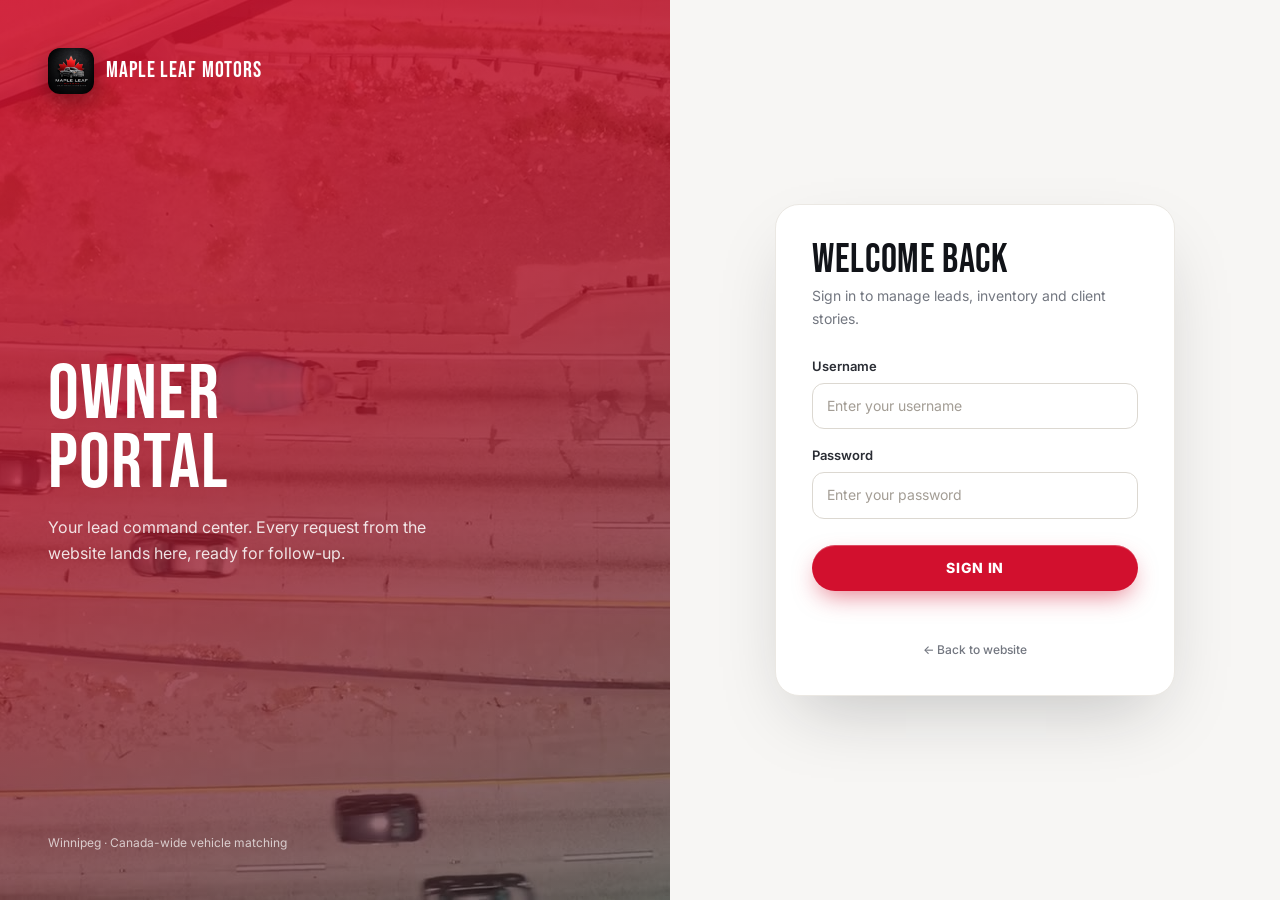
<file: admin/index.html>
<!doctype html>
<html lang="en">
<head>
<meta charset="utf-8">
<meta name="viewport" content="width=device-width,initial-scale=1">
<meta name="robots" content="noindex">
<title>Admin Login | Maple Leaf Motors</title>
<link rel="stylesheet" href="../assets/css/styles.css?v=14">
<link rel="stylesheet" href="../assets/css/design.css?v=14">
<link rel="stylesheet" href="../assets/css/admin.css?v=15">
<link rel="icon" href="../assets/images/maple-leaf-motors-logo.png">
</head>
<body>
<div class="admin-login">
  <section class="login-visual" aria-hidden="true">
    <video autoplay muted loop playsinline preload="metadata" poster="../assets/video/highway-poster.jpg">
      <source src="../assets/video/highway-mobile.mp4" type="video/mp4">
    </video>
    <div class="login-brand">
      <img src="../assets/images/maple-leaf-motors-logo.png" alt="">
      <span>Maple Leaf Motors</span>
    </div>
    <div>
      <h1>Owner<br>Portal</h1>
      <p>Your lead command center. Every request from the website lands here, ready for follow-up.</p>
    </div>
    <small>Winnipeg · Canada-wide vehicle matching</small>
  </section>

  <section class="login-panel">
    <form id="loginForm" class="login-card">
      <h2>Welcome back</h2>
      <p class="muted">Sign in to manage leads, inventory and client stories.</p>
      <div class="form-group">
        <label for="username">Username</label>
        <input id="username" type="text" autocomplete="username" placeholder="Enter your username">
      </div>
      <div class="form-group">
        <label for="password">Password</label>
        <input id="password" type="password" autocomplete="current-password" placeholder="Enter your password">
      </div>
      <button class="btn btn-full" type="submit">Sign in</button>
      <p id="msg" class="muted" style="margin:12px 0 0;font-size:13px;text-align:center;"></p>
      <p class="login-foot"><a href="../index.html">← Back to website</a></p>
    </form>
  </section>
</div>
<script src="../assets/js/admin.js?v=14"></script>
</body>
</html>
</file>
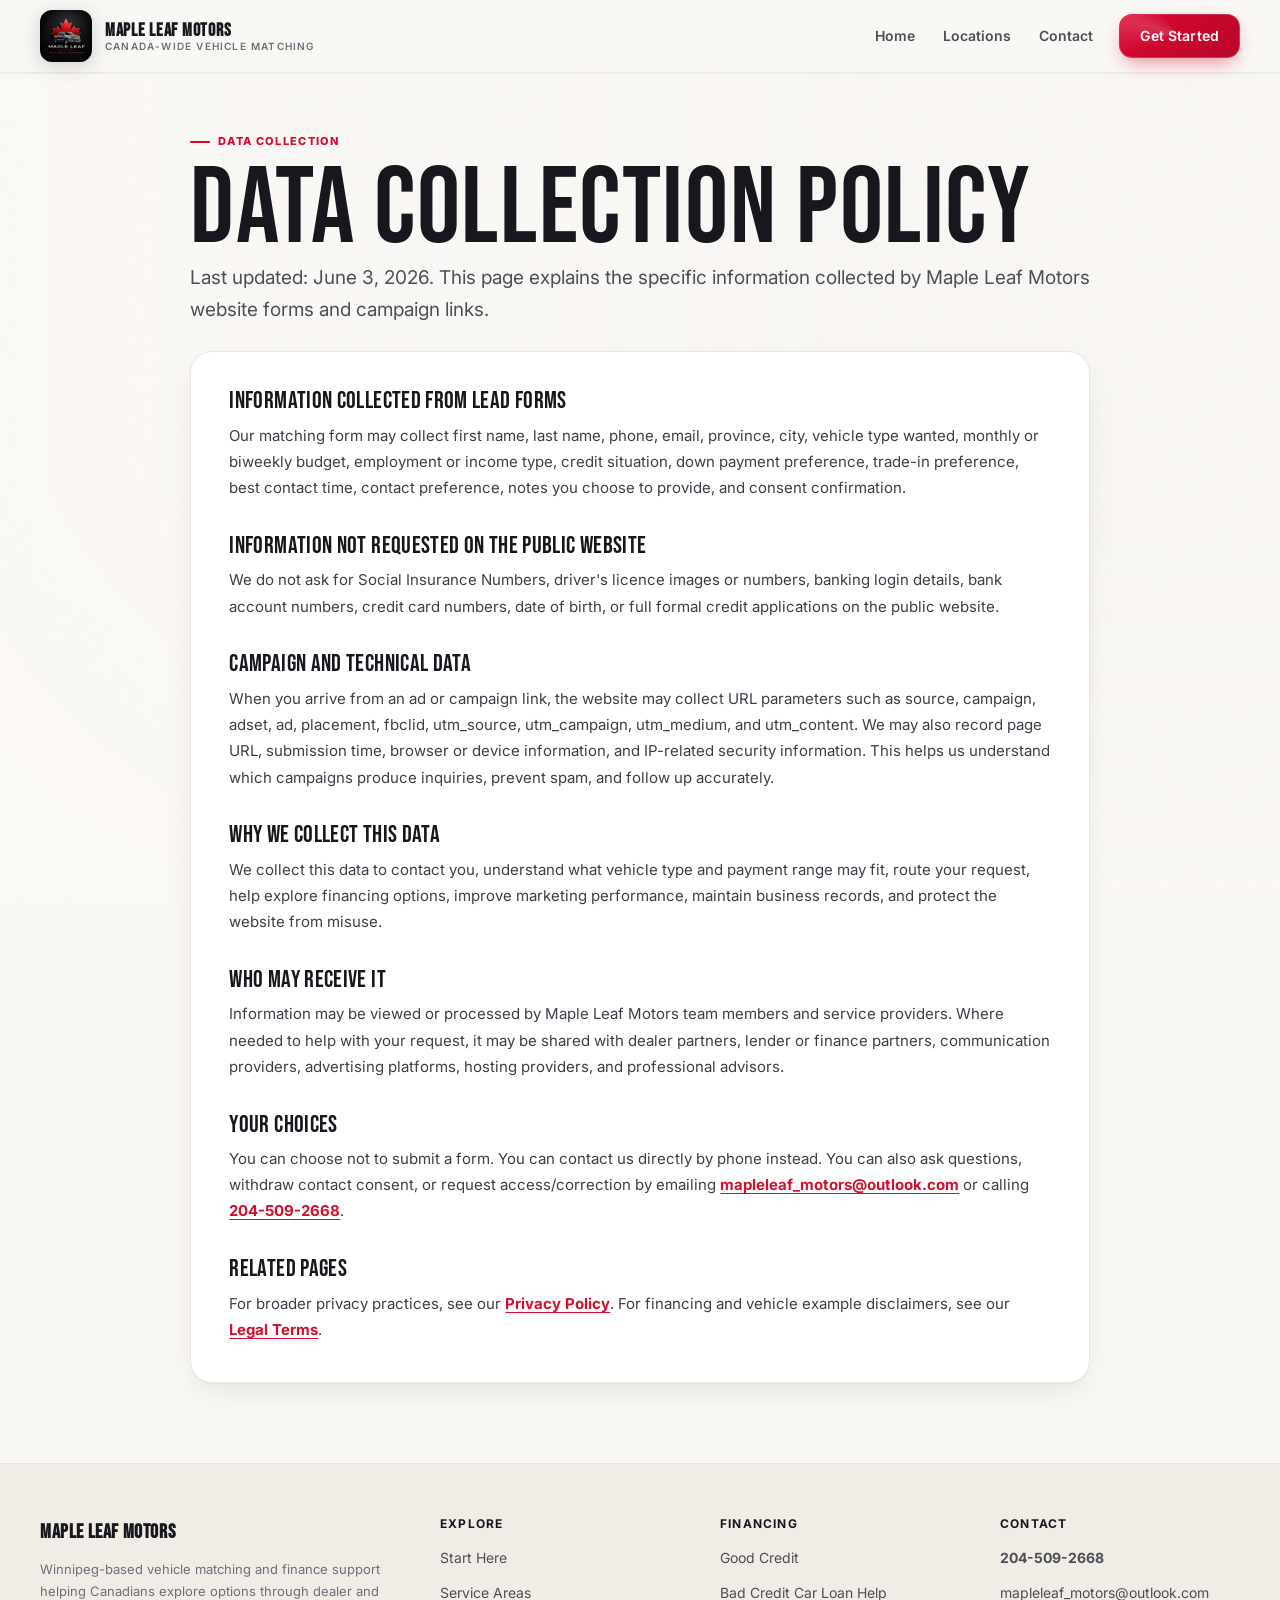
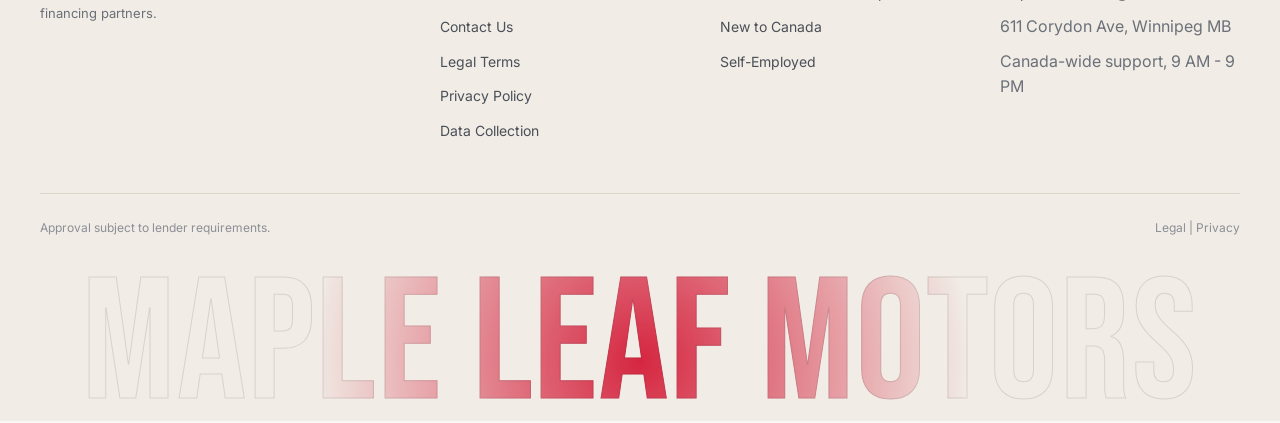
<file: data-collection.html>
<!doctype html>
<html lang="en">
<head>
<meta charset="utf-8">
<meta name="viewport" content="width=device-width,initial-scale=1">
<!-- Meta Pixel Code -->
<script>
!function(f,b,e,v,n,t,s)
{if(f.fbq)return;n=f.fbq=function(){n.callMethod?
n.callMethod.apply(n,arguments):n.queue.push(arguments)};
if(!f._fbq)f._fbq=n;n.push=n;n.loaded=!0;n.version='2.0';
n.queue=[];t=b.createElement(e);t.async=!0;
t.src=v;s=b.getElementsByTagName(e)[0];
s.parentNode.insertBefore(t,s)}(window, document,'script',
'https://connect.facebook.net/en_US/fbevents.js');
fbq('init', '1078447861507419');
fbq('track', 'PageView');
</script>
<noscript><img height="1" width="1" style="display:none"
src="https://www.facebook.com/tr?id=1078447861507419&ev=PageView&noscript=1"
/></noscript>
<!-- End Meta Pixel Code -->
<title>Data Collection Policy | Maple Leaf Motors</title>
<meta name="description" content="Data collection policy for Maple Leaf Motors lead forms, advertising campaign tracking, consent, and public website submissions.">
<meta property="og:title" content="Data Collection Policy | Maple Leaf Motors">
<meta property="og:description" content="What data Maple Leaf Motors collects through website lead forms and why it is collected.">
<link rel="stylesheet" href="assets/css/styles.css?v=14">
<link rel="stylesheet" href="assets/css/design.css?v=14">
<link rel="stylesheet" href="assets/css/remaster.css?v=14">
<link rel="icon" href="assets/images/maple-leaf-motors-logo.png">
</head>
<body>

<nav class="nav">
  <div class="container nav-inner">
    <a class="brand" href="index.html">
      <img src="assets/images/maple-leaf-motors-logo.png" alt="Maple Leaf Motors logo">
      <div class="brand-text">
        <span class="brand-name">Maple Leaf Motors</span>
        <span class="brand-sub">Canada-Wide Vehicle Matching</span>
      </div>
    </a>
    <button class="menu-btn" id="mobileToggle">Menu</button>
    <div class="nav-links" id="navLinks">
      <a href="index.html">Home</a>
      <a href="locations.html">Locations</a>
      <a href="contact.html">Contact</a>
      <a class="nav-cta" href="financing.html#approval">Get Started</a>
    </div>
  </div>
</nav>

<main class="section policy-page">
  <div class="container policy-container">
    <div class="eyebrow">Data Collection</div>
    <h1>Data Collection Policy</h1>
    <p class="lead">Last updated: June 3, 2026. This page explains the specific information collected by Maple Leaf Motors website forms and campaign links.</p>

    <div class="disclosure-card policy-card">
      <h2>Information Collected From Lead Forms</h2>
      <p>Our matching form may collect first name, last name, phone, email, province, city, vehicle type wanted, monthly or biweekly budget, employment or income type, credit situation, down payment preference, trade-in preference, best contact time, contact preference, notes you choose to provide, and consent confirmation.</p>

      <h2>Information Not Requested on the Public Website</h2>
      <p>We do not ask for Social Insurance Numbers, driver's licence images or numbers, banking login details, bank account numbers, credit card numbers, date of birth, or full formal credit applications on the public website.</p>

      <h2>Campaign and Technical Data</h2>
      <p>When you arrive from an ad or campaign link, the website may collect URL parameters such as source, campaign, adset, ad, placement, fbclid, utm_source, utm_campaign, utm_medium, and utm_content. We may also record page URL, submission time, browser or device information, and IP-related security information. This helps us understand which campaigns produce inquiries, prevent spam, and follow up accurately.</p>

      <h2>Why We Collect This Data</h2>
      <p>We collect this data to contact you, understand what vehicle type and payment range may fit, route your request, help explore financing options, improve marketing performance, maintain business records, and protect the website from misuse.</p>

      <h2>Who May Receive It</h2>
      <p>Information may be viewed or processed by Maple Leaf Motors team members and service providers. Where needed to help with your request, it may be shared with dealer partners, lender or finance partners, communication providers, advertising platforms, hosting providers, and professional advisors.</p>

      <h2>Your Choices</h2>
      <p>You can choose not to submit a form. You can contact us directly by phone instead. You can also ask questions, withdraw contact consent, or request access/correction by emailing <a href="mailto:mapleleaf_motors@outlook.com">mapleleaf_motors@outlook.com</a> or calling <a href="tel:12045092668">204-509-2668</a>.</p>

      <h2>Related Pages</h2>
      <p>For broader privacy practices, see our <a href="privacy.html">Privacy Policy</a>. For financing and vehicle example disclaimers, see our <a href="legal.html">Legal Terms</a>.</p>
    </div>
  </div>
</main>

<footer class="footer">
  <div class="container">
    <div class="footer-grid">
      <div>
        <div class="footer-brand-name">Maple Leaf Motors</div>
        <p class="footer-desc">Winnipeg-based vehicle matching and finance support helping Canadians explore options through dealer and financing partners.</p>
      </div>
      <div>
        <h4>Explore</h4>
        <ul class="footer-links">
          <li><a href="financing.html">Start Here</a></li>
          <li><a href="locations.html">Service Areas</a></li>
          <li><a href="contact.html">Contact Us</a></li>
          <li><a href="legal.html">Legal Terms</a></li>
          <li><a href="privacy.html">Privacy Policy</a></li>
          <li><a href="data-collection.html">Data Collection</a></li>
        </ul>
      </div>
      <div>
        <h4>Financing</h4>
        <ul class="footer-links">
          <li><a href="financing.html#approval">Good Credit</a></li>
          <li><a href="financing.html#approval">Bad Credit Car Loan Help</a></li>
          <li><a href="financing.html#approval">New to Canada</a></li>
          <li><a href="financing.html#approval">Self-Employed</a></li>
        </ul>
      </div>
      <div>
        <h4>Contact</h4>
        <ul class="footer-links">
          <li><a href="tel:12045092668" class="footer-phone-link">204-509-2668</a></li>
          <li><a href="mailto:mapleleaf_motors@outlook.com">mapleleaf_motors@outlook.com</a></li>
          <li>611 Corydon Ave, Winnipeg MB</li>
          <li>Canada-wide support, 9 AM - 9 PM</li>
        </ul>
      </div>
    </div>
    <div class="footer-bottom">
      <span>Approval subject to lender requirements.</span>
      <span><a href="legal.html">Legal</a> | <a href="privacy.html">Privacy</a></span>
    </div>
  </div>
</footer>

<script src="assets/js/app.js?v=14"></script>
<script src="assets/js/remaster.js?v=14"></script>
</body>
</html>
</file>
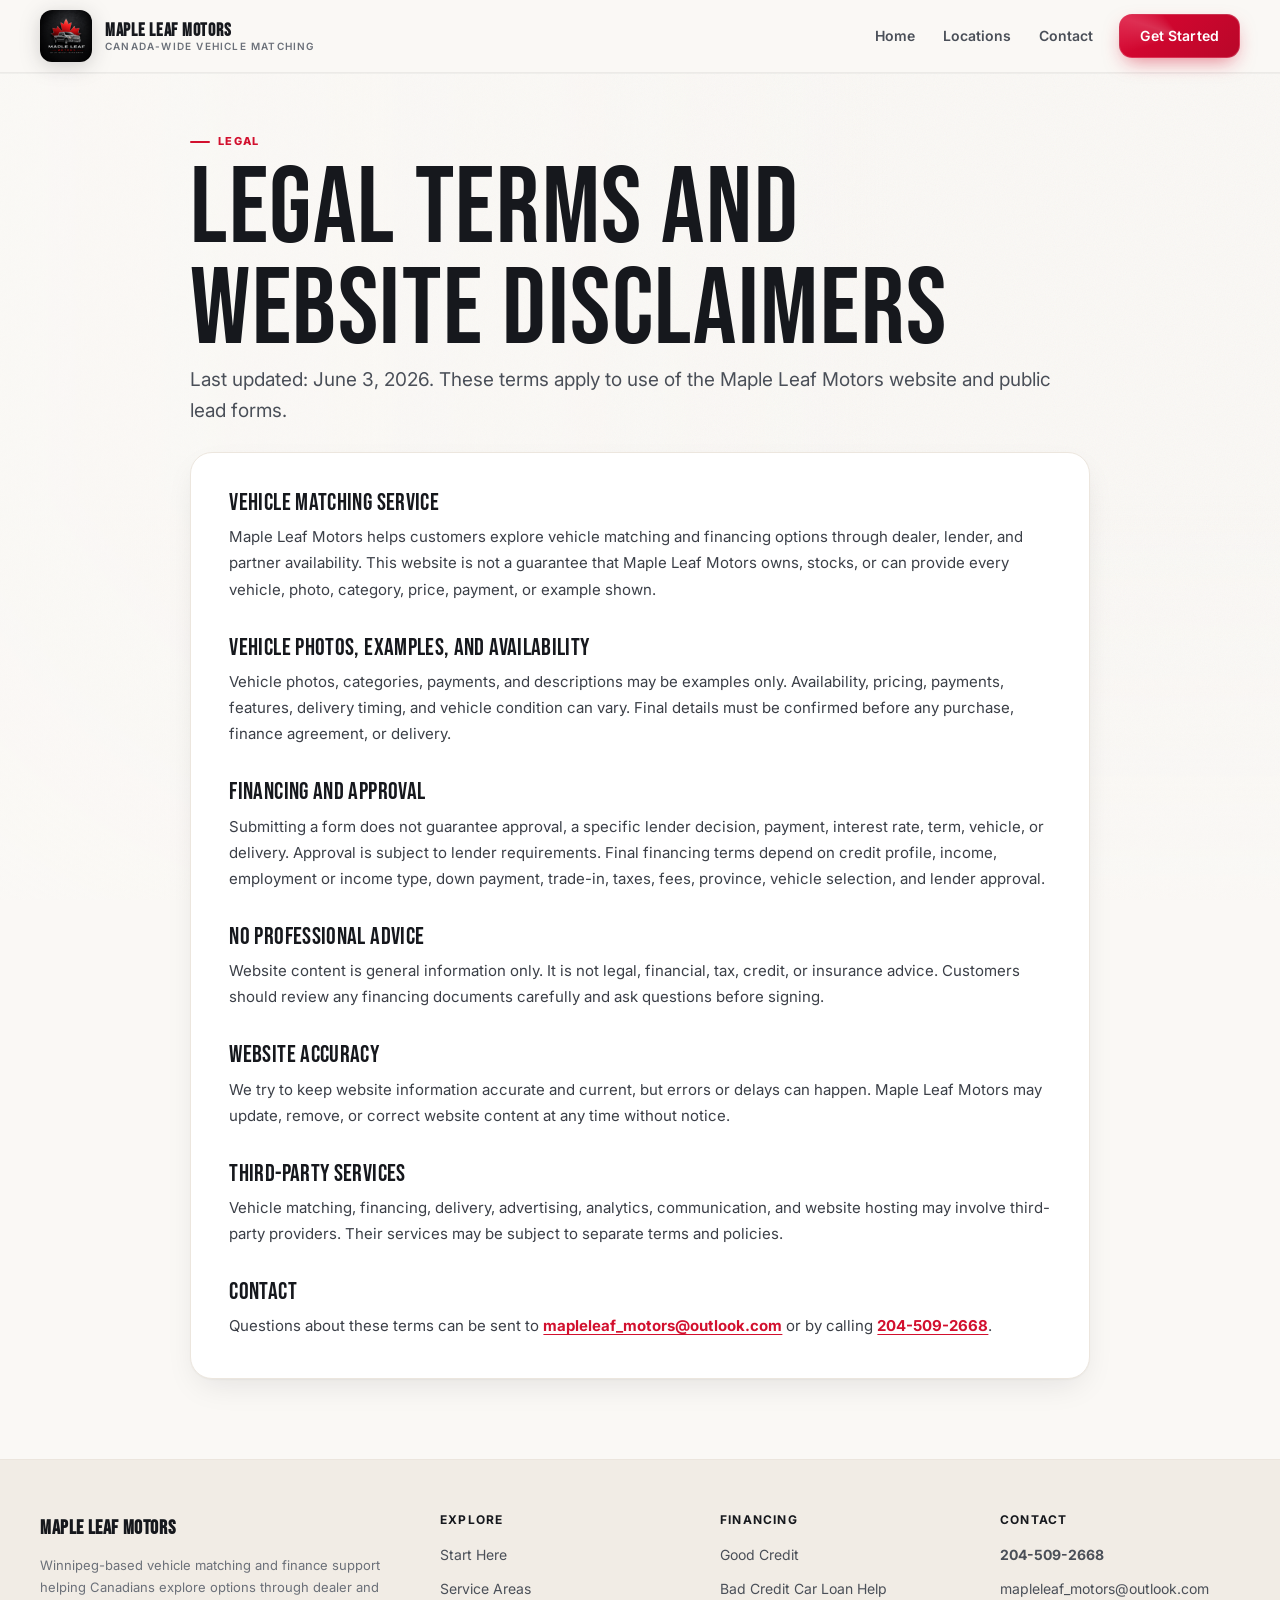
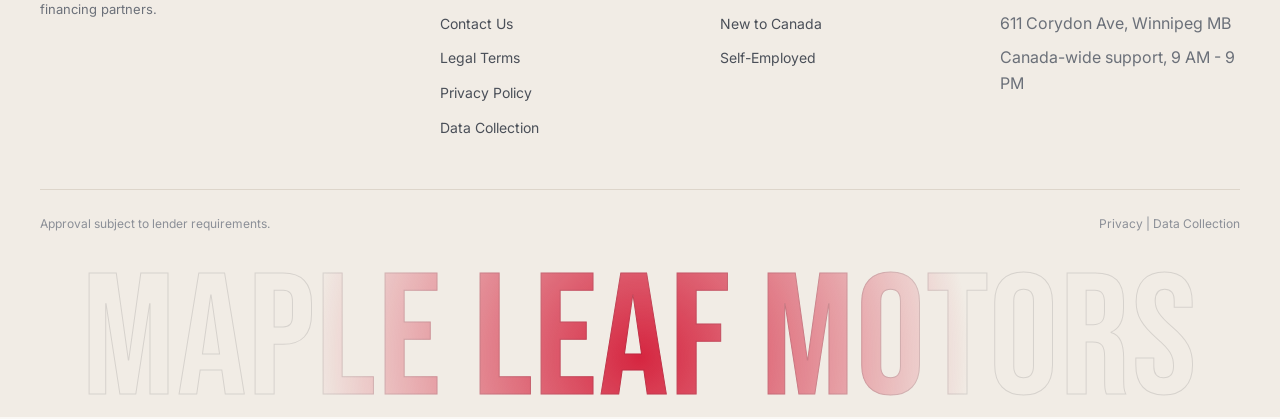
<file: legal.html>
<!doctype html>
<html lang="en">
<head>
<meta charset="utf-8">
<meta name="viewport" content="width=device-width,initial-scale=1">
<!-- Meta Pixel Code -->
<script>
!function(f,b,e,v,n,t,s)
{if(f.fbq)return;n=f.fbq=function(){n.callMethod?
n.callMethod.apply(n,arguments):n.queue.push(arguments)};
if(!f._fbq)f._fbq=n;n.push=n;n.loaded=!0;n.version='2.0';
n.queue=[];t=b.createElement(e);t.async=!0;
t.src=v;s=b.getElementsByTagName(e)[0];
s.parentNode.insertBefore(t,s)}(window, document,'script',
'https://connect.facebook.net/en_US/fbevents.js');
fbq('init', '1078447861507419');
fbq('track', 'PageView');
</script>
<noscript><img height="1" width="1" style="display:none"
src="https://www.facebook.com/tr?id=1078447861507419&ev=PageView&noscript=1"
/></noscript>
<!-- End Meta Pixel Code -->
<title>Legal Terms | Maple Leaf Motors</title>
<meta name="description" content="Legal terms and website disclaimers for Maple Leaf Motors vehicle financing and matching services in Canada.">
<meta property="og:title" content="Legal Terms | Maple Leaf Motors">
<meta property="og:description" content="Website terms, financing disclaimers, vehicle example disclosures, and contact information for Maple Leaf Motors.">
<link rel="stylesheet" href="assets/css/styles.css?v=14">
<link rel="stylesheet" href="assets/css/design.css?v=14">
<link rel="stylesheet" href="assets/css/remaster.css?v=14">
<link rel="icon" href="assets/images/maple-leaf-motors-logo.png">
</head>
<body>

<nav class="nav">
  <div class="container nav-inner">
    <a class="brand" href="index.html">
      <img src="assets/images/maple-leaf-motors-logo.png" alt="Maple Leaf Motors logo">
      <div class="brand-text">
        <span class="brand-name">Maple Leaf Motors</span>
        <span class="brand-sub">Canada-Wide Vehicle Matching</span>
      </div>
    </a>
    <button class="menu-btn" id="mobileToggle">Menu</button>
    <div class="nav-links" id="navLinks">
      <a href="index.html">Home</a>
      <a href="locations.html">Locations</a>
      <a href="contact.html">Contact</a>
      <a class="nav-cta" href="financing.html#approval">Get Started</a>
    </div>
  </div>
</nav>

<main class="section policy-page">
  <div class="container policy-container">
    <div class="eyebrow">Legal</div>
    <h1>Legal Terms and Website Disclaimers</h1>
    <p class="lead">Last updated: June 3, 2026. These terms apply to use of the Maple Leaf Motors website and public lead forms.</p>

    <div class="disclosure-card policy-card">
      <h2>Vehicle Matching Service</h2>
      <p>Maple Leaf Motors helps customers explore vehicle matching and financing options through dealer, lender, and partner availability. This website is not a guarantee that Maple Leaf Motors owns, stocks, or can provide every vehicle, photo, category, price, payment, or example shown.</p>

      <h2>Vehicle Photos, Examples, and Availability</h2>
      <p>Vehicle photos, categories, payments, and descriptions may be examples only. Availability, pricing, payments, features, delivery timing, and vehicle condition can vary. Final details must be confirmed before any purchase, finance agreement, or delivery.</p>

      <h2>Financing and Approval</h2>
      <p>Submitting a form does not guarantee approval, a specific lender decision, payment, interest rate, term, vehicle, or delivery. Approval is subject to lender requirements. Final financing terms depend on credit profile, income, employment or income type, down payment, trade-in, taxes, fees, province, vehicle selection, and lender approval.</p>

      <h2>No Professional Advice</h2>
      <p>Website content is general information only. It is not legal, financial, tax, credit, or insurance advice. Customers should review any financing documents carefully and ask questions before signing.</p>

      <h2>Website Accuracy</h2>
      <p>We try to keep website information accurate and current, but errors or delays can happen. Maple Leaf Motors may update, remove, or correct website content at any time without notice.</p>

      <h2>Third-Party Services</h2>
      <p>Vehicle matching, financing, delivery, advertising, analytics, communication, and website hosting may involve third-party providers. Their services may be subject to separate terms and policies.</p>

      <h2>Contact</h2>
      <p>Questions about these terms can be sent to <a href="mailto:mapleleaf_motors@outlook.com">mapleleaf_motors@outlook.com</a> or by calling <a href="tel:12045092668">204-509-2668</a>.</p>
    </div>
  </div>
</main>

<footer class="footer">
  <div class="container">
    <div class="footer-grid">
      <div>
        <div class="footer-brand-name">Maple Leaf Motors</div>
        <p class="footer-desc">Winnipeg-based vehicle matching and finance support helping Canadians explore options through dealer and financing partners.</p>
      </div>
      <div>
        <h4>Explore</h4>
        <ul class="footer-links">
          <li><a href="financing.html">Start Here</a></li>
          <li><a href="locations.html">Service Areas</a></li>
          <li><a href="contact.html">Contact Us</a></li>
          <li><a href="legal.html">Legal Terms</a></li>
          <li><a href="privacy.html">Privacy Policy</a></li>
          <li><a href="data-collection.html">Data Collection</a></li>
        </ul>
      </div>
      <div>
        <h4>Financing</h4>
        <ul class="footer-links">
          <li><a href="financing.html#approval">Good Credit</a></li>
          <li><a href="financing.html#approval">Bad Credit Car Loan Help</a></li>
          <li><a href="financing.html#approval">New to Canada</a></li>
          <li><a href="financing.html#approval">Self-Employed</a></li>
        </ul>
      </div>
      <div>
        <h4>Contact</h4>
        <ul class="footer-links">
          <li><a href="tel:12045092668" class="footer-phone-link">204-509-2668</a></li>
          <li><a href="mailto:mapleleaf_motors@outlook.com">mapleleaf_motors@outlook.com</a></li>
          <li>611 Corydon Ave, Winnipeg MB</li>
          <li>Canada-wide support, 9 AM - 9 PM</li>
        </ul>
      </div>
    </div>
    <div class="footer-bottom">
      <span>Approval subject to lender requirements.</span>
      <span><a href="privacy.html">Privacy</a> | <a href="data-collection.html">Data Collection</a></span>
    </div>
  </div>
</footer>

<script src="assets/js/app.js?v=14"></script>
<script src="assets/js/remaster.js?v=14"></script>
</body>
</html>
</file>
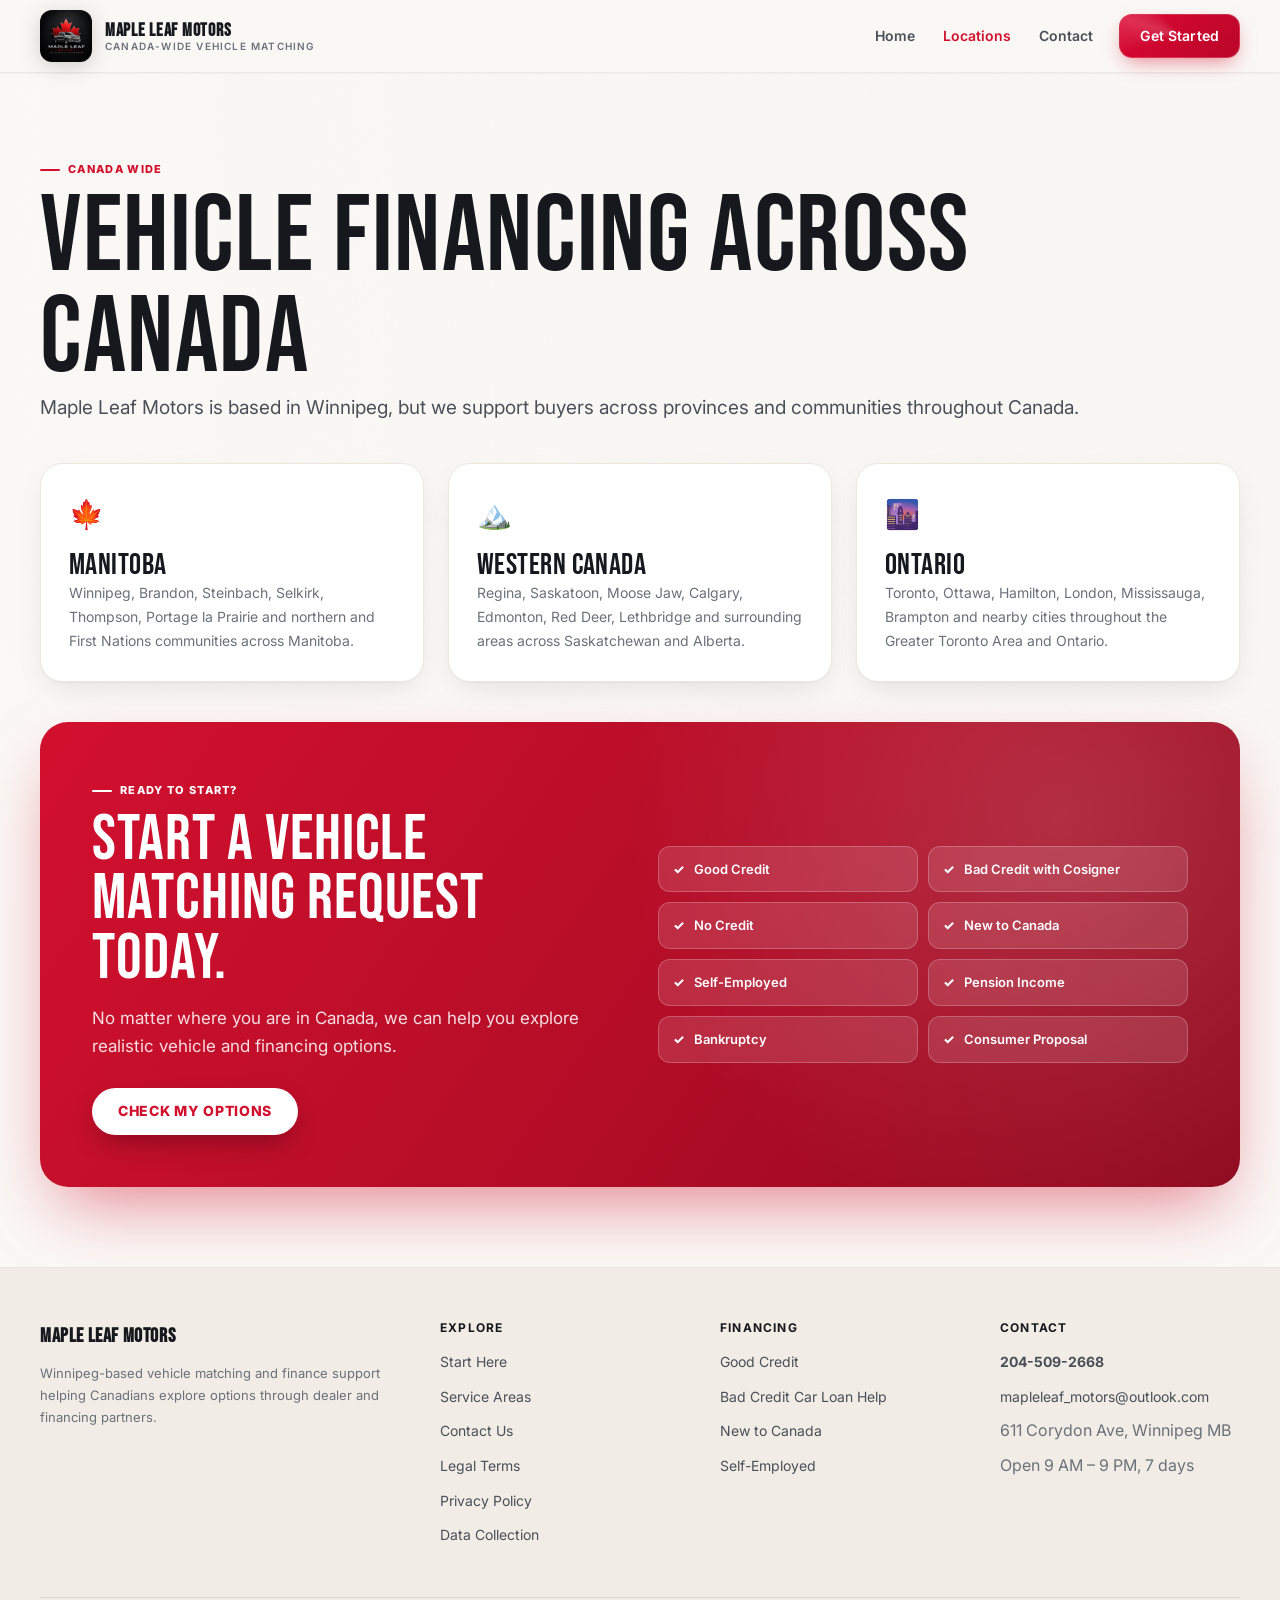
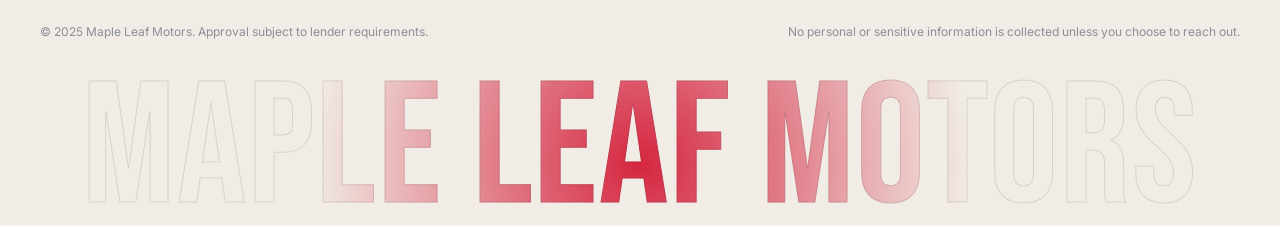
<file: locations.html>
<!doctype html>
<html lang="en">
<head>
<meta charset="utf-8">
<meta name="viewport" content="width=device-width,initial-scale=1">
<!-- Meta Pixel Code -->
<script>
!function(f,b,e,v,n,t,s)
{if(f.fbq)return;n=f.fbq=function(){n.callMethod?
n.callMethod.apply(n,arguments):n.queue.push(arguments)};
if(!f._fbq)f._fbq=n;n.push=n;n.loaded=!0;n.version='2.0';
n.queue=[];t=b.createElement(e);t.async=!0;
t.src=v;s=b.getElementsByTagName(e)[0];
s.parentNode.insertBefore(t,s)}(window, document,'script',
'https://connect.facebook.net/en_US/fbevents.js');
fbq('init', '1078447861507419');
fbq('track', 'PageView');
</script>
<noscript><img height="1" width="1" style="display:none"
src="https://www.facebook.com/tr?id=1078447861507419&ev=PageView&noscript=1"
/></noscript>
<!-- End Meta Pixel Code -->
<title>Vehicle Financing Across Canada | Maple Leaf Motors</title>
<meta name="description" content="Canada-wide vehicle financing and vehicle matching support from Maple Leaf Motors in Winnipeg, serving Manitoba, Saskatchewan, Alberta, Ontario, and communities across Canada.">
<meta name="keywords" content="Canada-wide vehicle financing, vehicle financing Winnipeg, car loan Canada, truck financing Canada, SUV financing, bad credit car loan Canada">
<meta property="og:title" content="Vehicle Financing Across Canada | Maple Leaf Motors">
<meta property="og:description" content="Vehicle financing support across Winnipeg, Manitoba, Saskatchewan, Alberta, Ontario and First Nations communities.">
<link rel="stylesheet" href="assets/css/styles.css?v=14">
<link rel="stylesheet" href="assets/css/design.css?v=14">
<link rel="stylesheet" href="assets/css/remaster.css?v=14">
<link rel="icon" href="assets/images/maple-leaf-motors-logo.png">
<script type="application/ld+json">{"@context":"https://schema.org","@type":"AutoDealer","name":"Maple Leaf Motors","telephone":"+1-204-509-2668","email":"mapleleaf_motors@outlook.com","address":{"@type":"PostalAddress","streetAddress":"611 Corydon Ave","addressLocality":"Winnipeg","addressRegion":"MB","postalCode":"R3L 0P3","addressCountry":"CA"},"openingHours":"Mo-Su 09:00-21:00"}</script>
</head>
<body>

<!-- NAV -->
<nav class="nav">
  <div class="container nav-inner">
    <a class="brand" href="index.html">
      <img src="assets/images/maple-leaf-motors-logo.png" alt="Maple Leaf Motors">
      <div class="brand-text">
        <span class="brand-name">Maple Leaf Motors</span>
        <span class="brand-sub">Canada-Wide Vehicle Matching</span>
      </div>
    </a>
    <button class="menu-btn" id="mobileToggle">☰ Menu</button>
    <div class="nav-links" id="navLinks">
      <a href="index.html">Home</a>
      <a class="active" href="locations.html">Locations</a>
      <a href="contact.html">Contact</a>
      <a class="nav-cta" href="financing.html#approval">Get Started</a>
    </div>
  </div>
</nav>

<section class="section">
  <div class="container">
    <div class="eyebrow">Canada Wide</div>
    <h1>Vehicle Financing Across Canada</h1>
    <p class="lead" style="margin-bottom:40px;">Maple Leaf Motors is based in Winnipeg, but we support buyers across provinces and communities throughout Canada.</p>

    <div class="grid-3" style="margin-bottom:40px;">
      <div class="card" style="padding:28px;">
        <div style="font-size:28px;margin-bottom:12px;">🍁</div>
        <h3>Manitoba</h3>
        <p style="color:var(--muted);font-family:var(--font-ui);font-size:14px;line-height:1.7;">Winnipeg, Brandon, Steinbach, Selkirk, Thompson, Portage la Prairie and northern and First Nations communities across Manitoba.</p>
      </div>
      <div class="card" style="padding:28px;">
        <div style="font-size:28px;margin-bottom:12px;">🏔️</div>
        <h3>Western Canada</h3>
        <p style="color:var(--muted);font-family:var(--font-ui);font-size:14px;line-height:1.7;">Regina, Saskatoon, Moose Jaw, Calgary, Edmonton, Red Deer, Lethbridge and surrounding areas across Saskatchewan and Alberta.</p>
      </div>
      <div class="card" style="padding:28px;">
        <div style="font-size:28px;margin-bottom:12px;">🌆</div>
        <h3>Ontario</h3>
        <p style="color:var(--muted);font-family:var(--font-ui);font-size:14px;line-height:1.7;">Toronto, Ottawa, Hamilton, London, Mississauga, Brampton and nearby cities throughout the Greater Toronto Area and Ontario.</p>
      </div>
    </div>

    <div class="approval-band">
      <div style="position:relative;z-index:1;">
        <div class="eyebrow">Ready to Start?</div>
        <h2>Start a vehicle matching request today.</h2>
        <p class="lead">No matter where you are in Canada, we can help you explore realistic vehicle and financing options.</p>
        <div style="display:flex;gap:12px;flex-wrap:wrap;margin-top:4px;">
          <a class="btn btn-outline-white" href="financing.html#approval">Check My Options</a>
        </div>
      </div>
      <div class="check-grid">
        <div class="check">Good Credit</div>
        <div class="check">Bad Credit with Cosigner</div>
        <div class="check">No Credit</div>
        <div class="check">New to Canada</div>
        <div class="check">Self-Employed</div>
        <div class="check">Pension Income</div>
        <div class="check">Bankruptcy</div>
        <div class="check">Consumer Proposal</div>
      </div>
    </div>
  </div>
</section>

<!-- FOOTER -->
<footer class="footer">
  <div class="container">
    <div class="footer-grid">
      <div>
        <div class="footer-brand-name">Maple Leaf Motors</div>
        <p class="footer-desc">Winnipeg-based vehicle matching and finance support helping Canadians explore options through dealer and financing partners.</p>
      </div>
      <div>
        <h4>Explore</h4>
        <ul class="footer-links">
          <li><a href="financing.html">Start Here</a></li>
          <li><a href="locations.html">Service Areas</a></li>
          <li><a href="contact.html">Contact Us</a></li>
          <li><a href="legal.html">Legal Terms</a></li>
          <li><a href="privacy.html">Privacy Policy</a></li>
          <li><a href="data-collection.html">Data Collection</a></li>
        </ul>
      </div>
      <div>
        <h4>Financing</h4>
        <ul class="footer-links">
          <li><a href="financing.html">Good Credit</a></li>
          <li><a href="financing.html">Bad Credit Car Loan Help</a></li>
          <li><a href="financing.html">New to Canada</a></li>
          <li><a href="financing.html">Self-Employed</a></li>
        </ul>
      </div>
      <div>
        <h4>Contact</h4>
        <ul class="footer-links">
          <li><a href="tel:12045092668" class="footer-phone-link">204-509-2668</a></li>
          <li><a href="mailto:mapleleaf_motors@outlook.com">mapleleaf_motors@outlook.com</a></li>
          <li>611 Corydon Ave, Winnipeg MB</li>
          <li>Open 9 AM – 9 PM, 7 days</li>
        </ul>
      </div>
    </div>
    <div class="footer-bottom">
      <span>© 2025 Maple Leaf Motors. Approval subject to lender requirements.</span>
      <span>No personal or sensitive information is collected unless you choose to reach out.</span>
    </div>
  </div>
</footer>

<div class="sticky-mobile">
  <div class="sticky-bar">
    <a href="tel:12045092668">📞 Call</a>
    <a class="primary" href="financing.html#approval">Check My Options</a>
  </div>
</div>

<script src="assets/js/app.js?v=14"></script>
<script src="assets/js/remaster.js?v=14"></script>
</body>
</html>
</file>
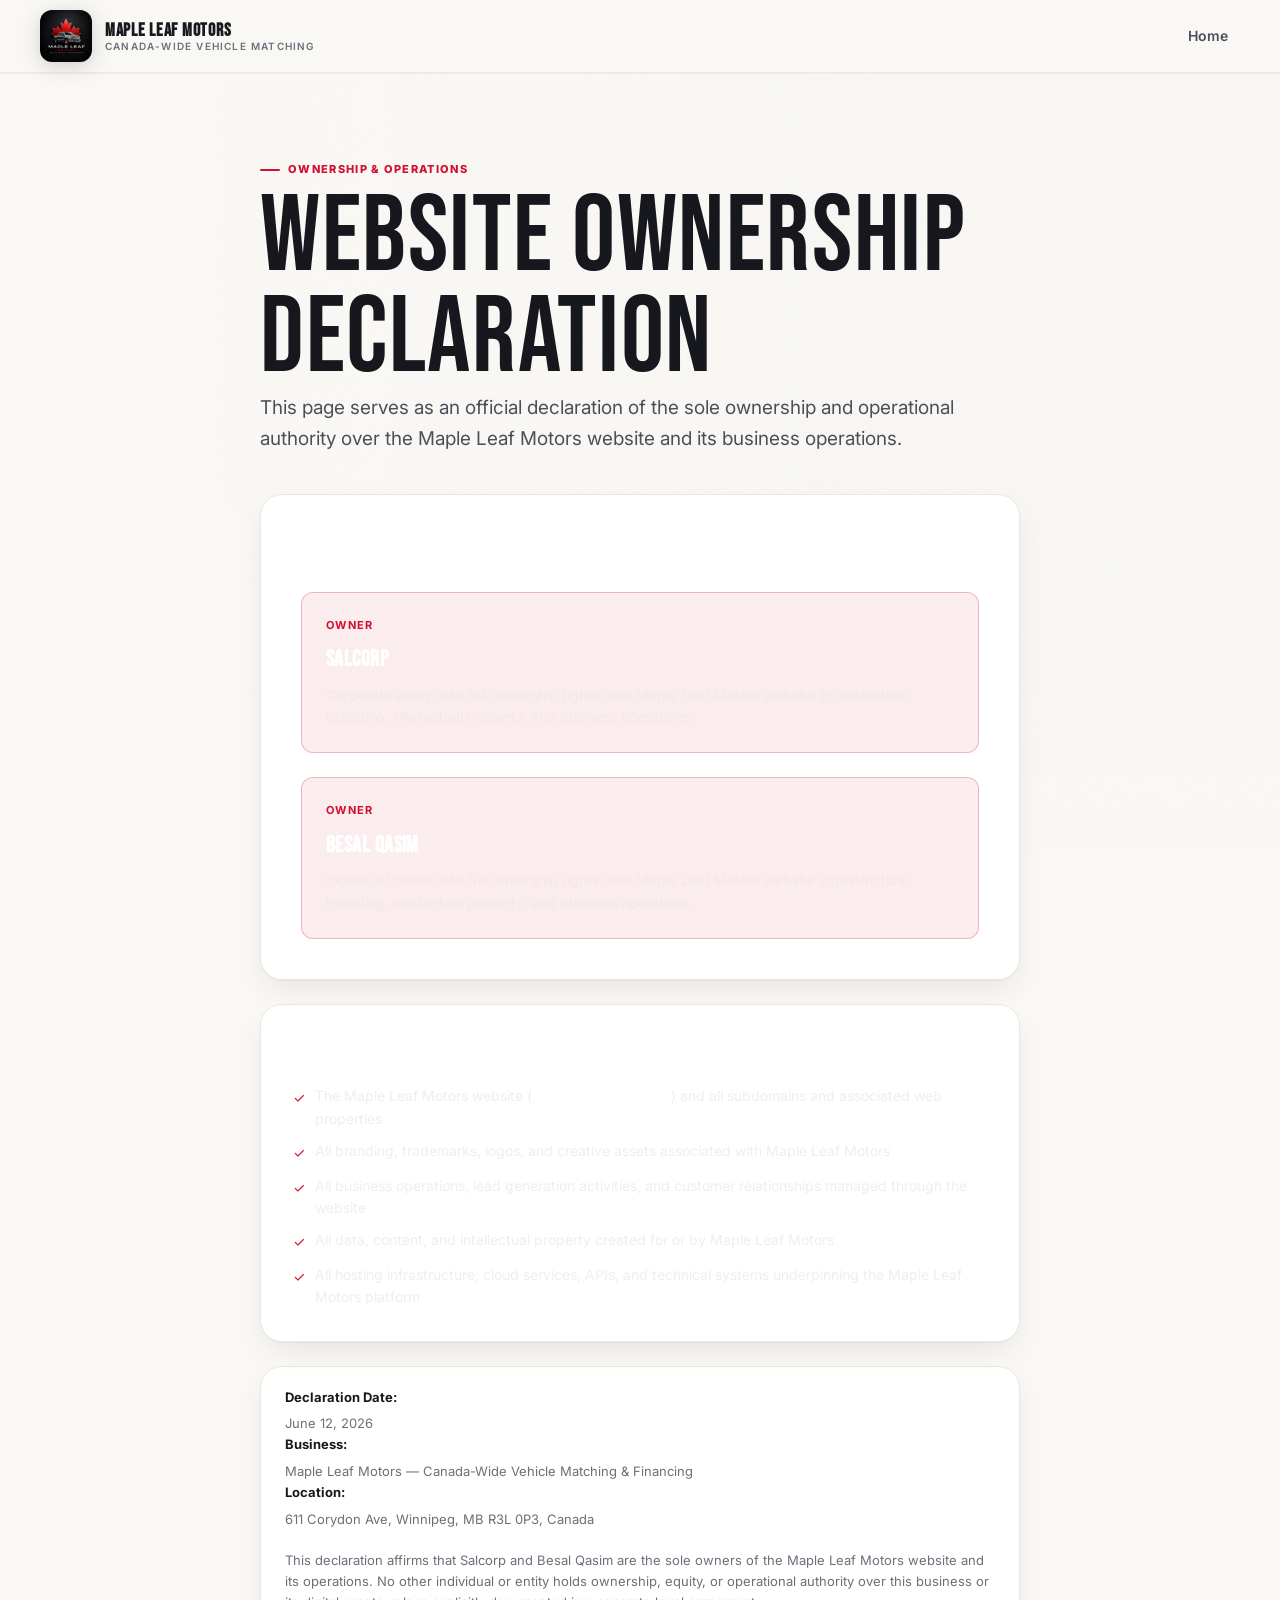
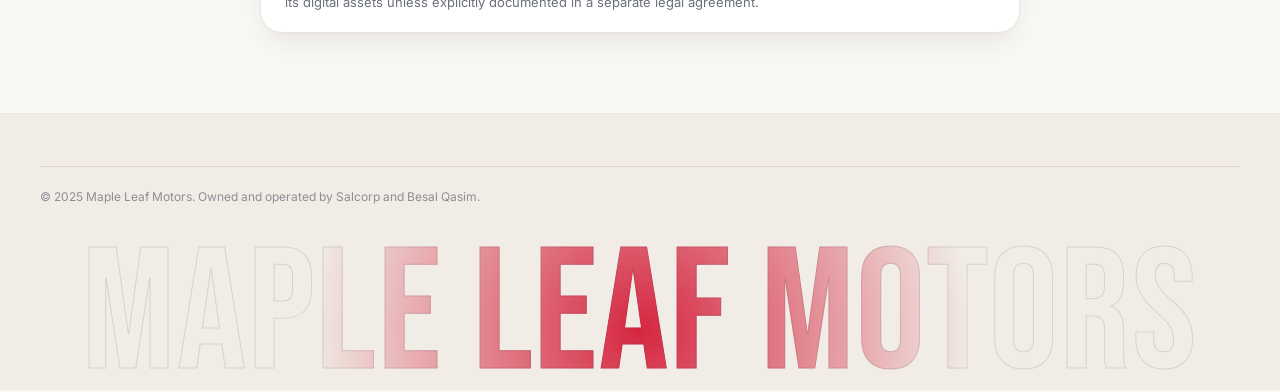
<file: ownership.html>
<!doctype html>
<html lang="en">
<head>
<meta charset="utf-8">
<meta name="viewport" content="width=device-width,initial-scale=1">
<!-- Meta Pixel Code -->
<script>
!function(f,b,e,v,n,t,s)
{if(f.fbq)return;n=f.fbq=function(){n.callMethod?
n.callMethod.apply(n,arguments):n.queue.push(arguments)};
if(!f._fbq)f._fbq=n;n.push=n;n.loaded=!0;n.version='2.0';
n.queue=[];t=b.createElement(e);t.async=!0;
t.src=v;s=b.getElementsByTagName(e)[0];
s.parentNode.insertBefore(t,s)}(window, document,'script',
'https://connect.facebook.net/en_US/fbevents.js');
fbq('init', '1078447861507419');
fbq('track', 'PageView');
</script>
<noscript><img height="1" width="1" style="display:none"
src="https://www.facebook.com/tr?id=1078447861507419&ev=PageView&noscript=1"
/></noscript>
<!-- End Meta Pixel Code -->
<title>Ownership & Operations | Maple Leaf Motors</title>
<meta name="robots" content="noindex, nofollow">
<link rel="stylesheet" href="assets/css/styles.css?v=14">
<link rel="stylesheet" href="assets/css/design.css?v=14">
<link rel="stylesheet" href="assets/css/remaster.css?v=14">
<link rel="icon" href="assets/images/maple-leaf-motors-logo.png">
</head>
<body>

<nav class="nav">
  <div class="container nav-inner">
    <a class="brand" href="index.html">
      <img src="assets/images/maple-leaf-motors-logo.png" alt="Maple Leaf Motors">
      <div class="brand-text">
        <span class="brand-name">Maple Leaf Motors</span>
        <span class="brand-sub">Canada-Wide Vehicle Matching</span>
      </div>
    </a>
    <div class="nav-links">
      <a href="index.html">Home</a>
    </div>
  </div>
</nav>

<section class="section">
  <div class="container" style="max-width:760px;">
    <div class="eyebrow">Ownership &amp; Operations</div>
    <h1>Website Ownership Declaration</h1>
    <p class="lead" style="margin-bottom:40px;">This page serves as an official declaration of the sole ownership and operational authority over the Maple Leaf Motors website and its business operations.</p>

    <div class="card" style="padding:40px;margin-bottom:24px;">
      <h3 style="margin-bottom:24px;color:#fff;">Sole Owners</h3>

      <div style="display:grid;gap:24px;">
        <div style="padding:24px;background:rgba(200,16,46,0.08);border:1px solid rgba(200,16,46,0.25);border-radius:12px;">
          <div style="font-size:11px;font-weight:700;letter-spacing:.12em;text-transform:uppercase;color:var(--gold2);margin-bottom:8px;">Owner</div>
          <div style="font-size:22px;font-weight:800;color:#fff;font-family:var(--font-display);letter-spacing:.02em;">Salcorp</div>
          <div style="color:rgba(232,232,232,0.55);font-size:14px;margin-top:6px;">Corporate entity with full ownership rights over Maple Leaf Motors website infrastructure, branding, intellectual property, and business operations.</div>
        </div>

        <div style="padding:24px;background:rgba(200,16,46,0.08);border:1px solid rgba(200,16,46,0.25);border-radius:12px;">
          <div style="font-size:11px;font-weight:700;letter-spacing:.12em;text-transform:uppercase;color:var(--gold2);margin-bottom:8px;">Owner</div>
          <div style="font-size:22px;font-weight:800;color:#fff;font-family:var(--font-display);letter-spacing:.02em;">Besal Qasim</div>
          <div style="color:rgba(232,232,232,0.55);font-size:14px;margin-top:6px;">Individual owner with full ownership rights over Maple Leaf Motors website infrastructure, branding, intellectual property, and business operations.</div>
        </div>
      </div>
    </div>

    <div class="card" style="padding:32px;margin-bottom:24px;">
      <h3 style="margin-bottom:16px;color:#fff;">Scope of Ownership</h3>
      <ul style="list-style:none;padding:0;margin:0;display:grid;gap:10px;">
        <li style="display:flex;align-items:flex-start;gap:10px;color:rgba(232,232,232,0.75);font-size:14px;line-height:1.6;">
          <span style="color:var(--gold2);margin-top:2px;flex-shrink:0;">&#10003;</span>
          <span>The Maple Leaf Motors website (<strong style="color:#fff;">mapleleafmotors.ca</strong>) and all subdomains and associated web properties</span>
        </li>
        <li style="display:flex;align-items:flex-start;gap:10px;color:rgba(232,232,232,0.75);font-size:14px;line-height:1.6;">
          <span style="color:var(--gold2);margin-top:2px;flex-shrink:0;">&#10003;</span>
          <span>All branding, trademarks, logos, and creative assets associated with Maple Leaf Motors</span>
        </li>
        <li style="display:flex;align-items:flex-start;gap:10px;color:rgba(232,232,232,0.75);font-size:14px;line-height:1.6;">
          <span style="color:var(--gold2);margin-top:2px;flex-shrink:0;">&#10003;</span>
          <span>All business operations, lead generation activities, and customer relationships managed through the website</span>
        </li>
        <li style="display:flex;align-items:flex-start;gap:10px;color:rgba(232,232,232,0.75);font-size:14px;line-height:1.6;">
          <span style="color:var(--gold2);margin-top:2px;flex-shrink:0;">&#10003;</span>
          <span>All data, content, and intellectual property created for or by Maple Leaf Motors</span>
        </li>
        <li style="display:flex;align-items:flex-start;gap:10px;color:rgba(232,232,232,0.75);font-size:14px;line-height:1.6;">
          <span style="color:var(--gold2);margin-top:2px;flex-shrink:0;">&#10003;</span>
          <span>All hosting infrastructure, cloud services, APIs, and technical systems underpinning the Maple Leaf Motors platform</span>
        </li>
      </ul>
    </div>

    <div class="disclosure-card">
      <strong>Declaration Date:</strong> June 12, 2026<br>
      <strong>Business:</strong> Maple Leaf Motors — Canada-Wide Vehicle Matching &amp; Financing<br>
      <strong>Location:</strong> 611 Corydon Ave, Winnipeg, MB R3L 0P3, Canada<br><br>
      This declaration affirms that Salcorp and Besal Qasim are the sole owners of the Maple Leaf Motors website and its operations. No other individual or entity holds ownership, equity, or operational authority over this business or its digital assets unless explicitly documented in a separate legal agreement.
    </div>
  </div>
</section>

<footer class="footer">
  <div class="container">
    <div class="footer-bottom" style="border-top:1px solid rgba(255,255,255,0.06);padding-top:20px;margin-top:0;">
      <span>© 2025 Maple Leaf Motors. Owned and operated by Salcorp and Besal Qasim.</span>
    </div>
  </div>
</footer>

<script src="assets/js/remaster.js?v=14"></script>
</body>
</html>
</file>
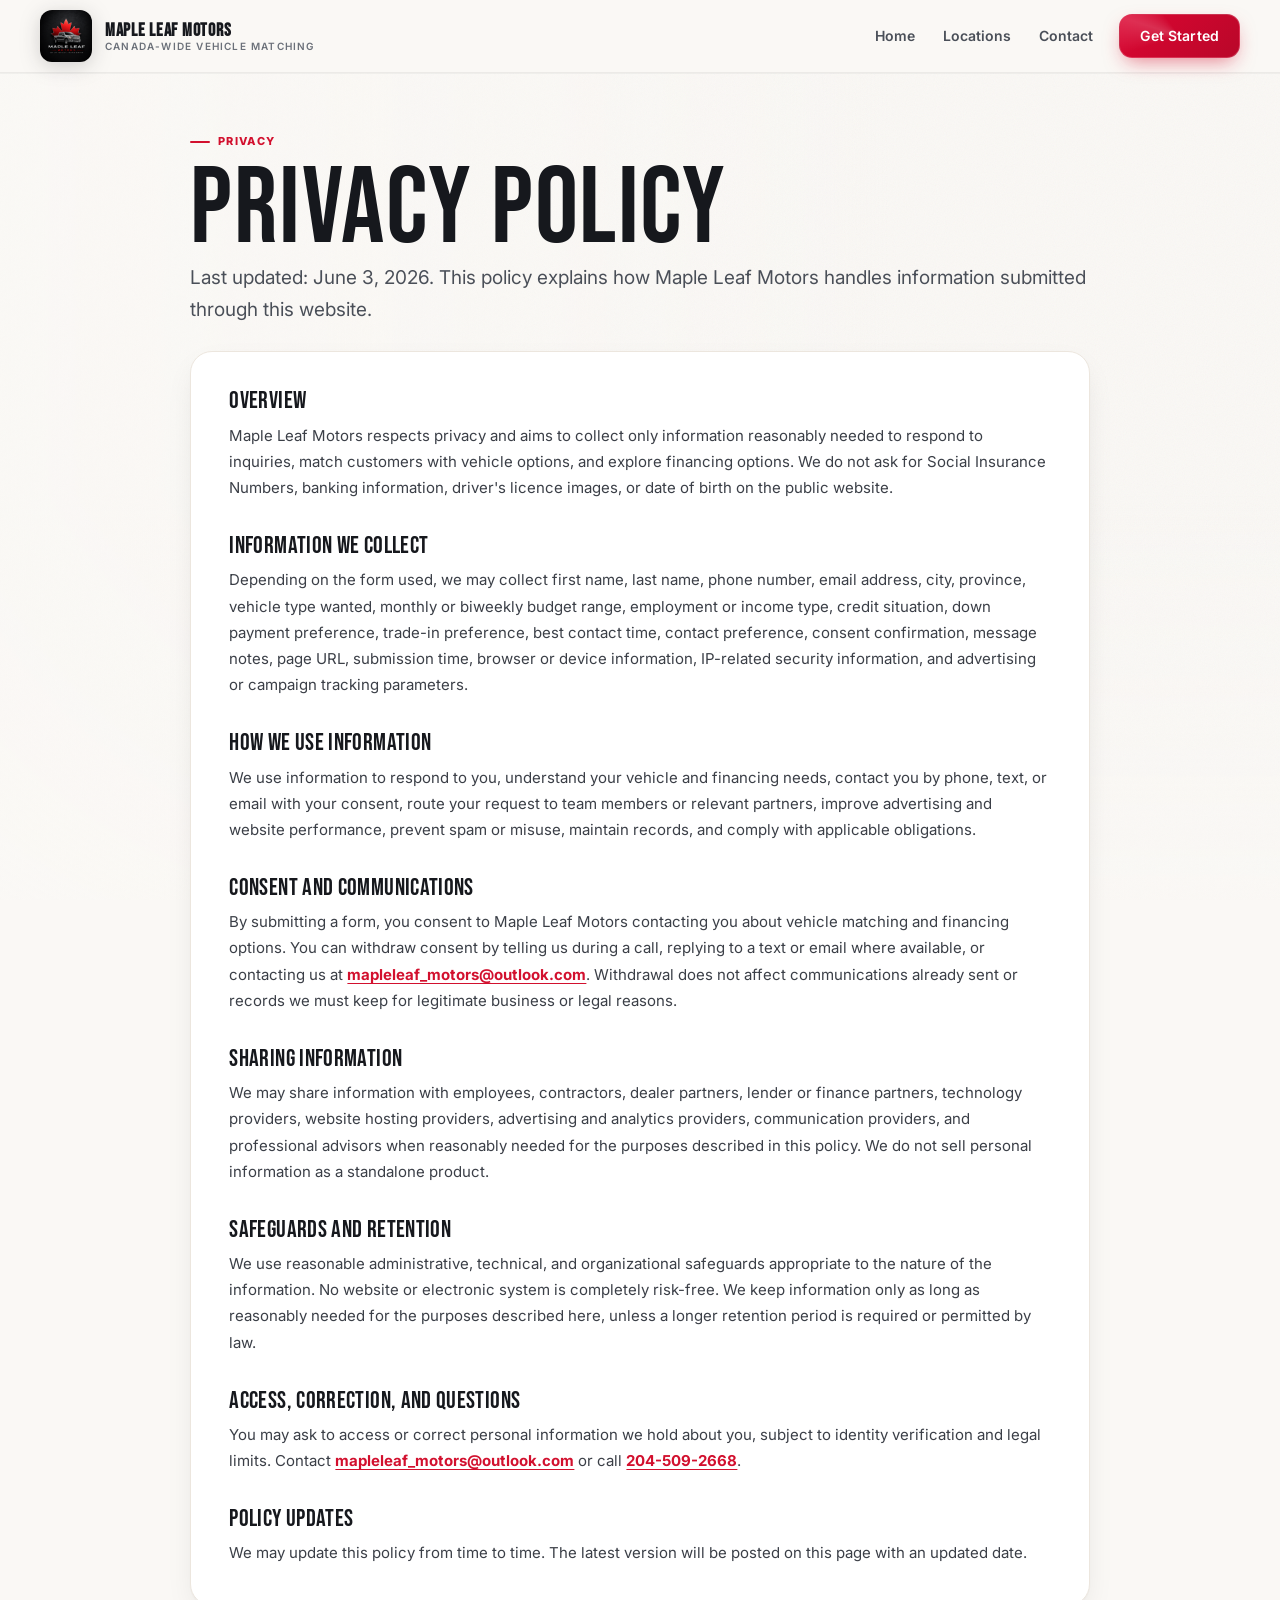
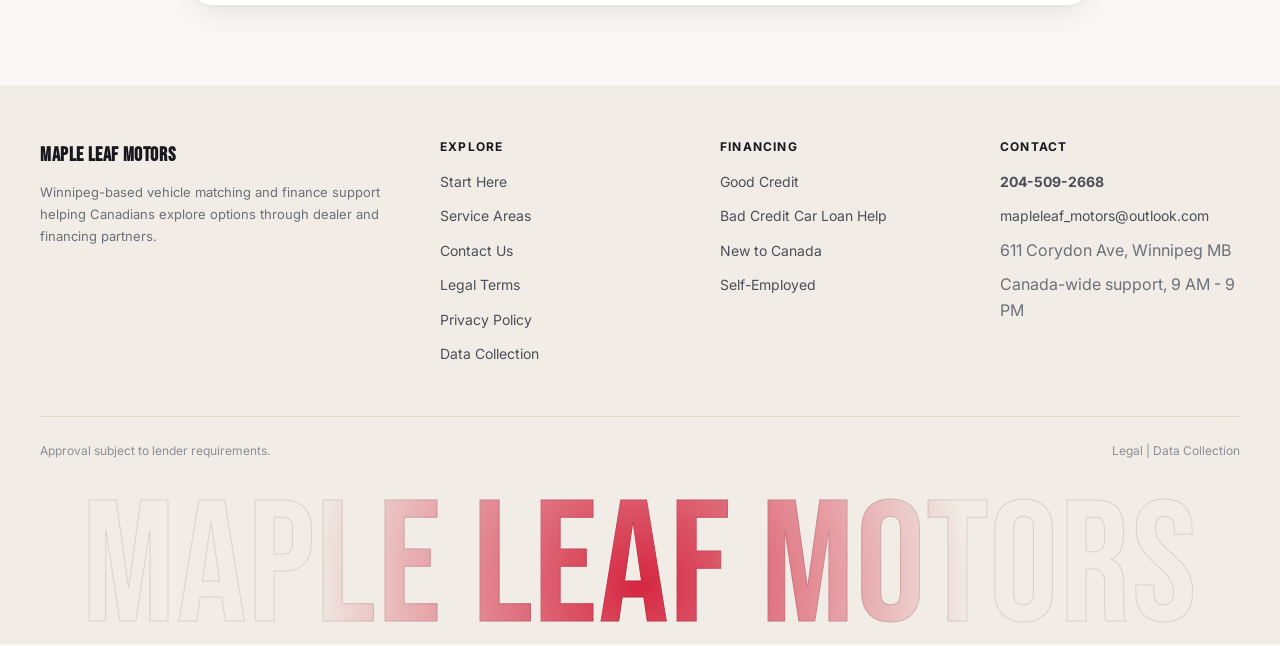
<file: privacy.html>
<!doctype html>
<html lang="en">
<head>
<meta charset="utf-8">
<meta name="viewport" content="width=device-width,initial-scale=1">
<!-- Meta Pixel Code -->
<script>
!function(f,b,e,v,n,t,s)
{if(f.fbq)return;n=f.fbq=function(){n.callMethod?
n.callMethod.apply(n,arguments):n.queue.push(arguments)};
if(!f._fbq)f._fbq=n;n.push=n;n.loaded=!0;n.version='2.0';
n.queue=[];t=b.createElement(e);t.async=!0;
t.src=v;s=b.getElementsByTagName(e)[0];
s.parentNode.insertBefore(t,s)}(window, document,'script',
'https://connect.facebook.net/en_US/fbevents.js');
fbq('init', '1078447861507419');
fbq('track', 'PageView');
</script>
<noscript><img height="1" width="1" style="display:none"
src="https://www.facebook.com/tr?id=1078447861507419&ev=PageView&noscript=1"
/></noscript>
<!-- End Meta Pixel Code -->
<title>Privacy Policy | Maple Leaf Motors</title>
<meta name="description" content="Privacy policy for Maple Leaf Motors vehicle financing and matching lead forms, communications, and website data collection.">
<meta property="og:title" content="Privacy Policy | Maple Leaf Motors">
<meta property="og:description" content="How Maple Leaf Motors collects, uses, shares, protects, and stores personal information submitted through this website.">
<link rel="stylesheet" href="assets/css/styles.css?v=14">
<link rel="stylesheet" href="assets/css/design.css?v=14">
<link rel="stylesheet" href="assets/css/remaster.css?v=14">
<link rel="icon" href="assets/images/maple-leaf-motors-logo.png">
</head>
<body>

<nav class="nav">
  <div class="container nav-inner">
    <a class="brand" href="index.html">
      <img src="assets/images/maple-leaf-motors-logo.png" alt="Maple Leaf Motors logo">
      <div class="brand-text">
        <span class="brand-name">Maple Leaf Motors</span>
        <span class="brand-sub">Canada-Wide Vehicle Matching</span>
      </div>
    </a>
    <button class="menu-btn" id="mobileToggle">Menu</button>
    <div class="nav-links" id="navLinks">
      <a href="index.html">Home</a>
      <a href="locations.html">Locations</a>
      <a href="contact.html">Contact</a>
      <a class="nav-cta" href="financing.html#approval">Get Started</a>
    </div>
  </div>
</nav>

<main class="section policy-page">
  <div class="container policy-container">
    <div class="eyebrow">Privacy</div>
    <h1>Privacy Policy</h1>
    <p class="lead">Last updated: June 3, 2026. This policy explains how Maple Leaf Motors handles information submitted through this website.</p>

    <div class="disclosure-card policy-card">
      <h2>Overview</h2>
      <p>Maple Leaf Motors respects privacy and aims to collect only information reasonably needed to respond to inquiries, match customers with vehicle options, and explore financing options. We do not ask for Social Insurance Numbers, banking information, driver's licence images, or date of birth on the public website.</p>

      <h2>Information We Collect</h2>
      <p>Depending on the form used, we may collect first name, last name, phone number, email address, city, province, vehicle type wanted, monthly or biweekly budget range, employment or income type, credit situation, down payment preference, trade-in preference, best contact time, contact preference, consent confirmation, message notes, page URL, submission time, browser or device information, IP-related security information, and advertising or campaign tracking parameters.</p>

      <h2>How We Use Information</h2>
      <p>We use information to respond to you, understand your vehicle and financing needs, contact you by phone, text, or email with your consent, route your request to team members or relevant partners, improve advertising and website performance, prevent spam or misuse, maintain records, and comply with applicable obligations.</p>

      <h2>Consent and Communications</h2>
      <p>By submitting a form, you consent to Maple Leaf Motors contacting you about vehicle matching and financing options. You can withdraw consent by telling us during a call, replying to a text or email where available, or contacting us at <a href="mailto:mapleleaf_motors@outlook.com">mapleleaf_motors@outlook.com</a>. Withdrawal does not affect communications already sent or records we must keep for legitimate business or legal reasons.</p>

      <h2>Sharing Information</h2>
      <p>We may share information with employees, contractors, dealer partners, lender or finance partners, technology providers, website hosting providers, advertising and analytics providers, communication providers, and professional advisors when reasonably needed for the purposes described in this policy. We do not sell personal information as a standalone product.</p>

      <h2>Safeguards and Retention</h2>
      <p>We use reasonable administrative, technical, and organizational safeguards appropriate to the nature of the information. No website or electronic system is completely risk-free. We keep information only as long as reasonably needed for the purposes described here, unless a longer retention period is required or permitted by law.</p>

      <h2>Access, Correction, and Questions</h2>
      <p>You may ask to access or correct personal information we hold about you, subject to identity verification and legal limits. Contact <a href="mailto:mapleleaf_motors@outlook.com">mapleleaf_motors@outlook.com</a> or call <a href="tel:12045092668">204-509-2668</a>.</p>

      <h2>Policy Updates</h2>
      <p>We may update this policy from time to time. The latest version will be posted on this page with an updated date.</p>
    </div>
  </div>
</main>

<footer class="footer">
  <div class="container">
    <div class="footer-grid">
      <div>
        <div class="footer-brand-name">Maple Leaf Motors</div>
        <p class="footer-desc">Winnipeg-based vehicle matching and finance support helping Canadians explore options through dealer and financing partners.</p>
      </div>
      <div>
        <h4>Explore</h4>
        <ul class="footer-links">
          <li><a href="financing.html">Start Here</a></li>
          <li><a href="locations.html">Service Areas</a></li>
          <li><a href="contact.html">Contact Us</a></li>
          <li><a href="legal.html">Legal Terms</a></li>
          <li><a href="privacy.html">Privacy Policy</a></li>
          <li><a href="data-collection.html">Data Collection</a></li>
        </ul>
      </div>
      <div>
        <h4>Financing</h4>
        <ul class="footer-links">
          <li><a href="financing.html#approval">Good Credit</a></li>
          <li><a href="financing.html#approval">Bad Credit Car Loan Help</a></li>
          <li><a href="financing.html#approval">New to Canada</a></li>
          <li><a href="financing.html#approval">Self-Employed</a></li>
        </ul>
      </div>
      <div>
        <h4>Contact</h4>
        <ul class="footer-links">
          <li><a href="tel:12045092668" class="footer-phone-link">204-509-2668</a></li>
          <li><a href="mailto:mapleleaf_motors@outlook.com">mapleleaf_motors@outlook.com</a></li>
          <li>611 Corydon Ave, Winnipeg MB</li>
          <li>Canada-wide support, 9 AM - 9 PM</li>
        </ul>
      </div>
    </div>
    <div class="footer-bottom">
      <span>Approval subject to lender requirements.</span>
      <span><a href="legal.html">Legal</a> | <a href="data-collection.html">Data Collection</a></span>
    </div>
  </div>
</footer>

<script src="assets/js/app.js?v=14"></script>
<script src="assets/js/remaster.js?v=14"></script>
</body>
</html>
</file>
<file: assets/css/styles.css>
/* =============================================
   MAPLE LEAF MOTORS — Premium Automotive CSS v8
   ============================================= */
@import url('https://fonts.googleapis.com/css2?family=Barlow:wght@400;500;600;700;800;900&family=Barlow+Condensed:wght@600;700;800;900&family=Inter:wght@400;500;600;700&display=swap');

:root {
  --brand: #c8102e;
  --brand-2: #9b0c22;
  --brand-glow: rgba(200,16,46,.18);
  --brand-subtle: rgba(200,16,46,.08);
  --ink: #0c111d;
  --ink-2: #1d2939;
  --text: #344054;
  --muted: #667085;
  --muted-2: #98a2b3;
  --line: #e4e7ec;
  --line-2: #d0d5dd;
  --bg: #f8f9fc;
  --bg-2: #f0f2f7;
  --panel: #ffffff;
  --dark: #060912;
  --dark-2: #0e1422;
  --dark-3: #171e30;
  --shadow-xs: 0 1px 3px rgba(16,24,40,.06), 0 1px 2px rgba(16,24,40,.04);
  --shadow-sm: 0 2px 8px rgba(16,24,40,.07), 0 1px 3px rgba(16,24,40,.05);
  --shadow-md: 0 8px 24px rgba(16,24,40,.10), 0 2px 8px rgba(16,24,40,.06);
  --shadow-lg: 0 24px 64px rgba(16,24,40,.14), 0 8px 24px rgba(16,24,40,.08);
  --shadow-xl: 0 40px 96px rgba(16,24,40,.18), 0 16px 40px rgba(16,24,40,.10);
  --radius: 14px;
  --radius-lg: 22px;
  --radius-xl: 30px;
  --max: 1200px;
  --font-display: 'Barlow Condensed', 'Barlow', sans-serif;
  --font-body: 'Barlow', 'Inter', sans-serif;
  --font-ui: 'Inter', sans-serif;
}

/* ── Reset & Base ── */
*, *::before, *::after { box-sizing: border-box; }
html { scroll-behavior: smooth; -webkit-text-size-adjust: 100%; }
body {
  margin: 0;
  font-family: var(--font-body);
  color: var(--text);
  background: var(--bg);
  line-height: 1.6;
  -webkit-font-smoothing: antialiased;
  -moz-osx-font-smoothing: grayscale;
}
a { text-decoration: none; color: inherit; }
img { display: block; max-width: 100%; }
button, input, select, textarea { font: inherit; }
p { margin: 0 0 1em; }
p:last-child { margin-bottom: 0; }

/* ── Layout ── */
.container { width: min(var(--max), calc(100% - 40px)); margin-inline: auto; }
.muted { color: var(--muted); }

/* ── Navigation ── */
.nav {
  position: sticky;
  top: 0;
  z-index: 200;
  background: rgba(255,255,255,.96);
  backdrop-filter: saturate(180%) blur(20px);
  -webkit-backdrop-filter: saturate(180%) blur(20px);
  border-bottom: 1px solid var(--line);
  box-shadow: 0 1px 0 rgba(16,24,40,.04);
}
.nav-inner {
  min-height: 72px;
  display: flex;
  align-items: center;
  justify-content: space-between;
  gap: 24px;
}
.brand { display: flex; align-items: center; gap: 13px; min-width: 0; flex-shrink: 0; }
.brand img {
  width: 48px;
  height: 48px;
  object-fit: contain;
  border-radius: 12px;
  flex-shrink: 0;
}
.brand-text { display: flex; flex-direction: column; line-height: 1; }
.brand-name {
  color: var(--ink);
  font-family: var(--font-display);
  font-size: 18px;
  font-weight: 800;
  letter-spacing: .04em;
  text-transform: uppercase;
  white-space: nowrap;
}
.brand-sub {
  color: var(--muted);
  font-size: 10px;
  font-weight: 600;
  letter-spacing: .12em;
  text-transform: uppercase;
  margin-top: 1px;
}
.nav-links {
  display: flex;
  align-items: center;
  gap: 4px;
  font-family: var(--font-ui);
  font-size: 14px;
  font-weight: 600;
}
.nav-links a:not(.btn) {
  padding: 8px 12px;
  border-radius: 8px;
  color: var(--text);
  transition: background .15s, color .15s;
}
.nav-links a:not(.btn):hover { background: var(--bg); color: var(--ink); }
.nav-links a.active { color: var(--brand); }
.menu-btn {
  display: none;
  align-items: center;
  gap: 6px;
  border: 1px solid var(--line-2);
  background: var(--panel);
  color: var(--ink);
  border-radius: 10px;
  padding: 9px 14px;
  font-size: 13px;
  font-weight: 700;
  cursor: pointer;
  font-family: var(--font-ui);
  transition: background .15s;
}
.menu-btn:hover { background: var(--bg); }

/* ── Buttons ── */
.btn {
  display: inline-flex;
  align-items: center;
  justify-content: center;
  gap: 8px;
  min-height: 46px;
  padding: 12px 22px;
  border: 0;
  border-radius: 10px;
  color: #fff;
  background: var(--brand);
  font-family: var(--font-ui);
  font-size: 14px;
  font-weight: 700;
  cursor: pointer;
  transition: all .18s ease;
  white-space: nowrap;
  letter-spacing: .01em;
  text-align: center;
}
.btn:hover { background: var(--brand-2); transform: translateY(-1px); box-shadow: 0 8px 24px rgba(200,16,46,.28); }
.btn:active { transform: translateY(0); }
.btn.btn-dark { background: var(--ink); color: #fff; }
.btn.btn-dark:hover { background: var(--ink-2); box-shadow: 0 6px 20px rgba(12,17,29,.28); }
.btn.btn-outline {
  background: transparent;
  color: var(--ink);
  border: 1.5px solid var(--line-2);
  box-shadow: var(--shadow-xs);
}
.btn.btn-outline:hover { background: var(--bg); border-color: rgba(200,16,46,.3); color: var(--brand); box-shadow: var(--shadow-sm); transform: translateY(-1px); }
.btn.btn-outline-white {
  background: transparent;
  color: #fff;
  border: 1.5px solid rgba(255,255,255,.28);
}
.btn.btn-outline-white:hover { background: rgba(255,255,255,.12); border-color: rgba(255,255,255,.5); transform: translateY(-1px); }
.btn.btn-sm { min-height: 38px; padding: 8px 16px; font-size: 13px; }
.btn.btn-lg { min-height: 54px; padding: 15px 28px; font-size: 16px; }
.btn.btn-full { width: 100%; }
.btn.btn-ghost { background: transparent; color: var(--brand); padding: 0; min-height: auto; font-weight: 700; }
.btn.btn-ghost:hover { background: transparent; transform: none; box-shadow: none; text-decoration: underline; }

/* ── Typography ── */
.eyebrow {
  display: inline-flex;
  align-items: center;
  gap: 8px;
  color: var(--brand);
  font-family: var(--font-ui);
  font-weight: 700;
  letter-spacing: .12em;
  text-transform: uppercase;
  font-size: 11px;
  margin-bottom: 10px;
}
.eyebrow::before {
  content: '';
  width: 20px;
  height: 2px;
  background: var(--brand);
  border-radius: 2px;
}
h1, h2, h3, h4 { color: var(--ink); margin: 0; font-family: var(--font-display); }
h1 { font-size: clamp(38px, 5.5vw, 72px); line-height: .94; letter-spacing: -.02em; font-weight: 800; }
h2 { font-size: clamp(28px, 3.8vw, 52px); line-height: 1; letter-spacing: -.02em; font-weight: 800; }
h3 { font-size: 20px; line-height: 1.2; letter-spacing: -.01em; font-weight: 700; }
h4 { font-size: 15px; line-height: 1.3; font-weight: 700; }
.lead { color: #475467; font-family: var(--font-ui); font-size: clamp(16px, 1.8vw, 19px); line-height: 1.65; }

/* ── Badges & Pills ── */
.pill {
  display: inline-flex;
  align-items: center;
  gap: 5px;
  border-radius: 6px;
  padding: 4px 10px;
  background: var(--brand-subtle);
  border: 1px solid rgba(200,16,46,.15);
  color: var(--brand);
  font-size: 11px;
  font-weight: 700;
  font-family: var(--font-ui);
  letter-spacing: .04em;
  text-transform: uppercase;
}
.pill.pill-dark { background: rgba(255,255,255,.12); border-color: rgba(255,255,255,.18); color: #fff; }
.pill.pill-grey { background: var(--bg-2); border-color: var(--line); color: var(--muted); }
.badge-new { background: #dcfce7; border-color: rgba(22,163,74,.2); color: #16a34a; }
.badge-hot { background: #fff1f2; border-color: rgba(200,16,46,.2); color: var(--brand); }

/* ── Hero Section ── */
.hero {
  position: relative;
  overflow: hidden;
  padding: 60px 0 72px;
  background: linear-gradient(170deg, #ffffff 0%, #f6f8fc 45%, #eef1f8 100%);
}
.hero-bg-stripe {
  position: absolute;
  right: 0;
  top: 0;
  bottom: 0;
  width: 46%;
  background: linear-gradient(168deg, #0a0f1d 0%, #111829 55%, #181f32 100%);
  clip-path: polygon(10% 0, 100% 0, 100% 100%, 0 100%);
  z-index: 0;
}
.hero-bg-accent {
  position: absolute;
  right: 0;
  top: 0;
  bottom: 0;
  width: 46%;
  z-index: 1;
  background:
    radial-gradient(ellipse at 75% 20%, rgba(200,16,46,.28) 0%, transparent 48%),
    radial-gradient(ellipse at 95% 85%, rgba(200,16,46,.14) 0%, transparent 38%),
    radial-gradient(ellipse at 20% 60%, rgba(255,255,255,.03) 0%, transparent 40%);
  clip-path: polygon(10% 0, 100% 0, 100% 100%, 0 100%);
  pointer-events: none;
}
/* Subtle noise/grain texture on right side of hero */
.hero-bg-stripe::after {
  content: '';
  position: absolute;
  inset: 0;
  background-image: url("data:image/svg+xml,%3Csvg viewBox='0 0 200 200' xmlns='http://www.w3.org/2000/svg'%3E%3Cfilter id='n'%3E%3CfeTurbulence type='fractalNoise' baseFrequency='0.75' numOctaves='4' stitchTiles='stitch'/%3E%3C/filter%3E%3Crect width='100%25' height='100%25' filter='url(%23n)' opacity='0.04'/%3E%3C/svg%3E");
  opacity: .5;
  pointer-events: none;
}
.hero-grid {
  position: relative;
  z-index: 2;
  display: grid;
  grid-template-columns: 1fr 1fr;
  gap: 48px;
  align-items: center;
}
.hero-copy { padding-right: 20px; }
.hero-copy h1 { margin: 12px 0 20px; }
.hero-copy .lead { max-width: 520px; }
.hero-actions { display: flex; gap: 12px; flex-wrap: wrap; margin: 28px 0 28px; }
.hero-trust {
  display: flex;
  align-items: center;
  gap: 16px;
  flex-wrap: wrap;
  font-family: var(--font-ui);
  font-size: 12px;
  color: var(--muted);
  font-weight: 600;
  margin-top: 8px;
}
.hero-trust-dot { width: 4px; height: 4px; border-radius: 50%; background: var(--line-2); }

/* Quick Search */
.quick-search {
  background: rgba(255,255,255,.97);
  border: 1px solid var(--line);
  border-radius: 16px;
  padding: 18px;
  box-shadow: var(--shadow-lg);
  max-width: 540px;
  margin-top: 28px;
}
.quick-search-label {
  font-family: var(--font-ui);
  font-size: 11px;
  font-weight: 700;
  text-transform: uppercase;
  letter-spacing: .1em;
  color: var(--muted);
  margin-bottom: 10px;
}
.search-row { display: grid; grid-template-columns: 1fr 1fr; gap: 10px; }
.search-row-bottom { display: grid; grid-template-columns: 1fr auto; gap: 10px; margin-top: 10px; }

/* Hero Showcase (right column) */
.hero-showcase {
  position: relative;
  z-index: 2;
}
.hero-cards-wrapper {
  background: rgba(255,255,255,.06);
  border: 1px solid rgba(255,255,255,.10);
  border-radius: var(--radius-xl);
  padding: 16px;
  backdrop-filter: blur(10px);
}
.hero-scroll {
  display: flex;
  gap: 14px;
  overflow-x: auto;
  scroll-snap-type: x mandatory;
  scrollbar-width: none;
  padding-bottom: 0;
}
.hero-scroll::-webkit-scrollbar { display: none; }
.hero-car {
  min-width: 78%;
  flex-shrink: 0;
  overflow: hidden;
  scroll-snap-align: start;
  border-radius: 16px;
  background: var(--dark-2);
  border: 1px solid rgba(255,255,255,.08);
  transition: transform .2s;
}
.hero-car:hover { transform: translateY(-2px); }
.hero-car-img-wrap { position: relative; overflow: hidden; }
.hero-car img { width: 100%; height: 200px; object-fit: cover; display: block; }
.hero-car-body { padding: 16px; }
.hero-car h3 { color: #fff; margin: 8px 0 6px; font-size: 18px; font-family: var(--font-display); font-weight: 700; }
.hero-car-meta { color: #a0aabb; font-size: 13px; font-family: var(--font-ui); margin-bottom: 12px; }
.hero-showcase-dots {
  display: flex;
  justify-content: center;
  gap: 6px;
  margin-top: 14px;
}
.hero-showcase-dots span {
  width: 6px; height: 6px; border-radius: 50%;
  background: rgba(255,255,255,.25);
  cursor: pointer;
  transition: all .2s;
}
.hero-showcase-dots span.active { background: var(--brand); width: 20px; border-radius: 3px; }

/* ── Forms & Inputs ── */
input, select, textarea {
  width: 100%;
  border: 1.5px solid var(--line-2);
  background: var(--panel);
  color: var(--ink);
  border-radius: 10px;
  padding: 11px 14px;
  outline: none;
  font-family: var(--font-ui);
  font-size: 14px;
  transition: border-color .15s, box-shadow .15s;
  -webkit-appearance: none;
}
input:focus, select:focus, textarea:focus {
  border-color: var(--brand);
  box-shadow: 0 0 0 3px rgba(200,16,46,.10);
}
select {
  background-image: url("data:image/svg+xml,%3Csvg xmlns='http://www.w3.org/2000/svg' viewBox='0 0 16 16'%3E%3Cpath fill='%23667085' d='M4 6l4 4 4-4'/%3E%3C/svg%3E");
  background-repeat: no-repeat;
  background-position: right 12px center;
  background-size: 16px;
  padding-right: 36px;
}
label { font-family: var(--font-ui); font-size: 13px; font-weight: 600; color: var(--text); }

/* ── Cards ── */
.card {
  background: var(--panel);
  border: 1px solid var(--line);
  border-radius: var(--radius-lg);
  box-shadow: var(--shadow-sm);
}

/* ── Sections ── */
.section { padding: 80px 0; }
.section.section-sm { padding: 52px 0; }
.section.section-dark { background: var(--dark); }
.section-head { display: flex; align-items: flex-end; justify-content: space-between; gap: 20px; margin-bottom: 32px; }
.section-head-left { flex: 1; }

/* ── Grid Utilities ── */
.grid-2 { display: grid; grid-template-columns: repeat(2, minmax(0,1fr)); gap: 24px; }
.grid-3 { display: grid; grid-template-columns: repeat(3, minmax(0,1fr)); gap: 24px; }
.grid-4 { display: grid; grid-template-columns: repeat(4, minmax(0,1fr)); gap: 20px; }

/* ── Vehicle Cards ── */
.vehicle-card {
  background: var(--panel);
  border: 1px solid var(--line);
  border-radius: var(--radius-lg);
  box-shadow: var(--shadow-sm);
  overflow: hidden;
  transition: transform .22s ease, box-shadow .22s ease, border-color .22s ease;
  display: flex;
  flex-direction: column;
}
.vehicle-card:hover {
  transform: translateY(-5px);
  box-shadow: 0 28px 60px rgba(16,24,40,.13), 0 6px 16px rgba(16,24,40,.07);
  border-color: rgba(200,16,46,.22);
}
.vehicle-card-img-wrap {
  position: relative;
  overflow: hidden;
  background: #e4e8f0;
}
.vehicle-card-img-wrap img {
  width: 100%;
  height: 230px;
  object-fit: cover;
  display: block;
  transition: transform .38s ease;
}
.vehicle-card:hover .vehicle-card-img-wrap img { transform: scale(1.04); }
.vehicle-card-badge {
  position: absolute;
  top: 12px;
  left: 12px;
}
.vehicle-body {
  padding: 18px 20px 22px;
  display: flex;
  flex-direction: column;
  flex: 1;
}
.vehicle-title {
  color: var(--ink);
  font-family: var(--font-display);
  font-size: 20px;
  font-weight: 800;
  margin: 8px 0 7px;
  line-height: 1.12;
  letter-spacing: -.01em;
}
.vehicle-meta {
  display: flex;
  align-items: center;
  gap: 10px;
  color: var(--muted);
  font-family: var(--font-ui);
  font-size: 12.5px;
  font-weight: 500;
  margin-bottom: 14px;
  flex-wrap: wrap;
}
.vehicle-meta-dot { color: var(--line-2); }
.price-block {
  margin-bottom: 16px;
  padding-bottom: 14px;
  border-bottom: 1px solid var(--line);
}
.price {
  color: var(--ink);
  font-family: var(--font-display);
  font-size: 28px;
  font-weight: 900;
  letter-spacing: -.03em;
  line-height: 1;
}
.price-monthly {
  color: var(--muted);
  font-family: var(--font-ui);
  font-size: 12px;
  font-weight: 500;
  margin-top: 5px;
}
.price-monthly strong { color: var(--brand); font-weight: 700; }
.vehicle-actions {
  display: grid;
  grid-template-columns: 1fr 1fr;
  gap: 8px;
  margin-top: auto;
}

/* ── Horizontal Scroll Inventory ── */
.inventory-scroll {
  display: flex;
  gap: 20px;
  overflow-x: auto;
  scroll-snap-type: x mandatory;
  scrollbar-width: thin;
  scrollbar-color: var(--line-2) transparent;
  padding-bottom: 8px;
  padding-right: 20px;
}
.inventory-scroll::-webkit-scrollbar { height: 4px; }
.inventory-scroll::-webkit-scrollbar-thumb { background: var(--line-2); border-radius: 999px; }
.inventory-scroll .vehicle-card { min-width: 316px; max-width: 316px; scroll-snap-align: start; }

/* ── Approval Band ── */
.approval-band {
  background: linear-gradient(130deg, #0c111d 0%, #161e30 60%, #1d2a40 100%);
  border-radius: var(--radius-xl);
  padding: 52px 52px 52px 52px;
  box-shadow: var(--shadow-xl);
  display: grid;
  grid-template-columns: 1fr 1fr;
  gap: 36px;
  align-items: center;
  position: relative;
  overflow: hidden;
}
.approval-band::before {
  content: '';
  position: absolute;
  top: -80px;
  left: -80px;
  width: 320px;
  height: 320px;
  background: radial-gradient(circle, rgba(200,16,46,.25) 0%, transparent 70%);
  pointer-events: none;
}
.approval-band::after {
  content: '';
  position: absolute;
  bottom: -60px;
  right: 30%;
  width: 200px;
  height: 200px;
  background: radial-gradient(circle, rgba(200,16,46,.12) 0%, transparent 70%);
  pointer-events: none;
}
.approval-band h2 { color: #fff; }
.approval-band .lead { color: #a0aabb; margin: 16px 0 28px; font-size: 17px; }
.approval-band .eyebrow { color: var(--brand); }
.approval-band .eyebrow::before { background: var(--brand); }
.check-grid { display: grid; grid-template-columns: repeat(2, minmax(0,1fr)); gap: 10px; position: relative; z-index: 1; }
.check {
  background: rgba(255,255,255,.06);
  border: 1px solid rgba(255,255,255,.10);
  color: #e4e7ec;
  border-radius: 10px;
  padding: 12px 14px;
  font-family: var(--font-ui);
  font-weight: 600;
  font-size: 13px;
  display: flex;
  align-items: center;
  gap: 10px;
}
.check::before { content: '✓'; color: #4ade80; font-weight: 800; flex-shrink: 0; }

/* ── Why Us Cards ── */
.feature-card {
  background: var(--panel);
  border: 1px solid var(--line);
  border-radius: var(--radius-lg);
  padding: 30px;
  box-shadow: var(--shadow-sm);
  transition: box-shadow .2s, transform .2s, border-color .2s;
}
.feature-card:hover {
  box-shadow: var(--shadow-md);
  transform: translateY(-3px);
  border-color: rgba(200,16,46,.15);
}
.feature-icon {
  width: 44px;
  height: 44px;
  border-radius: 12px;
  display: flex;
  align-items: center;
  justify-content: center;
  background: var(--brand-subtle);
  font-size: 20px;
  margin-bottom: 18px;
  border: 1px solid rgba(200,16,46,.14);
}
.feature-card h3 { margin-bottom: 10px; font-size: 17px; }
.feature-card p { color: var(--muted); font-size: 14px; line-height: 1.65; font-family: var(--font-ui); }

/* ── Reviews ── */
.review-card {
  background: var(--panel);
  border: 1px solid var(--line);
  border-radius: var(--radius-lg);
  padding: 26px;
  box-shadow: var(--shadow-sm);
}
.review-stars { color: #f59e0b; font-size: 15px; margin-bottom: 10px; letter-spacing: .05em; }
.review-text { color: var(--text); font-family: var(--font-ui); font-size: 15px; line-height: 1.65; margin-bottom: 16px; }
.review-author { font-family: var(--font-ui); font-size: 13px; font-weight: 700; color: var(--ink); }
.review-verified { font-size: 11px; color: var(--muted); font-weight: 500; margin-top: 2px; }

/* ── Stats Bar ── */
.stats-bar {
  background: var(--panel);
  border: 1px solid var(--line);
  border-radius: var(--radius-lg);
  padding: 32px 40px;
  box-shadow: var(--shadow-sm);
  display: grid;
  grid-template-columns: repeat(4, 1fr);
  divide: var(--line);
}
.stat-item { text-align: center; padding: 8px 20px; }
.stat-item + .stat-item { border-left: 1px solid var(--line); }
.stat-number { font-family: var(--font-display); font-size: 36px; font-weight: 800; color: var(--ink); line-height: 1; }
.stat-label { color: var(--muted); font-family: var(--font-ui); font-size: 13px; font-weight: 600; margin-top: 4px; }

/* ── Filters (Inventory Page) ── */
.filters-bar {
  position: sticky;
  top: 72px;
  z-index: 100;
  background: rgba(248,249,252,.97);
  backdrop-filter: blur(16px);
  -webkit-backdrop-filter: blur(16px);
  border-bottom: 1px solid var(--line);
  padding: 14px 0;
  margin-bottom: 32px;
}
.filters-inner {
  display: grid;
  grid-template-columns: 2fr 1fr 1fr 1fr 1fr;
  gap: 10px;
  align-items: center;
}
.filter-search-wrap { position: relative; }
.filter-search-wrap::before {
  content: '🔍';
  position: absolute;
  left: 13px;
  top: 50%;
  transform: translateY(-50%);
  font-size: 14px;
  pointer-events: none;
  z-index: 1;
  opacity: .6;
}
.filter-search-wrap input { padding-left: 36px; }
.inventory-header {
  padding: 40px 0 0;
}
.inventory-count {
  font-family: var(--font-ui);
  font-size: 14px;
  color: var(--muted);
  font-weight: 500;
}
.inventory-count strong { color: var(--ink); }

/* ── Inventory Grid ── */
.inventory-grid {
  display: grid;
  grid-template-columns: repeat(3, minmax(0,1fr));
  gap: 22px;
  padding-bottom: 60px;
}
.no-results {
  grid-column: 1/-1;
  text-align: center;
  padding: 80px 20px;
  color: var(--muted);
  font-family: var(--font-ui);
}
.no-results h3 { color: var(--ink); margin-bottom: 12px; }

/* ── Vehicle Detail Page ── */
.vehicle-page { padding: 32px 0 80px; }
.vehicle-breadcrumb {
  display: flex;
  align-items: center;
  gap: 8px;
  font-family: var(--font-ui);
  font-size: 13px;
  color: var(--muted);
  font-weight: 500;
  margin-bottom: 24px;
}
.vehicle-breadcrumb a { color: var(--muted); }
.vehicle-breadcrumb a:hover { color: var(--brand); }
.vehicle-breadcrumb span { color: var(--line-2); }
.vehicle-layout {
  display: grid;
  grid-template-columns: minmax(0,1.5fr) minmax(320px,.7fr);
  gap: 28px;
  align-items: start;
}

/* Media / Gallery */
.vehicle-media-card {
  overflow: hidden;
  border-radius: var(--radius-lg);
  background: var(--panel);
  border: 1px solid var(--line);
  box-shadow: var(--shadow-md);
}
.gallery-main {
  position: relative;
  width: 100%;
  height: clamp(340px, 46vw, 560px);
  background: #0f1520;
  overflow: hidden;
}
.gallery-main img {
  width: 100%;
  height: 100%;
  object-fit: contain;
  cursor: zoom-in;
  background: #0f1520;
  transition: opacity .2s;
}
.gallery-overlay-btn {
  position: absolute;
  top: 50%;
  transform: translateY(-50%);
  width: 44px;
  height: 44px;
  background: rgba(255,255,255,.12);
  border: 1px solid rgba(255,255,255,.20);
  backdrop-filter: blur(8px);
  border-radius: 10px;
  display: flex;
  align-items: center;
  justify-content: center;
  color: #fff;
  font-size: 22px;
  cursor: pointer;
  transition: background .15s;
  border: none;
}
.gallery-overlay-btn:hover { background: rgba(255,255,255,.22); }
.gallery-prev { left: 14px; }
.gallery-next { right: 14px; }
.gallery-count {
  position: absolute;
  left: 14px;
  bottom: 14px;
  background: rgba(8,11,18,.75);
  color: #fff;
  border: 1px solid rgba(255,255,255,.12);
  backdrop-filter: blur(10px);
  border-radius: 8px;
  padding: 6px 12px;
  font-family: var(--font-ui);
  font-size: 12px;
  font-weight: 700;
  display: flex;
  align-items: center;
  gap: 6px;
}
.gallery-zoom-hint {
  position: absolute;
  right: 14px;
  bottom: 14px;
  background: rgba(8,11,18,.65);
  color: rgba(255,255,255,.8);
  backdrop-filter: blur(8px);
  border-radius: 8px;
  padding: 5px 10px;
  font-family: var(--font-ui);
  font-size: 11px;
  font-weight: 600;
  display: flex;
  align-items: center;
  gap: 5px;
}
.thumb-row {
  display: flex;
  gap: 8px;
  overflow-x: auto;
  padding: 12px 14px;
  background: #fff;
  scrollbar-width: thin;
  scrollbar-color: var(--line-2) transparent;
  border-top: 1px solid var(--line);
}
.thumb-row::-webkit-scrollbar { height: 4px; }
.thumb-row::-webkit-scrollbar-thumb { background: var(--line-2); border-radius: 4px; }
.thumb-row img {
  flex: 0 0 88px;
  width: 88px;
  height: 64px;
  object-fit: cover;
  border-radius: 8px;
  border: 2px solid transparent;
  background: var(--bg-2);
  cursor: pointer;
  opacity: .65;
  transition: opacity .15s, border-color .15s, transform .15s;
}
.thumb-row img:hover { opacity: .9; transform: scale(1.02); }
.thumb-row img.active { border-color: var(--brand); opacity: 1; }

/* Vehicle Info Panel */
.vehicle-info-card {
  position: sticky;
  top: 90px;
  padding: 28px;
  border-radius: var(--radius-lg);
  box-shadow: var(--shadow-md);
  background: var(--panel);
  border: 1px solid var(--line);
}
.vehicle-title-block { margin: 12px 0 16px; }
.vehicle-title-block h1 {
  font-size: clamp(28px, 3.5vw, 44px);
  line-height: 1;
  margin-bottom: 6px;
}
.vehicle-title-block .trim-badge {
  display: inline-block;
  background: var(--bg-2);
  border: 1px solid var(--line);
  color: var(--muted);
  font-family: var(--font-ui);
  font-size: 12px;
  font-weight: 600;
  padding: 3px 9px;
  border-radius: 6px;
  text-transform: uppercase;
  letter-spacing: .08em;
}
.price-display {
  background: linear-gradient(135deg, #f8fafc, #f1f5fb);
  border: 1px solid var(--line);
  border-radius: 12px;
  padding: 16px 18px;
  margin: 16px 0;
  display: flex;
  align-items: baseline;
  gap: 14px;
  flex-wrap: wrap;
}
.price-display .main-price {
  font-family: var(--font-display);
  font-size: 36px;
  font-weight: 800;
  color: var(--ink);
  letter-spacing: -.03em;
  line-height: 1;
}
.price-display .payment-est {
  font-family: var(--font-ui);
  font-size: 14px;
  color: var(--muted);
}
.price-display .payment-est strong { color: var(--brand); font-weight: 700; }
.detail-facts { display: grid; grid-template-columns: 1fr 1fr; gap: 8px; margin: 16px 0; }
.fact {
  border: 1px solid var(--line);
  background: var(--bg);
  border-radius: 10px;
  padding: 12px 14px;
}
.fact span {
  display: block;
  color: var(--muted);
  font-family: var(--font-ui);
  font-size: 10px;
  text-transform: uppercase;
  letter-spacing: .1em;
  font-weight: 700;
  margin-bottom: 3px;
}
.fact strong { color: var(--ink); font-size: 14px; font-family: var(--font-ui); font-weight: 700; }
.description-section { margin: 18px 0; }
.description-section h4 { font-family: var(--font-ui); font-size: 13px; text-transform: uppercase; letter-spacing: .08em; color: var(--muted); margin-bottom: 8px; font-weight: 700; }
.description-box {
  background: var(--bg);
  border: 1px solid var(--line);
  border-radius: 10px;
  padding: 14px 16px;
  font-family: var(--font-ui);
  font-size: 14px;
  line-height: 1.7;
  color: var(--text);
  max-height: 160px;
  overflow-y: auto;
  white-space: pre-line;
}
.features-section { margin: 16px 0; }
.features-section h4 { font-family: var(--font-ui); font-size: 13px; text-transform: uppercase; letter-spacing: .08em; color: var(--muted); margin-bottom: 10px; font-weight: 700; }
.features-grid { display: grid; grid-template-columns: 1fr 1fr; gap: 6px; }
.feature-chip {
  background: var(--bg);
  border: 1px solid var(--line);
  border-radius: 8px;
  padding: 7px 12px;
  font-family: var(--font-ui);
  font-size: 12px;
  font-weight: 600;
  color: var(--text);
  display: flex;
  align-items: center;
  gap: 7px;
}
.feature-chip::before { content: '✓'; color: #22c55e; font-size: 11px; font-weight: 800; flex-shrink: 0; }
.cta-stack { display: grid; grid-template-columns: 1fr; gap: 8px; margin-top: 20px; }
.cta-note { font-family: var(--font-ui); font-size: 11px; color: var(--muted); text-align: center; margin-top: 8px; font-weight: 500; }

/* ── Lightbox ── */
.lightbox {
  position: fixed;
  inset: 0;
  z-index: 999;
  display: none;
  align-items: center;
  justify-content: center;
  background: rgba(2,5,18,.95);
  padding: 20px;
}
.lightbox.open { display: flex; }
.lightbox-img-wrap { position: relative; display: flex; align-items: center; justify-content: center; max-width: min(98vw, 1400px); max-height: 92vh; }
.lightbox img { max-width: 100%; max-height: 88vh; object-fit: contain; border-radius: 8px; }
.lightbox-close {
  position: fixed;
  top: 20px;
  right: 20px;
  width: 44px;
  height: 44px;
  border-radius: 10px;
  border: 1px solid rgba(255,255,255,.18);
  background: rgba(255,255,255,.10);
  color: #fff;
  font-size: 20px;
  cursor: pointer;
  display: flex;
  align-items: center;
  justify-content: center;
  backdrop-filter: blur(10px);
  transition: background .15s;
}
.lightbox-close:hover { background: rgba(255,255,255,.20); }
.lightbox-btn {
  position: fixed;
  top: 50%;
  transform: translateY(-50%);
  width: 50px;
  height: 80px;
  border-radius: 12px;
  border: 1px solid rgba(255,255,255,.18);
  background: rgba(255,255,255,.10);
  color: #fff;
  font-size: 28px;
  cursor: pointer;
  display: flex;
  align-items: center;
  justify-content: center;
  backdrop-filter: blur(10px);
  transition: background .15s;
}
.lightbox-btn:hover { background: rgba(255,255,255,.20); }
.lightbox-prev { left: 16px; }
.lightbox-next { right: 16px; }
.lightbox-counter {
  position: fixed;
  bottom: 20px;
  left: 50%;
  transform: translateX(-50%);
  background: rgba(255,255,255,.10);
  border: 1px solid rgba(255,255,255,.14);
  color: rgba(255,255,255,.8);
  border-radius: 8px;
  padding: 6px 14px;
  font-family: var(--font-ui);
  font-size: 13px;
  font-weight: 600;
  backdrop-filter: blur(10px);
  white-space: nowrap;
}

/* ── Financing Page ── */
.form-card { max-width: 820px; margin: 0 auto; padding: 36px; }
.progress { height: 5px; border-radius: 999px; background: var(--bg-2); overflow: hidden; margin-bottom: 28px; }
.progress span { display: block; height: 100%; width: 0; border-radius: inherit; background: linear-gradient(90deg, var(--brand), #f87171); transition: width .3s ease; }
.step { display: none; }
.step.active { display: block; }
.step-title { font-family: var(--font-display); font-size: 28px; font-weight: 700; color: var(--ink); margin-bottom: 6px; }
.step-sub { color: var(--muted); font-family: var(--font-ui); font-size: 15px; margin-bottom: 24px; }
.option-grid { display: grid; grid-template-columns: repeat(2, minmax(0,1fr)); gap: 10px; margin: 0 0 24px; }
.option {
  border: 1.5px solid var(--line-2);
  background: var(--panel);
  color: var(--ink);
  border-radius: 12px;
  padding: 16px 18px;
  min-height: 56px;
  font-family: var(--font-ui);
  font-weight: 600;
  font-size: 14px;
  cursor: pointer;
  text-align: left;
  transition: all .15s;
  display: flex;
  align-items: center;
  gap: 10px;
}
.option::before { content: '○'; color: var(--line-2); font-size: 16px; flex-shrink: 0; transition: .15s; }
.option:hover { border-color: var(--brand); background: var(--brand-subtle); }
.option.selected { background: var(--brand-subtle); border-color: var(--brand); color: var(--brand); }
.option.selected::before { content: '●'; color: var(--brand); }
.form-step-actions { display: flex; gap: 12px; align-items: center; margin-top: 8px; }
.form-group { margin-bottom: 16px; }
.form-group label { display: block; margin-bottom: 6px; }
.form-row { display: grid; grid-template-columns: 1fr 1fr; gap: 14px; }

/* ── Contact Page ── */
.contact-card { padding: 32px; }
.contact-info-item { display: flex; align-items: flex-start; gap: 14px; padding: 16px 0; border-bottom: 1px solid var(--line); font-family: var(--font-ui); }
.contact-info-item:last-child { border-bottom: 0; }
.contact-info-icon { font-size: 20px; flex-shrink: 0; width: 36px; text-align: center; margin-top: 1px; }
.contact-info-label { font-size: 11px; text-transform: uppercase; letter-spacing: .08em; color: var(--muted); font-weight: 700; margin-bottom: 3px; }
.contact-info-value { font-size: 15px; font-weight: 600; color: var(--ink); }

/* ── Footer ── */
.footer {
  background: var(--dark);
  color: #a0aabb;
  padding: 52px 0 32px;
  font-family: var(--font-ui);
}
.footer-grid { display: grid; grid-template-columns: 1.5fr 1fr 1fr 1fr; gap: 40px; margin-bottom: 40px; }
.footer-brand-name { font-family: var(--font-display); font-size: 20px; font-weight: 800; color: #fff; letter-spacing: .03em; text-transform: uppercase; margin-bottom: 10px; }
.footer-desc { font-size: 13px; line-height: 1.7; color: #667085; }
.footer h4 { color: #e4e7ec; font-family: var(--font-ui); font-size: 12px; text-transform: uppercase; letter-spacing: .1em; font-weight: 700; margin-bottom: 14px; }
.footer-links { list-style: none; padding: 0; margin: 0; }
.footer-links li { margin-bottom: 9px; }
.footer-links a { color: #667085; font-size: 14px; transition: color .15s; }
.footer-links a:hover { color: #e4e7ec; }
.footer-bottom {
  border-top: 1px solid rgba(255,255,255,.07);
  padding-top: 24px;
  display: flex;
  align-items: center;
  justify-content: space-between;
  gap: 16px;
  flex-wrap: wrap;
  font-size: 12px;
  color: #475467;
}
.footer-phone-link { color: #a0aabb; font-weight: 600; font-size: 14px; }
.footer-phone-link:hover { color: #fff; }

/* ── Sticky Mobile Bar ── */
.sticky-mobile {
  display: none;
  position: fixed;
  left: 0; right: 0; bottom: 0;
  z-index: 300;
  background: rgba(255,255,255,.97);
  backdrop-filter: blur(20px);
  -webkit-backdrop-filter: blur(20px);
  border-top: 1px solid var(--line);
  padding: 10px 14px calc(10px + env(safe-area-inset-bottom));
  box-shadow: 0 -8px 30px rgba(16,24,40,.12);
}
.sticky-bar { display: grid; grid-template-columns: 1fr 1.4fr; gap: 8px; }
.sticky-bar a {
  border-radius: 10px;
  padding: 12px 10px;
  text-align: center;
  background: var(--bg-2);
  color: var(--ink);
  font-family: var(--font-ui);
  font-size: 13px;
  font-weight: 700;
  display: flex;
  align-items: center;
  justify-content: center;
  gap: 6px;
  transition: background .15s;
}
.sticky-bar a.primary {
  background: var(--brand);
  color: #fff;
}
.sticky-bar a:hover { opacity: .9; }

/* ── Admin ── */
.admin-shell { display: grid; grid-template-columns: 260px 1fr; min-height: 100vh; }
.sidebar { background: #080b12; color: white; padding: 24px; position: sticky; top: 0; height: 100vh; overflow-y: auto; }
.sidebar h2 { color: #fff; font-size: 16px; margin-bottom: 20px; }
.sidebar-link { display: block; padding: 10px 14px; border-radius: 10px; color: #a0aabb; font-family: var(--font-ui); font-size: 14px; font-weight: 600; margin-bottom: 4px; transition: all .15s; }
.sidebar-link:hover, .sidebar-link.active { background: rgba(255,255,255,.08); color: #fff; }
.main { padding: 32px; }
.tabs { display: flex; gap: 8px; flex-wrap: wrap; margin: 18px 0; }
.tab { border: 1px solid var(--line); background: #fff; border-radius: 8px; padding: 9px 16px; cursor: pointer; font-family: var(--font-ui); font-size: 13px; font-weight: 600; transition: all .15s; }
.tab.active { background: var(--ink); color: white; border-color: var(--ink); }
.admin-section { display: none; }
.admin-section.active { display: block; }
.table { width: 100%; border-collapse: collapse; background: white; border-radius: 14px; overflow: hidden; box-shadow: var(--shadow-sm); border: 1px solid var(--line); }
.table th, .table td { padding: 12px 16px; border-bottom: 1px solid var(--line); text-align: left; font-family: var(--font-ui); }
.table th { font-size: 11px; text-transform: uppercase; letter-spacing: .08em; color: var(--muted); font-weight: 700; background: var(--bg); }
.kanban { display: grid; grid-template-columns: repeat(4, 1fr); gap: 14px; }
.lane { background: white; border: 1px solid var(--line); border-radius: 14px; padding: 14px; min-height: 180px; }
.lead-mini { background: var(--bg); border: 1px solid var(--line); border-radius: 10px; padding: 10px 12px; margin: 8px 0; font-family: var(--font-ui); font-size: 13px; }
.upload-box { border: 2px dashed var(--line-2); border-radius: 12px; padding: 20px; background: var(--bg); }
.admin-login { min-height: 100vh; display: grid; place-items: center; padding: 30px; background: var(--bg); }

/* ── SEO Hidden ── */
.seo-hidden { position: absolute !important; width: 1px !important; height: 1px !important; overflow: hidden !important; clip: rect(0,0,0,0) !important; white-space: nowrap !important; }
.remote-status { display: inline-flex; align-items: center; gap: 6px; background: #dcfce7; border: 1px solid rgba(22,163,74,.2); color: #15803d; border-radius: 6px; padding: 3px 10px; font-size: 11px; font-weight: 700; font-family: var(--font-ui); }
.remote-status::before { content: ''; width: 6px; height: 6px; background: #22c55e; border-radius: 50%; animation: pulse 1.5s infinite; }
@keyframes pulse { 0%,100%{opacity:1} 50%{opacity:.5} }

/* =============================================
   RESPONSIVE
   ============================================= */
@media(max-width:1100px) {
  body { padding-bottom: 76px; }
  .hero-bg-stripe, .hero-bg-accent { width: 48%; }
  .hero-grid { grid-template-columns: 1fr 1fr; gap: 32px; }
  .inventory-grid { grid-template-columns: repeat(2, minmax(0,1fr)); }
  .vehicle-layout { grid-template-columns: 1fr; }
  .vehicle-info-card { position: relative; top: auto; }
  .approval-band { grid-template-columns: 1fr; padding: 40px; }
  .stats-bar { grid-template-columns: repeat(2, 1fr); }
  .stat-item + .stat-item { border-left: none; }
  .stat-item:nth-child(odd) + .stat-item:nth-child(even) { border-left: 1px solid var(--line); }
  .footer-grid { grid-template-columns: 1fr 1fr; gap: 28px; }
}

@media(max-width:860px) {
  .container { width: min(100% - 28px, var(--max)); }
  .nav-inner { min-height: 66px; }
  .menu-btn { display: flex; }
  .nav-links {
    display: none;
    position: absolute;
    left: 14px; right: 14px; top: 70px;
    flex-direction: column;
    align-items: stretch;
    gap: 4px;
    background: #fff;
    border: 1px solid var(--line);
    border-radius: 16px;
    padding: 14px;
    box-shadow: var(--shadow-lg);
  }
  .nav-links.open { display: flex; }
  .nav-links a:not(.btn) { padding: 11px 14px; border-radius: 10px; }
  .nav-links .btn.btn-sm { display: none; }
  .hero { padding: 28px 0 40px; }
  .hero-bg-stripe, .hero-bg-accent { display: none; }
  .hero-grid { grid-template-columns: 1fr; gap: 28px; }
  .hero-copy { padding-right: 0; }
  .hero-showcase { order: -1; }
  .hero-cards-wrapper { background: linear-gradient(130deg, #0c111d, #161e30); }
  .hero-actions { flex-direction: column; }
  .hero-actions .btn { width: 100%; }
  h1 { font-size: clamp(32px, 8vw, 48px); }
  h2 { font-size: clamp(24px, 6vw, 36px); }
  .section { padding: 52px 0; }
  .section-head { flex-direction: column; align-items: flex-start; gap: 14px; }
  .grid-2, .grid-3, .grid-4 { grid-template-columns: 1fr; }
  .approval-band { padding: 28px 24px; border-radius: var(--radius-lg); }
  .check-grid, .option-grid, .detail-facts { grid-template-columns: 1fr; }
  .stats-bar { grid-template-columns: repeat(2, 1fr); padding: 20px; }
  .stat-item + .stat-item { border-left: none; }
  .stat-item { padding: 12px; }
  .filters-inner { grid-template-columns: 1fr 1fr; }
  .filter-search-wrap { grid-column: 1 / -1; }
  .inventory-grid { grid-template-columns: 1fr; }
  .inventory-scroll .vehicle-card { min-width: 82vw; max-width: 82vw; }
  .vehicle-page { padding: 16px 0 60px; }
  .gallery-main { height: clamp(240px, 56vw, 400px); }
  .vehicle-info-card { padding: 20px; }
  .cta-stack .btn { font-size: 15px; }
  .sticky-mobile { display: block; }
  .form-row { grid-template-columns: 1fr; }
  .admin-shell { grid-template-columns: 1fr; }
  .sidebar { position: relative; height: auto; }
  .kanban { grid-template-columns: 1fr; }
  .footer-grid { grid-template-columns: 1fr; gap: 24px; margin-bottom: 24px; }
  .footer-bottom { flex-direction: column; align-items: flex-start; }
}

@media(max-width:520px) {
  .hero-car img { height: 170px; }
  .hero-actions .btn { font-size: 15px; min-height: 50px; }
  .quick-search { padding: 14px; }
  .search-row { grid-template-columns: 1fr; }
  .vehicle-card-img-wrap img { height: 195px; }
  .inventory-scroll .vehicle-card { min-width: 88vw; max-width: 88vw; }
  .gallery-main { height: 240px; }
  .lightbox-btn { width: 42px; height: 64px; font-size: 22px; }
  .approval-band { padding: 24px 18px; }
  .form-card { padding: 22px 18px; }
  .option-grid { grid-template-columns: 1fr; }
  .features-grid { grid-template-columns: 1fr; }
}


/* v9 finance funnel + CRM */
.funnel-page{background:radial-gradient(circle at 20% 0%,rgba(178,34,34,.10),transparent 32%),#f7f8fa}.funnel-shell{max-width:1120px;margin:0 auto;padding:42px 20px 70px;display:grid;grid-template-columns:minmax(0,1.05fr) minmax(320px,.95fr);gap:34px;align-items:start}.funnel-hero-card,.funnel-form-card{background:#fff;border:1px solid rgba(15,23,42,.10);border-radius:24px;box-shadow:0 22px 60px rgba(15,23,42,.10);overflow:hidden}.funnel-hero-card{padding:34px;position:sticky;top:96px}.funnel-kicker{display:inline-flex;padding:8px 12px;border-radius:999px;background:#fff1f2;color:#991b1b;font:800 12px/1 var(--font-ui,system-ui);letter-spacing:.08em;text-transform:uppercase;margin-bottom:18px}.funnel-title{font-size:clamp(34px,5vw,62px);line-height:.95;letter-spacing:-.05em;margin:0 0 18px;color:#0f172a}.funnel-copy{font-size:18px;line-height:1.65;color:#475569;margin-bottom:24px}.funnel-trust-grid{display:grid;grid-template-columns:1fr 1fr;gap:12px;margin:24px 0}.funnel-trust{padding:14px;border-radius:16px;background:#f8fafc;border:1px solid #e2e8f0;font:700 13px/1.35 var(--font-ui,system-ui);color:#334155}.funnel-disclaimer{font:500 12px/1.6 var(--font-ui,system-ui);color:#64748b;padding-top:18px;border-top:1px solid #e2e8f0}.funnel-progress-wrap{padding:22px 24px 0}.funnel-progress-top{display:flex;justify-content:space-between;font:800 12px/1 var(--font-ui,system-ui);color:#64748b;text-transform:uppercase;letter-spacing:.08em;margin-bottom:10px}.funnel-progress{height:8px;background:#e2e8f0;border-radius:999px;overflow:hidden}.funnel-progress span{display:block;height:100%;width:0%;border-radius:999px;background:linear-gradient(90deg,#b91c1c,#ef4444);transition:width .25s ease}.funnel-step{display:none;padding:30px 24px 24px}.funnel-step.active{display:block}.funnel-step h2{font-size:28px;letter-spacing:-.03em;margin-bottom:8px;color:#0f172a}.funnel-step p{color:#64748b;line-height:1.55;margin-bottom:18px}.funnel-options{display:grid;gap:10px}.funnel-option{display:flex;align-items:center;justify-content:space-between;gap:12px;width:100%;border:1px solid #e2e8f0;background:#fff;border-radius:16px;padding:15px 16px;cursor:pointer;font:800 15px/1.2 var(--font-ui,system-ui);color:#1e293b;text-align:left;transition:.18s ease}.funnel-option:hover,.funnel-option.selected{border-color:#b91c1c;background:#fff5f5;box-shadow:0 10px 24px rgba(185,28,28,.10);transform:translateY(-1px)}.funnel-option small{display:block;margin-top:5px;font-weight:600;color:#64748b}.funnel-fields{display:grid;gap:12px}.funnel-fields.two{grid-template-columns:1fr 1fr}.funnel-fields input,.funnel-fields select,.funnel-fields textarea,.admin-section input,.admin-section textarea,.admin-section select{width:100%;border:1px solid #dbe3ec;border-radius:13px;padding:14px 14px;font:600 14px/1.2 var(--font-ui,system-ui);background:#fff;color:#0f172a}.funnel-fields textarea{min-height:90px;resize:vertical}.funnel-consent{display:flex;gap:10px;align-items:flex-start;margin-top:14px;font:600 12px/1.55 var(--font-ui,system-ui);color:#475569}.funnel-consent input{width:auto;margin-top:3px}.funnel-actions{display:flex;justify-content:space-between;gap:10px;padding:0 24px 24px}.funnel-btn{border:0;border-radius:14px;padding:14px 18px;font:900 14px/1 var(--font-ui,system-ui);cursor:pointer;transition:.18s ease}.funnel-btn.primary{background:#b91c1c;color:#fff;box-shadow:0 14px 30px rgba(185,28,28,.22)}.funnel-btn.secondary{background:#f1f5f9;color:#334155}.funnel-btn:disabled{opacity:.45;cursor:not-allowed}.funnel-success{padding:32px 24px;text-align:center;display:none}.funnel-success.active{display:block}.funnel-success-icon{width:62px;height:62px;border-radius:50%;display:grid;place-items:center;margin:0 auto 16px;background:#dcfce7;color:#166534;font-size:30px;font-weight:900}.funnel-error{display:none;margin:0 24px 18px;padding:12px 14px;border-radius:12px;background:#fee2e2;color:#991b1b;font:700 13px/1.4 var(--font-ui,system-ui)}.funnel-error.show{display:block}.lead-toolbar{display:flex;gap:10px;align-items:center;justify-content:space-between;flex-wrap:wrap;margin-bottom:16px}.lead-card-grid{display:grid;grid-template-columns:repeat(auto-fit,minmax(220px,1fr));gap:14px;margin-bottom:20px}.lead-stat-card{background:#fff;border:1px solid #e2e8f0;border-radius:16px;padding:18px;box-shadow:0 8px 24px rgba(15,23,42,.06)}.lead-stat-card strong{display:block;font-size:28px;color:#0f172a}.lead-stat-card span{color:#64748b;font:700 12px/1 var(--font-ui,system-ui);text-transform:uppercase;letter-spacing:.08em}.lead-note-box{min-width:220px;min-height:54px;resize:vertical}.lead-row-new{background:#fff7ed}.badge-source{display:inline-flex;border-radius:999px;padding:5px 9px;background:#e0f2fe;color:#075985;font:800 11px/1 var(--font-ui,system-ui)}@media(max-width:920px){.funnel-shell{grid-template-columns:1fr;padding-top:22px}.funnel-hero-card{position:relative;top:auto}}@media(max-width:560px){.funnel-shell{padding-left:14px;padding-right:14px}.funnel-hero-card,.funnel-form-card{border-radius:18px}.funnel-trust-grid,.funnel-fields.two{grid-template-columns:1fr}.funnel-actions{flex-direction:column-reverse}.funnel-btn{width:100%}}


/* v9.1 funnel/nav cleanup */
.funnel-page .nav { position: sticky; top: 0; z-index: 80; }
.funnel-shell-refined { 
  max-width: 1180px; 
  grid-template-columns: minmax(360px, .95fr) minmax(420px, 1.05fr); 
  gap: 34px; 
  padding-top: 42px; 
}
.funnel-shell-refined .funnel-hero-card,
.funnel-shell-refined .funnel-form-card {
  border-radius: 22px;
}
.funnel-shell-refined .funnel-hero-card { 
  padding: 34px 34px 30px; 
  top: 92px; 
}
.funnel-shell-refined .funnel-title { 
  font-size: clamp(36px, 4.3vw, 56px); 
  line-height: .98; 
  letter-spacing: -.055em; 
  max-width: 680px; 
}
.funnel-shell-refined .funnel-copy { 
  font-size: 17px; 
  line-height: 1.58; 
}
.funnel-shell-refined .funnel-trust-grid { 
  gap: 12px; 
}
.funnel-shell-refined .funnel-trust { 
  min-height: 64px; 
  display: flex; 
  align-items: center; 
}
.funnel-shell-refined .funnel-form-card { 
  box-shadow: 0 24px 70px rgba(15,23,42,.12); 
}
.funnel-shell-refined .funnel-step { 
  padding-top: 28px; 
}
.funnel-shell-refined .funnel-option { 
  min-height: 54px; 
}
.funnel-shell-refined .funnel-option span { 
  font-weight: 900; 
}
.funnel-shell-refined .funnel-option small { 
  text-align: right; 
}
@media(max-width: 920px) {
  .funnel-shell-refined { 
    grid-template-columns: 1fr; 
    padding-top: 22px; 
  }
  .funnel-shell-refined .funnel-hero-card { 
    position: relative; 
    top: auto; 
  }
}
@media(max-width: 560px) {
  .funnel-shell-refined .funnel-title { 
    font-size: 38px; 
  }
  .funnel-shell-refined .funnel-option { 
    align-items: flex-start; 
    flex-direction: column; 
  }
  .funnel-shell-refined .funnel-option small { 
    text-align: left; 
  }
}


/* v9.2 Start Approval CTA cleanup */
.nav-links a.btn.btn-sm[href="get-approved.html"] {
  white-space: nowrap;
}


/* v9.4 Funnel option selection fix */
.funnel-option {
  position: relative;
  outline: none;
}
.funnel-option.selected,
.funnel-option.is-selected,
.funnel-option[aria-pressed="true"] {
  border-color: #c1121f !important;
  background: #fff1f2 !important;
  box-shadow: 0 0 0 2px rgba(193, 18, 31, .12), 0 16px 34px rgba(193, 18, 31, .14) !important;
  color: #0f172a !important;
}
.funnel-option.selected::after,
.funnel-option.is-selected::after,
.funnel-option[aria-pressed="true"]::after {
  content: "✓";
  width: 24px;
  height: 24px;
  border-radius: 999px;
  background: #c1121f;
  color: #fff;
  display: inline-grid;
  place-items: center;
  font-weight: 900;
  font-size: 14px;
  flex: 0 0 auto;
  margin-left: 10px;
}
.funnel-option:focus-visible {
  box-shadow: 0 0 0 3px rgba(193, 18, 31, .18);
}
.funnel-option small {
  pointer-events: none;
}


/* v9.5 final funnel JS conflict fix visual state */
.funnel-option.selected,
.funnel-option.is-selected,
.funnel-option[aria-pressed="true"] {
  border-color: #c1121f !important;
  background: #fff1f2 !important;
  box-shadow: 0 0 0 2px rgba(193, 18, 31, .14), 0 16px 34px rgba(193, 18, 31, .16) !important;
}
.funnel-option.selected::after,
.funnel-option.is-selected::after,
.funnel-option[aria-pressed="true"]::after {
  content: "✓";
  width: 24px;
  height: 24px;
  border-radius: 999px;
  background: #c1121f;
  color: #fff;
  display: inline-grid;
  place-items: center;
  font-weight: 900;
  font-size: 14px;
  flex: 0 0 auto;
  margin-left: 10px;
}


/* v9.6 consent checkbox fix */
.funnel-consent {
  cursor: pointer;
  user-select: none;
  position: relative;
}
.funnel-consent input[type="checkbox"] {
  appearance: auto !important;
  -webkit-appearance: checkbox !important;
  width: 20px !important;
  height: 20px !important;
  min-width: 20px !important;
  margin: 2px 10px 0 0 !important;
  accent-color: #c1121f;
  cursor: pointer;
  position: relative;
  z-index: 2;
}
.funnel-consent.checked {
  color: #0f172a;
}


/* ── v9.7+ Hero Approval Match Card (Premium Redesign) ── */
.hero-approval-card {
  position: relative;
  width: min(540px, 100%);
  padding: 0;
  border-radius: 28px;
  overflow: hidden;
  color: #fff;
  background:
    radial-gradient(circle at 15% 12%, rgba(200,16,46,.32) 0%, transparent 30%),
    radial-gradient(circle at 92% 88%, rgba(200,16,46,.18) 0%, transparent 28%),
    linear-gradient(148deg, #0d1626 0%, #111b2e 52%, #17212f 100%);
  border: 1px solid rgba(255,255,255,.11);
  box-shadow:
    0 40px 100px rgba(10,15,30,.48),
    0 12px 32px rgba(10,15,30,.28),
    inset 0 1px 0 rgba(255,255,255,.14),
    inset 0 0 0 1px rgba(255,255,255,.04);
}

/* Red accent bar at top */
.hero-approval-card::before {
  content: '';
  position: absolute;
  top: 0; left: 0; right: 0;
  height: 3px;
  background: linear-gradient(90deg, #c8102e 0%, #ef4444 55%, transparent 100%);
  z-index: 5;
}

/* Glass sheen overlay */
.hero-approval-card::after {
  content: '';
  position: absolute;
  inset: 0;
  background:
    linear-gradient(128deg, rgba(255,255,255,.07) 0%, transparent 38%),
    radial-gradient(ellipse at 110% 110%, rgba(200,16,46,.18) 0%, transparent 40%);
  pointer-events: none;
  z-index: 1;
}

.approval-card-glow {
  position: absolute;
  width: 260px;
  height: 260px;
  right: -90px;
  top: -90px;
  border-radius: 999px;
  background: rgba(200,16,46,.38);
  filter: blur(56px);
  pointer-events: none;
  z-index: 0;
}

/* All inner content above overlays */
.approval-card-head,
.approval-trust-list,
.approval-steps,
.approval-card-actions {
  position: relative;
  z-index: 2;
}

/* Inner padding wrapper */
.approval-card-inner {
  padding: 32px 32px 28px;
  position: relative;
  z-index: 2;
}

.approval-eyebrow {
  display: inline-flex;
  align-items: center;
  gap: 7px;
  padding: 6px 12px 6px 8px;
  border-radius: 999px;
  background: rgba(200,16,46,.18);
  border: 1px solid rgba(200,16,46,.35);
  color: #fca5a5;
  font: 800 11px/1 var(--font-ui, system-ui);
  letter-spacing: .12em;
  text-transform: uppercase;
  margin-bottom: 20px;
}

/* Pulse dot inside eyebrow */
.approval-eyebrow::before {
  content: '';
  width: 6px;
  height: 6px;
  border-radius: 50%;
  background: #ef4444;
  box-shadow: 0 0 0 0 rgba(239,68,68,.6);
  animation: card-pulse 2s ease infinite;
  flex-shrink: 0;
}

@keyframes card-pulse {
  0%, 100% { box-shadow: 0 0 0 0 rgba(239,68,68,.5); }
  50% { box-shadow: 0 0 0 5px rgba(239,68,68,.0); }
}

.approval-card-head h2 {
  font-size: clamp(28px, 3.2vw, 42px);
  line-height: .96;
  letter-spacing: -.04em;
  margin: 0 0 14px;
  color: #fff;
  font-family: var(--font-display);
  font-weight: 900;
}

.approval-card-head p {
  font: 500 14.5px/1.68 var(--font-ui, system-ui);
  color: rgba(203,213,225,.80);
  max-width: 400px;
}

/* Divider */
.approval-card-divider {
  height: 1px;
  background: linear-gradient(90deg, rgba(255,255,255,.10) 0%, transparent 100%);
  margin: 22px 0;
}

.approval-trust-list {
  display: grid;
  gap: 9px;
  margin: 0 0 20px;
}

.approval-trust-item {
  display: grid;
  grid-template-columns: 26px 1fr;
  gap: 12px;
  align-items: start;
  padding: 12px 14px;
  border-radius: 14px;
  background: rgba(255,255,255,.055);
  border: 1px solid rgba(255,255,255,.085);
  transition: background .18s;
}

.approval-trust-item:hover { background: rgba(255,255,255,.085); }

.approval-trust-item > span {
  width: 20px;
  height: 20px;
  margin-top: 2px;
  border-radius: 50%;
  background: linear-gradient(145deg, #dc2626, #991b1b);
  border: 1px solid rgba(239,68,68,.4);
  box-shadow: 0 4px 14px rgba(220,38,38,.30);
  position: relative;
  flex-shrink: 0;
}

/* Checkmark using borders */
.approval-trust-item > span::after {
  content: '';
  position: absolute;
  width: 7px;
  height: 3.5px;
  left: 6px;
  top: 7px;
  border-left: 1.8px solid #fff;
  border-bottom: 1.8px solid #fff;
  transform: rotate(-45deg);
}

.approval-trust-item strong {
  display: block;
  color: #f1f5f9;
  font: 700 13.5px/1.2 var(--font-ui, system-ui);
  margin-bottom: 3px;
}

.approval-trust-item small {
  display: block;
  color: rgba(148,163,184,.80);
  font: 500 11.5px/1.35 var(--font-ui, system-ui);
}

/* Steps row */
.approval-steps {
  display: grid;
  grid-template-columns: repeat(4, 1fr);
  gap: 7px;
  margin-bottom: 24px;
}

.approval-steps div {
  display: flex;
  flex-direction: column;
  align-items: center;
  gap: 7px;
  padding: 12px 8px 10px;
  border-radius: 14px;
  background: rgba(255,255,255,.05);
  border: 1px solid rgba(255,255,255,.08);
  text-align: center;
}

.approval-steps b {
  width: 26px;
  height: 26px;
  display: grid;
  place-items: center;
  border-radius: 999px;
  background: rgba(200,16,46,.22);
  border: 1px solid rgba(200,16,46,.35);
  color: #fca5a5;
  font: 900 12px/1 var(--font-ui, system-ui);
  flex-shrink: 0;
}

.approval-steps span {
  color: rgba(226,232,240,.78);
  font: 600 10.5px/1.3 var(--font-ui, system-ui);
  text-align: center;
}

/* CTA area */
.approval-card-actions {
  display: flex;
  align-items: center;
  gap: 16px;
  flex-wrap: wrap;
  padding: 20px 32px 28px;
  background: rgba(0,0,0,.16);
  border-top: 1px solid rgba(255,255,255,.07);
}

.approval-card-actions .btn {
  box-shadow:
    0 16px 36px rgba(200,16,46,.30),
    0 4px 12px rgba(200,16,46,.18);
  font-size: 14px;
  padding: 13px 24px;
  letter-spacing: .01em;
}

.approval-card-link {
  color: rgba(203,213,225,.72);
  font: 600 13px/1 var(--font-ui, system-ui);
  text-decoration: none;
  letter-spacing: .005em;
  border-bottom: 1px solid rgba(203,213,225,.22);
  padding-bottom: 1px;
  transition: color .15s, border-color .15s;
}

.approval-card-link:hover {
  color: #fff;
  border-color: rgba(255,255,255,.5);
}

@media (max-width: 900px) {
  .hero-approval-card { width: 100%; }
  .approval-steps { grid-template-columns: repeat(2, 1fr); }
}
@media (max-width: 560px) {
  .approval-card-inner { padding: 24px 22px 20px; }
  .approval-card-actions { padding: 16px 22px 22px; flex-direction: column; align-items: stretch; }
  .approval-card-actions .btn { width: 100%; text-align: center; }
  .approval-steps { grid-template-columns: repeat(2, 1fr); }
}


/* =============================================
   MOBILE OPTIMIZATION — Funnel & Global
   ============================================= */

/* Funnel: on mobile the hero card compresses to a compact trust bar */
@media (max-width: 860px) {
  /* Collapse the hero panel on mobile — show a slim summary only */
  .funnel-hero-card {
    padding: 22px 22px 18px !important;
    border-radius: 18px !important;
  }
  .funnel-title {
    font-size: 26px !important;
    letter-spacing: -.03em !important;
    line-height: 1.05 !important;
    margin-bottom: 10px !important;
  }
  .funnel-copy { display: none; } /* hide long copy on mobile to reduce scroll */
  .funnel-trust-grid { grid-template-columns: 1fr 1fr; gap: 8px; margin: 12px 0 !important; }
  .funnel-trust { padding: 10px 12px; font-size: 12px; min-height: auto !important; }
  .funnel-disclaimer { display: none; } /* legal text is in the form already */

  /* Form card: full width, comfortable padding */
  .funnel-form-card {
    border-radius: 18px !important;
    box-shadow: 0 12px 40px rgba(15,23,42,.10) !important;
  }

  /* Progress bar area */
  .funnel-progress-wrap { padding: 18px 18px 0 !important; }

  /* Step content */
  .funnel-step { padding: 20px 18px 16px !important; }
  .funnel-step h2 { font-size: 22px !important; margin-bottom: 6px !important; }
  .funnel-step p { font-size: 14px !important; margin-bottom: 14px !important; }

  /* Options: bigger tap targets, clear selected state */
  .funnel-options { gap: 9px !important; }
  .funnel-option {
    min-height: 56px !important;
    padding: 14px 16px !important;
    font-size: 15px !important;
    border-radius: 14px !important;
    -webkit-tap-highlight-color: transparent;
    touch-action: manipulation;
  }
  .funnel-option span { font-weight: 800; }
  .funnel-option small { font-size: 12px !important; }

  /* Fields */
  .funnel-fields input,
  .funnel-fields select,
  .funnel-fields textarea {
    font-size: 16px !important; /* prevents iOS zoom on focus */
    padding: 14px 14px !important;
    min-height: 50px;
  }
  .funnel-fields.two { grid-template-columns: 1fr !important; }

  /* Action buttons — full width stack */
  .funnel-actions {
    padding: 0 18px 18px !important;
    flex-direction: column-reverse !important;
    gap: 10px !important;
  }
  .funnel-btn {
    width: 100% !important;
    min-height: 52px !important;
    font-size: 15px !important;
    border-radius: 14px !important;
    touch-action: manipulation;
    -webkit-tap-highlight-color: transparent;
  }
  .funnel-btn.primary { order: 1; }
  .funnel-btn.secondary { order: 2; }

  /* Shell layout: single column, tighter spacing */
  .funnel-shell,
  .funnel-shell-refined {
    grid-template-columns: 1fr !important;
    padding: 14px 14px 80px !important;
    gap: 16px !important;
  }

  /* Consent checkbox area */
  .funnel-consent {
    font-size: 12px !important;
    gap: 10px !important;
  }

  /* Success screen */
  .funnel-success { padding: 28px 18px !important; }
  .funnel-success h2 { font-size: 24px !important; }
}

@media (max-width: 480px) {
  .funnel-kicker { font-size: 10px !important; }
  .funnel-title { font-size: 22px !important; }
  .funnel-trust-grid { grid-template-columns: 1fr 1fr !important; }
  .funnel-step h2 { font-size: 20px !important; }
}


/* =============================================
   GLOBAL MOBILE POLISH
   ============================================= */

/* Prevent iOS font size inflation */
@media (max-width: 860px) {
  html { -webkit-text-size-adjust: 100%; text-size-adjust: 100%; }

  /* Hero copy: tighter on small screens */
  .hero { padding: 24px 0 36px !important; }
  .hero-copy h1 { font-size: clamp(30px, 9vw, 44px); }
  .hero-copy .lead { font-size: 15px; }

  /* Quick search inputs */
  .quick-search input,
  .quick-search select {
    font-size: 16px; /* prevent iOS zoom */
  }

  /* Hero actions full width */
  .hero-actions .btn { min-height: 50px; font-size: 15px; }

  /* Inventory scroll: one card clearly in view */
  .inventory-scroll { gap: 14px; padding-right: 14px; }

  /* Nav */
  .menu-btn { font-size: 14px; }

  /* Sticky mobile bar */
  .sticky-bar { padding: 10px 14px; gap: 6px; }
  .sticky-bar a { font-size: 12px; font-weight: 700; min-height: 44px; }

  /* Approval band on mobile */
  .approval-band { border-radius: 18px !important; }

  /* Cards: prevent overflow */
  .vehicle-card { border-radius: 16px; }
  .vehicle-card-img-wrap img { height: 200px; }

  /* Section padding */
  .section { padding: 40px 0; }
  h2 { font-size: clamp(22px, 6vw, 34px); }

  /* Feature cards: 2 col on tablet */
  .grid-4 { grid-template-columns: 1fr 1fr !important; gap: 12px; }
}

@media (max-width: 480px) {
  /* Feature cards: single col on small phone */
  .grid-4 { grid-template-columns: 1fr !important; }

  /* Vehicle card actions: stack */
  .vehicle-actions { grid-template-columns: 1fr !important; gap: 7px; }

  /* Approval card steps: 2 col */
  .approval-steps { grid-template-columns: 1fr 1fr !important; }

  /* Hero trust pills */
  .hero-trust { font-size: 11px; gap: 10px; }
}


/* =============================================
   VEHICLE PAGE — Similar Vehicles + Approval Band
   ============================================= */

.similar-section { background: var(--bg); }
.similar-section .grid-4 { display: grid; grid-template-columns: repeat(4, 1fr); gap: 18px; }

@media (max-width: 1100px) { .similar-section .grid-4 { grid-template-columns: repeat(2, 1fr); } }
@media (max-width: 560px)  { .similar-section .grid-4 { grid-template-columns: 1fr; } }

.vehicle-approval-band {
  background: linear-gradient(148deg, #0d1626 0%, #111b2e 55%, #17212f 100%);
  border-top: 3px solid #c8102e;
  padding: 52px 0;
  position: relative;
  overflow: hidden;
}
.vehicle-approval-band::before {
  content: '';
  position: absolute;
  inset: 0;
  background: radial-gradient(ellipse at 80% 50%, rgba(200,16,46,.22) 0%, transparent 50%);
  pointer-events: none;
}
.vehicle-approval-inner {
  display: grid;
  grid-template-columns: 1fr auto;
  gap: 32px;
  align-items: center;
  position: relative;
  z-index: 1;
}
.vehicle-approval-copy h3 {
  font-family: var(--font-display);
  font-size: clamp(22px, 3vw, 32px);
  font-weight: 900;
  color: #fff;
  margin: 0 0 10px;
  letter-spacing: -.02em;
}
.vehicle-approval-copy p {
  font-family: var(--font-ui);
  font-size: 15px;
  line-height: 1.65;
  color: rgba(203,213,225,.82);
  margin: 0;
  max-width: 560px;
}
.vehicle-approval-actions {
  display: flex;
  flex-direction: column;
  gap: 10px;
  flex-shrink: 0;
}
.btn-outline-dark {
  background: transparent;
  color: rgba(255,255,255,.85);
  border: 1.5px solid rgba(255,255,255,.25);
  border-radius: 10px;
  padding: 12px 20px;
  font-family: var(--font-ui);
  font-size: 14px;
  font-weight: 700;
  text-align: center;
  transition: .18s;
  display: inline-block;
}
.btn-outline-dark:hover { background: rgba(255,255,255,.10); border-color: rgba(255,255,255,.5); color: #fff; }

@media (max-width: 860px) {
  .vehicle-approval-inner { grid-template-columns: 1fr; }
  .vehicle-approval-actions { flex-direction: row; flex-wrap: wrap; }
  .vehicle-approval-actions .btn,
  .vehicle-approval-actions .btn-outline-dark { flex: 1; min-width: 160px; text-align: center; }
}
@media (max-width: 560px) {
  .vehicle-approval-band { padding: 36px 0; }
  .vehicle-approval-actions { flex-direction: column; }
  .vehicle-approval-actions .btn,
  .vehicle-approval-actions .btn-outline-dark { width: 100%; }
}


/* =============================================
   FUNNEL SUCCESS SCREEN — Personalized
   ============================================= */

.funnel-success { padding: 36px 28px 32px; text-align: center; display: none; }
.funnel-success.active { display: block; }
.funnel-success-icon {
  width: 64px; height: 64px; border-radius: 50%;
  display: grid; place-items: center;
  margin: 0 auto 18px;
  background: linear-gradient(135deg, #16a34a, #15803d);
  color: #fff; font-size: 28px; font-weight: 900;
  box-shadow: 0 12px 32px rgba(22,163,74,.28);
}
.funnel-success h2 { font-size: 28px; letter-spacing: -.03em; margin: 0 0 16px; color: var(--ink); }
.funnel-success-summary { margin: 0 0 18px; }
.success-summary-label {
  font-family: var(--font-ui); font-size: 12px; font-weight: 700;
  text-transform: uppercase; letter-spacing: .09em; color: var(--muted); margin: 0 0 10px;
}
.success-pills { display: flex; flex-wrap: wrap; gap: 8px; justify-content: center; }
.success-pill {
  display: inline-flex; align-items: center;
  padding: 7px 14px; border-radius: 999px;
  background: #f0fdf4; border: 1px solid #bbf7d0;
  font-family: var(--font-ui); font-size: 13px; font-weight: 700; color: #15803d;
}
.funnel-success-sub {
  font-family: var(--font-ui); font-size: 14px; line-height: 1.65;
  color: var(--muted); max-width: 420px; margin: 0 auto 20px;
}
.funnel-success-call {
  display: inline-block;
  font-family: var(--font-display); font-size: 24px; font-weight: 900;
  color: var(--brand); letter-spacing: -.02em;
  margin-bottom: 24px; text-decoration: none;
  border-bottom: 2px solid rgba(200,16,46,.2);
}
.funnel-success-call:hover { border-color: var(--brand); }
.funnel-success-actions {
  display: flex; gap: 10px; justify-content: center; flex-wrap: wrap;
}
.funnel-success-actions .funnel-btn { min-width: 160px; }

@media (max-width: 560px) {
  .funnel-success { padding: 28px 18px 24px; }
  .funnel-success-actions { flex-direction: column; align-items: stretch; }
  .funnel-success-actions .funnel-btn { width: 100%; }
}


/* =============================================
   FINANCING PAGE — Situation Cards
   ============================================= */

.financing-situations { border-top: 1px solid var(--line); padding-top: 40px; }
.financing-situations h2 { font-size: clamp(24px, 3vw, 36px); letter-spacing: -.025em; }

.financing-situation-card {
  padding: 28px 28px 24px;
  border: 1px solid var(--line);
  border-radius: 18px;
  background: #fff;
  box-shadow: 0 2px 8px rgba(16,24,40,.04);
  margin-bottom: 14px;
  transition: box-shadow .2s, border-color .2s;
}
.financing-situation-card:hover {
  box-shadow: 0 8px 28px rgba(16,24,40,.09);
  border-color: rgba(200,16,46,.18);
}
.financing-situation-head {
  display: flex; align-items: center; gap: 12px; margin-bottom: 10px; flex-wrap: wrap;
}
.financing-situation-head h3 { margin: 0; font-size: 18px; }
.financing-situation-card p {
  font-family: var(--font-ui); font-size: 14px; line-height: 1.68;
  color: var(--muted); margin: 0 0 18px; max-width: 680px;
}
.financing-badge {
  display: inline-flex; align-items: center; padding: 4px 10px;
  border-radius: 999px; font-family: var(--font-ui); font-size: 11px; font-weight: 700;
  letter-spacing: .04em; white-space: nowrap;
}
.financing-badge-green { background: #f0fdf4; color: #166534; border: 1px solid #bbf7d0; }
.financing-badge-blue  { background: #eff6ff; color: #1d4ed8; border: 1px solid #bfdbfe; }
.financing-badge-amber { background: #fffbeb; color: #92400e; border: 1px solid #fde68a; }

@media (max-width: 560px) {
  .financing-situation-card { padding: 20px 18px 18px; border-radius: 14px; }
  .financing-situation-head h3 { font-size: 16px; }
}


/* =============================================
   FINANCING PAGE — Inline situation list (hero panel)
   ============================================= */

.financing-situations-inline {
  margin-top: 24px;
  padding-top: 20px;
  border-top: 1px solid rgba(15,23,42,.09);
}
.fsi-label {
  font-family: var(--font-ui);
  font-size: 10px;
  font-weight: 800;
  text-transform: uppercase;
  letter-spacing: .12em;
  color: var(--muted);
  margin-bottom: 12px;
}
.fsi-item {
  display: flex;
  align-items: flex-start;
  gap: 10px;
  padding: 9px 0;
  border-bottom: 1px solid rgba(15,23,42,.06);
}
.fsi-item:last-child { border-bottom: none; }
.fsi-dot {
  width: 8px;
  height: 8px;
  border-radius: 50%;
  flex-shrink: 0;
  margin-top: 5px;
}
.fsi-green { background: #22c55e; }
.fsi-blue  { background: #3b82f6; }
.fsi-amber { background: #f59e0b; }
.fsi-item div { display: flex; flex-direction: column; gap: 1px; }
.fsi-item strong { font-family: var(--font-ui); font-size: 13px; font-weight: 700; color: var(--ink); }
.fsi-item span   { font-family: var(--font-ui); font-size: 12px; color: var(--muted); font-weight: 500; }

/* Hide the inline list on mobile (it appears in the full section below instead) */
@media (max-width: 920px) {
  .financing-situations-inline { display: none; }
}

/* v10.18 saved-only payment display */
.final-biweekly-payment{display:none!important;}
.payment-est strong,.price-monthly strong{font-weight:900;}


/* v11 Lead Funnel + Vehicle Examples */
.section-sub{margin:8px 0 0;color:var(--muted);font-family:var(--font-ui);max-width:760px;line-height:1.6}
.legal-note{margin:14px 0 0;color:var(--muted);font-family:var(--font-ui);font-size:12px;line-height:1.55}
.disclosure-section{padding-top:0}
.disclosure-card{border:1px solid var(--line);border-radius:18px;background:#fff;padding:20px;color:var(--muted);font-family:var(--font-ui);line-height:1.6}
.disclosure-card strong{display:block;color:var(--ink);margin-bottom:6px}
.vehicle-example-note{font-family:var(--font-ui);font-size:11px;line-height:1.45;color:var(--muted);margin:8px 0 0}
.home-nav-preview{display:grid;grid-template-columns:repeat(5,minmax(0,1fr));gap:14px;margin-bottom:22px}
.home-nav-card{display:block;padding:18px;border-radius:18px;border:1px solid var(--line);background:#fff;text-decoration:none;box-shadow:var(--shadow-soft);transition:.2s ease}
.home-nav-card:hover{transform:translateY(-2px);box-shadow:var(--shadow)}
.home-nav-card span{display:block;font-family:var(--font-ui);font-size:11px;text-transform:uppercase;letter-spacing:.09em;color:var(--brand);font-weight:900;margin-bottom:8px}
.home-nav-card strong{display:block;color:var(--ink);font-size:18px;margin-bottom:6px}
.home-nav-card small{display:block;color:var(--muted);font-family:var(--font-ui);line-height:1.5}
.home-preview-grid{display:grid;grid-template-columns:1fr 1fr;gap:20px}
.home-preview-panel{border:1px solid var(--line);border-radius:24px;background:#fff;padding:20px;box-shadow:var(--shadow-soft);overflow:hidden}
.panel-head{display:flex;align-items:flex-start;justify-content:space-between;gap:12px;margin-bottom:16px}
.panel-head h3{margin:4px 0 0}
.panel-head a{font-family:var(--font-ui);font-weight:800;color:var(--brand);text-decoration:none}
.client-slideshow,.vehicle-slideshow{display:flex;gap:16px;overflow-x:auto;scroll-snap-type:x mandatory;padding-bottom:8px}
.client-slideshow>*,
.vehicle-slideshow>*{flex:0 0 82%;scroll-snap-align:start}
.client-slide-card{position:relative;min-height:360px;border-radius:20px;overflow:hidden;background:#0b1020;color:#fff}
.client-slide-card img{width:100%;height:360px;object-fit:cover;display:block;opacity:.86}
.client-slide-card:after{content:"";position:absolute;inset:0;background:linear-gradient(180deg,transparent 30%,rgba(0,0,0,.72))}
.client-slide-copy{position:absolute;left:18px;right:18px;bottom:18px;z-index:2}
.client-slide-copy h3{color:#fff;margin:10px 0 6px}
.client-slide-copy p{color:rgba(255,255,255,.86);font-family:var(--font-ui);line-height:1.5}
.client-slide-empty{display:flex;align-items:flex-end;background:linear-gradient(135deg,#111827,#991b1b)}
.client-slide-empty:after{display:none}
.vehicle-slideshow .hero-car{min-height:360px}
.vehicle-slideshow .hero-car-img-wrap img{height:220px;object-fit:cover}
@media(max-width:980px){
  .home-nav-preview{grid-template-columns:repeat(2,minmax(0,1fr))}
  .home-preview-grid{grid-template-columns:1fr}
}
@media(max-width:640px){
  .home-nav-preview{grid-template-columns:1fr}
  .client-slideshow>*,
  .vehicle-slideshow>*{flex-basis:92%}
}


/* v11.1 Homepage-only categories */
.vehicle-category-grid{display:grid;grid-template-columns:repeat(3,minmax(0,1fr));gap:18px}
.vehicle-category-card{position:relative;overflow:hidden;display:block;min-height:290px;padding:26px;border-radius:26px;text-decoration:none;color:#fff;background:#111827;box-shadow:var(--shadow-soft);isolation:isolate}
.vehicle-category-card:before{content:"";position:absolute;inset:0;background:linear-gradient(180deg,rgba(0,0,0,.12),rgba(0,0,0,.74));z-index:-1}
.vehicle-category-card:after{content:"";position:absolute;inset:0;background:linear-gradient(135deg,rgba(193,18,31,.75),rgba(15,23,42,.92));z-index:-2}
.vehicle-category-card.car:after{background:linear-gradient(135deg,rgba(19,78,74,.82),rgba(15,23,42,.95))}
.vehicle-category-card.suv:after{background:linear-gradient(135deg,rgba(30,64,175,.80),rgba(15,23,42,.95))}
.vehicle-category-card.truck:after{background:linear-gradient(135deg,rgba(127,29,29,.88),rgba(15,23,42,.95))}
.vehicle-category-card.more{grid-column:1/-1;min-height:150px;color:var(--ink);background:#fff;border:1px solid var(--line)}
.vehicle-category-card.more:before{display:none}
.vehicle-category-card.more:after{background:linear-gradient(135deg,rgba(255,255,255,.96),rgba(248,250,252,.96)),radial-gradient(circle at 15% 30%,rgba(193,18,31,.12),transparent 24%)}
.vehicle-category-card span{display:inline-flex;padding:8px 11px;border-radius:999px;background:rgba(255,255,255,.14);color:#fff;font-family:var(--font-ui);font-size:11px;font-weight:900;letter-spacing:.1em;text-transform:uppercase}
.vehicle-category-card.more span{background:#fff1f2;color:#991b1b}
.vehicle-category-card h3{color:inherit;font-size:30px;margin:78px 0 10px}
.vehicle-category-card.more h3{margin:18px 0 8px;font-size:24px}
.vehicle-category-card p{max-width:420px;color:rgba(255,255,255,.84);font-family:var(--font-ui);line-height:1.6;margin:0 0 18px}
.vehicle-category-card.more p{color:var(--muted)}
.vehicle-category-card strong{color:inherit;font-family:var(--font-ui);font-weight:900}
.home-clients-wide{margin-top:22px}
.home-clients-wide .client-slideshow>*{flex-basis:46%}
@media(max-width:980px){.vehicle-category-grid{grid-template-columns:1fr}.vehicle-category-card.more{grid-column:auto}.home-clients-wide .client-slideshow>*{flex-basis:82%}}
@media(max-width:640px){.vehicle-category-card{min-height:240px}.vehicle-category-card h3{margin-top:58px;font-size:25px}.home-clients-wide .client-slideshow>*{flex-basis:92%}}


/* v11.2 clients wall fix */
.client-slide-card img[src=""], .client-slide-card img:not([src]){display:none;}
.client-slide-card{box-shadow:var(--shadow-soft);}
#homeClientSlideshow:empty::before{
  content:"Delivery photos will appear here after they are uploaded in admin.";
  display:block;padding:28px;border:1px dashed var(--line);border-radius:18px;color:var(--muted);
}

/* Public policy pages */
.policy-page{background:var(--bg);padding-top:52px}
.policy-container{max-width:900px}
.policy-card{margin-top:26px}
.policy-card h2{font-size:24px;margin:28px 0 10px}
.policy-card h2:first-child{margin-top:0}
.policy-card p{font-family:var(--font-ui);color:var(--text);line-height:1.75}
.policy-card a{color:var(--brand);font-weight:700;text-decoration:underline;text-underline-offset:3px}

/* v12.2 homepage navigation and layout polish */
.nav-links .nav-cta{
  margin-left:10px;
  padding:11px 18px;
  border-radius:10px;
  background:linear-gradient(135deg,#c8102e,#f04438);
  color:#fff;
  box-shadow:0 10px 24px rgba(200,16,46,.24);
  font-weight:800;
}
.nav-links .nav-cta:hover{
  background:linear-gradient(135deg,#a40d25,#d92d20);
  color:#fff;
  transform:translateY(-1px);
}
.hero{
  padding:52px 0 58px;
}
.hero-grid{
  grid-template-columns:minmax(0,1.02fr) minmax(420px,.88fr);
  gap:54px;
}
.hero-copy h1{
  max-width:620px;
}
.hero-copy .lead{
  max-width:560px;
}
.hero-actions{
  align-items:center;
  margin:24px 0 22px;
}
.hero-actions .btn-outline{
  min-height:54px;
  background:#fff;
}
.quick-search{
  max-width:560px;
  margin-top:24px;
}
.hero-approval-card{
  width:min(500px,100%);
  justify-self:end;
  border-radius:24px;
}
.approval-card-inner{
  padding:28px 28px 22px;
}
.approval-card-head h2{
  font-size:clamp(26px,2.2vw,34px);
  line-height:1.04;
  letter-spacing:0;
}
.approval-trust-list{
  gap:9px;
}
.approval-trust-item{
  padding:12px 14px;
}
.approval-steps{
  gap:8px;
}
.approval-steps div{
  min-height:76px;
  padding:12px 8px;
}
.approval-card-actions{
  padding:18px 28px 24px;
}
.vehicle-category-grid{
  grid-template-columns:repeat(4,minmax(0,1fr));
  gap:16px;
}
.vehicle-category-card{
  min-height:235px;
  border-radius:20px;
  padding:22px;
}
.vehicle-category-card h3,
.vehicle-category-card.more h3{
  margin:52px 0 10px;
  font-size:26px;
}
.vehicle-category-card.more{
  grid-column:auto;
  min-height:235px;
  color:#fff;
  background:#111827;
  border:0;
}
.vehicle-category-card.more:before{display:block}
.vehicle-category-card.more:after{
  background:linear-gradient(135deg,rgba(120,39,15,.88),rgba(15,23,42,.96));
}
.vehicle-category-card.more span{
  background:rgba(255,255,255,.16);
  color:#fff;
}
.vehicle-category-card.more p{
  color:rgba(255,255,255,.84);
}
.home-process-grid{
  display:grid;
  grid-template-columns:repeat(3,minmax(0,1fr));
  gap:16px;
  margin-bottom:22px;
}
.home-process-card{
  display:grid;
  gap:8px;
  padding:22px;
  border:1px solid var(--line);
  border-radius:18px;
  background:#fff;
  box-shadow:var(--shadow-sm);
}
.home-process-card span{
  width:34px;
  height:34px;
  display:grid;
  place-items:center;
  border-radius:999px;
  background:var(--brand);
  color:#fff;
  font:900 14px/1 var(--font-ui);
}
.home-process-card strong{
  color:var(--ink);
  font-size:19px;
}
.home-process-card small{
  color:var(--muted);
  font-family:var(--font-ui);
  line-height:1.55;
}
.home-preview-panel{
  background:#fff;
  border:1px solid var(--line);
  border-radius:20px;
  padding:22px;
  box-shadow:var(--shadow-sm);
}
.home-preview-panel .panel-head{
  display:flex;
  justify-content:space-between;
  align-items:flex-start;
  gap:16px;
  margin-bottom:16px;
}
.home-preview-panel .panel-head>a{
  color:var(--brand);
  font-family:var(--font-ui);
  font-weight:900;
  white-space:nowrap;
}
@media(max-width:1100px){
  .hero-grid{grid-template-columns:1fr;gap:34px}
  .hero-approval-card{justify-self:start;width:100%}
  .vehicle-category-grid{grid-template-columns:repeat(2,minmax(0,1fr))}
}
@media(max-width:760px){
  .nav-links .nav-cta{margin-left:0;text-align:center}
  .hero{padding:32px 0 42px}
  .hero-actions{flex-direction:column;align-items:stretch}
  .hero-actions .btn{width:100%}
  .vehicle-category-grid,
  .home-process-grid{grid-template-columns:1fr}
  .vehicle-category-card,
  .vehicle-category-card.more{min-height:210px}
  .home-preview-panel .panel-head{flex-direction:column}
}


/* v12.4 Large homepage delivery showcase */
.delivery-showcase-section{
  margin-top:28px;
  border:1px solid var(--line);
  border-radius:30px;
  background:
    radial-gradient(circle at top left, rgba(193,18,31,.08), transparent 34%),
    linear-gradient(135deg,#ffffff,#f8fafc);
  padding:26px;
  box-shadow:var(--shadow-soft);
  overflow:hidden;
}
.delivery-showcase-head{
  display:flex;
  align-items:flex-start;
  justify-content:space-between;
  gap:18px;
  margin-bottom:22px;
}
.delivery-showcase-head h2{
  margin:4px 0 0;
  max-width:720px;
}
.delivery-showcase-link{
  font-family:var(--font-ui);
  font-weight:900;
  color:var(--brand);
  text-decoration:none;
  white-space:nowrap;
  padding-top:8px;
}
.delivery-showcase{
  position:relative;
}
.delivery-showcase-track{
  position:relative;
  min-height:520px;
}
.delivery-showcase-card{
  display:grid;
  grid-template-columns:minmax(0,.9fr) minmax(0,1.1fr);
  gap:24px;
  align-items:stretch;
  min-height:520px;
}
.delivery-showcase-track .delivery-showcase-card{
  position:absolute;
  inset:0;
  opacity:0;
  pointer-events:none;
  transform:translateX(18px);
  transition:opacity .45s ease, transform .45s ease;
}
.delivery-showcase-track .delivery-showcase-card.active{
  opacity:1;
  pointer-events:auto;
  transform:translateX(0);
}
.delivery-quote-side{
  display:flex;
  flex-direction:column;
  justify-content:center;
  border-radius:26px;
  padding:38px;
  background:#0f172a;
  color:#fff;
  min-height:420px;
  position:relative;
  overflow:hidden;
}
.delivery-quote-side:before{
  content:"";
  position:absolute;
  inset:auto -80px -120px auto;
  width:260px;
  height:260px;
  border-radius:999px;
  background:rgba(193,18,31,.38);
  filter:blur(4px);
}
.delivery-kicker{
  position:relative;
  z-index:1;
  display:inline-flex;
  align-self:flex-start;
  padding:8px 12px;
  border-radius:999px;
  background:rgba(255,255,255,.12);
  color:#fff;
  font-family:var(--font-ui);
  font-size:11px;
  font-weight:900;
  letter-spacing:.1em;
  text-transform:uppercase;
  margin-bottom:18px;
}
.delivery-quote-side h3{
  position:relative;
  z-index:1;
  color:#fff;
  font-size:34px;
  margin:0 0 18px;
}
.delivery-quote-side blockquote{
  position:relative;
  z-index:1;
  margin:0;
  color:rgba(255,255,255,.88);
  font-size:22px;
  line-height:1.55;
  font-weight:650;
}
.delivery-person{
  position:relative;
  z-index:1;
  margin-top:26px;
  padding-top:18px;
  border-top:1px solid rgba(255,255,255,.16);
}
.delivery-person strong{
  display:block;
  color:#fff;
  font-size:18px;
}
.delivery-person span{
  display:block;
  color:rgba(255,255,255,.68);
  margin-top:4px;
  font-family:var(--font-ui);
}
.delivery-actions{
  position:relative;
  z-index:1;
  margin-top:28px;
  display:flex;
  align-items:center;
  gap:14px;
  flex-wrap:wrap;
}
.delivery-actions span{
  color:rgba(255,255,255,.68);
  font-family:var(--font-ui);
  font-size:13px;
}
.delivery-photo-side{
  position:relative;
  min-height:520px;
  border-radius:26px;
  overflow:hidden;
  background:#111827;
  box-shadow:var(--shadow-soft);
}
.delivery-photo-side img{
  width:100%;
  height:100%;
  min-height:520px;
  object-fit:cover;
  display:block;
}
.delivery-photo-badge{
  position:absolute;
  left:18px;
  bottom:18px;
  padding:10px 13px;
  border-radius:999px;
  background:rgba(255,255,255,.92);
  color:var(--ink);
  font-family:var(--font-ui);
  font-size:12px;
  font-weight:900;
}
.delivery-showcase-dots{
  display:flex;
  justify-content:center;
  gap:9px;
  margin-top:18px;
}
.delivery-showcase-dots button{
  width:10px;
  height:10px;
  border-radius:999px;
  border:0;
  background:#cbd5e1;
  cursor:pointer;
}
.delivery-showcase-dots button.active{
  width:28px;
  background:var(--brand);
}
.delivery-placeholder{
  display:grid;
  place-items:center;
  color:#fff;
  text-align:center;
  background:linear-gradient(135deg,#111827,#7f1d1d);
}
.delivery-placeholder strong{
  display:block;
  font-size:28px;
}
.delivery-placeholder span{
  display:block;
  margin-top:8px;
  color:rgba(255,255,255,.72);
  font-family:var(--font-ui);
}
@media(max-width:980px){
  .delivery-showcase-head{
    display:block;
  }
  .delivery-showcase-link{
    display:inline-block;
    margin-top:10px;
  }
  .delivery-showcase-track{
    min-height:820px;
  }
  .delivery-showcase-card{
    grid-template-columns:1fr;
    min-height:auto;
  }
  .delivery-showcase-track .delivery-showcase-card{
    min-height:820px;
  }
  .delivery-quote-side{
    min-height:330px;
    padding:28px;
  }
  .delivery-photo-side,
  .delivery-photo-side img{
    min-height:430px;
  }
}
@media(max-width:640px){
  .delivery-showcase-section{
    padding:16px;
    border-radius:22px;
  }
  .delivery-showcase-track{
    min-height:760px;
  }
  .delivery-showcase-track .delivery-showcase-card{
    min-height:760px;
  }
  .delivery-quote-side{
    padding:22px;
    min-height:320px;
  }
  .delivery-quote-side h3{
    font-size:27px;
  }
  .delivery-quote-side blockquote{
    font-size:18px;
  }
  .delivery-photo-side,
  .delivery-photo-side img{
    min-height:380px;
  }
}


/* v12.5 Direct delivery render support */
#homeDeliveryShowcase .delivery-showcase-card.active{display:grid;}
#homeDeliveryShowcase .delivery-showcase-card:not(.active){display:none;}
.delivery-showcase-card.delivery-empty{display:grid;}


/* v12.6 Header CTA + hero quick-start replacement */
.nav-links .nav-cta,
.nav-cta{
  display:inline-flex;
  align-items:center;
  justify-content:center;
  min-height:42px;
  padding:10px 20px !important;
  border-radius:13px !important;
  background:linear-gradient(135deg,#dc0632,#b90729) !important;
  color:#fff !important;
  font-family:var(--font-ui);
  font-weight:900;
  letter-spacing:.01em;
  text-decoration:none;
  box-shadow:0 12px 26px rgba(220,6,50,.26);
  border:1px solid rgba(255,255,255,.18);
  transition:transform .18s ease, box-shadow .18s ease, filter .18s ease;
}
.nav-links .nav-cta:hover,
.nav-cta:hover{
  color:#fff !important;
  transform:translateY(-1px);
  box-shadow:0 16px 32px rgba(220,6,50,.34);
  filter:saturate(1.08);
}
.lead-promise-card{
  background:rgba(255,255,255,.97);
  border:1px solid var(--line);
  border-radius:18px;
  padding:18px;
  box-shadow:var(--shadow-lg);
  max-width:590px;
  margin-top:28px;
}
.lead-promise-label{
  font-family:var(--font-ui);
  font-size:11px;
  font-weight:900;
  text-transform:uppercase;
  letter-spacing:.12em;
  color:var(--brand);
  margin-bottom:12px;
}
.lead-promise-grid{
  display:grid;
  gap:10px;
}
.lead-promise-grid div{
  display:grid;
  grid-template-columns:190px 1fr;
  gap:12px;
  align-items:start;
  padding:12px;
  border-radius:14px;
  background:#f8fafc;
  border:1px solid #e5e7eb;
}
.lead-promise-grid strong{
  color:var(--ink);
  font-family:var(--font-ui);
  font-size:13px;
}
.lead-promise-grid span{
  color:var(--muted);
  font-family:var(--font-ui);
  font-size:13px;
  line-height:1.45;
}
.lead-promise-link{
  display:inline-flex;
  margin-top:14px;
  color:var(--brand);
  font-family:var(--font-ui);
  font-weight:900;
  text-decoration:none;
}
.lead-promise-link:hover{
  text-decoration:underline;
}
@media(max-width:640px){
  .lead-promise-grid div{
    grid-template-columns:1fr;
    gap:4px;
  }
  .nav-links .nav-cta,
  .nav-cta{
    width:100%;
  }
}


/* v12.7 Funnel continue gating */
.funnel-btn.is-disabled,
.funnel-btn:disabled{
  opacity:.48;
  cursor:not-allowed;
  transform:none !important;
  box-shadow:none !important;
  filter:grayscale(.15);
}


/* v12.8 Conditional text boxes for Other / Not sure */
.funnel-conditional-detail{
  margin-top:14px;
  animation:fadeInDetail .18s ease;
}
.funnel-conditional-detail label{
  display:grid;
  gap:8px;
}
.funnel-conditional-detail span{
  color:var(--ink);
  font-family:var(--font-ui);
  font-size:13px;
  font-weight:900;
}
.funnel-conditional-detail textarea{
  width:100%;
  min-height:92px;
  resize:vertical;
  border:1px solid var(--line);
  border-radius:14px;
  padding:14px 15px;
  font-family:var(--font-ui);
  font-size:14px;
  color:var(--ink);
  background:#fff;
  outline:none;
  transition:border-color .15s ease, box-shadow .15s ease;
}
.funnel-conditional-detail textarea::placeholder{
  color:#9ca3af;
}
.funnel-conditional-detail textarea:focus{
  border-color:var(--brand);
  box-shadow:0 0 0 4px rgba(193,18,31,.10);
}
@keyframes fadeInDetail{
  from{opacity:0;transform:translateY(-4px)}
  to{opacity:1;transform:translateY(0)}
}


/* v12.10 Required conditional explanation */
.funnel-conditional-detail textarea:required{
  border-color:#d1d5db;
}
.funnel-conditional-detail textarea:required:focus{
  border-color:var(--brand);
}
.funnel-conditional-detail span::after{
  content:" *";
  color:var(--brand);
}


/* v12.11 Vehicle category HD image backgrounds */
.vehicle-category-card{
  background-size:cover !important;
  background-position:center !important;
}
.vehicle-category-card:before{
  background:
    linear-gradient(180deg,rgba(0,0,0,.12),rgba(0,0,0,.84)),
    linear-gradient(135deg,rgba(0,0,0,.28),rgba(0,0,0,.52)) !important;
  z-index:-1;
}
.vehicle-category-card.car{
  background-image:url("https://images.unsplash.com/photo-1492144534655-ae79c964c9d7?auto=format&fit=crop&w=1400&q=85");
}
.vehicle-category-card.suv{
  background-image:url("https://images.unsplash.com/photo-1542362567-b07e54358753?auto=format&fit=crop&w=1400&q=85");
}
.vehicle-category-card.truck{
  background-image:url("https://images.unsplash.com/photo-1533473359331-0135ef1b58bf?auto=format&fit=crop&w=1400&q=85");
}
.vehicle-category-card.more{
  color:#fff !important;
  background-image:url("https://images.unsplash.com/photo-1500530855697-b586d89ba3ee?auto=format&fit=crop&w=1400&q=85");
}
.vehicle-category-card.more:before{
  display:block !important;
  background:
    linear-gradient(90deg,rgba(0,0,0,.82),rgba(0,0,0,.46)),
    linear-gradient(180deg,rgba(0,0,0,.08),rgba(0,0,0,.76)) !important;
}
.vehicle-category-card.more:after,
.vehicle-category-card.car:after,
.vehicle-category-card.suv:after,
.vehicle-category-card.truck:after{
  display:none !important;
}
.vehicle-category-card.more span{
  background:rgba(255,255,255,.16) !important;
  color:#fff !important;
}
.vehicle-category-card.more p{
  color:rgba(255,255,255,.86) !important;
}
.vehicle-category-card h3,
.vehicle-category-card p,
.vehicle-category-card strong,
.vehicle-category-card span{
  position:relative;
  z-index:2;
  text-shadow:0 2px 14px rgba(0,0,0,.28);
}


/* v12.12 Category cards: proper SUV background + bigger red labels */
.vehicle-category-card.suv{
  background-image:url("https://images.unsplash.com/photo-1535223289827-42f1e9919769?auto=format&fit=crop&w=1400&q=85") !important;
}
.vehicle-category-card span{
  background:linear-gradient(135deg,#dc0632,#b90729) !important;
  color:#fff !important;
  font-size:13px !important;
  letter-spacing:.12em !important;
  padding:10px 15px !important;
  box-shadow:0 12px 28px rgba(220,6,50,.30);
}
.vehicle-category-card.more span{
  background:linear-gradient(135deg,#dc0632,#b90729) !important;
  color:#fff !important;
}
.vehicle-category-card h3{
  font-size:34px !important;
  line-height:1.15 !important;
}
.vehicle-category-card.car h3,
.vehicle-category-card.suv h3,
.vehicle-category-card.truck h3,
.vehicle-category-card.more h3{
  color:#fff !important;
}
.vehicle-category-card strong{
  color:#fff !important;
  font-size:18px !important;
}
.vehicle-category-card:before{
  background:
    linear-gradient(180deg,rgba(0,0,0,.22),rgba(0,0,0,.88)),
    linear-gradient(135deg,rgba(82,0,17,.48),rgba(0,0,0,.56)) !important;
}
@media(max-width:640px){
  .vehicle-category-card h3{
    font-size:29px !important;
  }
}


/* v12.13 Fix SUV category wrong remote image */
.vehicle-category-card.suv{
  background-image:
    linear-gradient(180deg,rgba(0,0,0,.10),rgba(0,0,0,.82)),
    url("https://images.unsplash.com/photo-1519641471654-76ce0107ad1b?auto=format&fit=crop&w=1600&q=85") !important;
  background-size:cover !important;
  background-position:center center !important;
}
.vehicle-category-card.suv:after{
  display:none !important;
}
.vehicle-category-card.suv:before{
  background:
    linear-gradient(180deg,rgba(0,0,0,.16),rgba(0,0,0,.86)),
    linear-gradient(135deg,rgba(82,0,17,.34),rgba(0,0,0,.48)) !important;
}


/* v12.14 Mobile category card image hard override */
body .vehicle-category-card.suv {
  background-image:
    linear-gradient(180deg,rgba(0,0,0,.14),rgba(0,0,0,.88)),
    url("https://images.unsplash.com/photo-1503376780353-7e6692767b70?auto=format&fit=crop&w=1800&q=88") !important;
  background-size:cover !important;
  background-position:center center !important;
}
body .vehicle-category-card.suv:before {
  background:
    linear-gradient(180deg,rgba(0,0,0,.18),rgba(0,0,0,.88)),
    linear-gradient(135deg,rgba(82,0,17,.38),rgba(0,0,0,.50)) !important;
}
body .vehicle-category-card.suv:after {
  display:none !important;
}
@media(max-width:980px){
  body .vehicle-category-card.suv {
    background-image:
      linear-gradient(180deg,rgba(0,0,0,.14),rgba(0,0,0,.88)),
      url("https://images.unsplash.com/photo-1503376780353-7e6692767b70?auto=format&fit=crop&w=1200&q=88") !important;
    background-size:cover !important;
    background-position:center center !important;
  }
  body .vehicle-category-card.car,
  body .vehicle-category-card.truck,
  body .vehicle-category-card.more {
    background-size:cover !important;
    background-position:center center !important;
  }
}


/* v12.15 Local category images - fixes mobile/desktop reliability */
body .vehicle-category-card{
  background-size:cover !important;
  background-position:center center !important;
  background-repeat:no-repeat !important;
}
body .vehicle-category-card.car{
  background-image:url("../images/categories/category-cars.svg") !important;
}
body .vehicle-category-card.suv{
  background-image:url("../images/categories/category-suvs.svg") !important;
}
body .vehicle-category-card.truck{
  background-image:url("../images/categories/category-trucks.svg") !important;
}
body .vehicle-category-card.more{
  background-image:url("../images/categories/category-more.svg") !important;
  color:#fff !important;
}
body .vehicle-category-card.car:after,
body .vehicle-category-card.suv:after,
body .vehicle-category-card.truck:after,
body .vehicle-category-card.more:after{
  display:none !important;
}
body .vehicle-category-card:before{
  display:block !important;
  background:
    linear-gradient(180deg,rgba(0,0,0,.08),rgba(0,0,0,.82)),
    linear-gradient(135deg,rgba(82,0,17,.18),rgba(0,0,0,.36)) !important;
}
body .vehicle-category-card.more:before{
  background:
    linear-gradient(90deg,rgba(0,0,0,.80),rgba(0,0,0,.28)),
    linear-gradient(180deg,rgba(0,0,0,.08),rgba(0,0,0,.78)) !important;
}
@media(max-width:980px){
  body .vehicle-category-card.car,
  body .vehicle-category-card.suv,
  body .vehicle-category-card.truck,
  body .vehicle-category-card.more{
    background-size:cover !important;
    background-position:center center !important;
    min-height:280px !important;
  }
}
@media(max-width:640px){
  body .vehicle-category-card.car,
  body .vehicle-category-card.suv,
  body .vehicle-category-card.truck,
  body .vehicle-category-card.more{
    min-height:300px !important;
  }
}


/* v12.16 PNG category backgrounds - final mobile/desktop fix */
body .vehicle-category-card{
  background-size:cover !important;
  background-position:center center !important;
  background-repeat:no-repeat !important;
}
body .vehicle-category-card.car{
  background-image:url("../images/categories/category-cars.png") !important;
}
body .vehicle-category-card.suv{
  background-image:url("../images/categories/category-suvs.png") !important;
}
body .vehicle-category-card.truck{
  background-image:url("../images/categories/category-trucks.png") !important;
}
body .vehicle-category-card.more{
  background-image:url("../images/categories/category-more.png") !important;
  color:#fff !important;
}
body .vehicle-category-card.car:after,
body .vehicle-category-card.suv:after,
body .vehicle-category-card.truck:after,
body .vehicle-category-card.more:after{
  display:none !important;
}
body .vehicle-category-card:before{
  display:block !important;
  background:
    linear-gradient(180deg,rgba(0,0,0,.05),rgba(0,0,0,.70)),
    linear-gradient(90deg,rgba(0,0,0,.45),rgba(0,0,0,.05)) !important;
}
body .vehicle-category-card.more:before{
  background:
    linear-gradient(90deg,rgba(0,0,0,.64),rgba(0,0,0,.08)),
    linear-gradient(180deg,rgba(0,0,0,.05),rgba(0,0,0,.72)) !important;
}
body .vehicle-category-card span,
body .vehicle-category-card h3,
body .vehicle-category-card p,
body .vehicle-category-card strong{
  position:relative !important;
  z-index:5 !important;
}
@media(max-width:980px){
  body .vehicle-category-grid{
    grid-template-columns:1fr !important;
  }
  body .vehicle-category-card.car,
  body .vehicle-category-card.suv,
  body .vehicle-category-card.truck,
  body .vehicle-category-card.more{
    min-height:330px !important;
    background-size:cover !important;
    background-position:center center !important;
  }
}
@media(max-width:640px){
  body .vehicle-category-card.car,
  body .vehicle-category-card.suv,
  body .vehicle-category-card.truck,
  body .vehicle-category-card.more{
    min-height:360px !important;
  }
}


/* v12.17 Final dark category cards - no photos */
body .vehicle-category-card,
body .vehicle-category-card.car,
body .vehicle-category-card.suv,
body .vehicle-category-card.truck,
body .vehicle-category-card.more{
  background-image:none !important;
  background-size:auto !important;
  background-position:center !important;
  color:#fff !important;
  border:1px solid rgba(255,255,255,.10) !important;
  box-shadow:0 24px 60px rgba(15,23,42,.18) !important;
}
body .vehicle-category-card.car{
  background:
    radial-gradient(circle at 82% 16%,rgba(220,6,50,.26),transparent 32%),
    radial-gradient(circle at 12% 22%,rgba(20,184,166,.18),transparent 34%),
    linear-gradient(135deg,#071b1b 0%,#050b12 58%,#020617 100%) !important;
}
body .vehicle-category-card.suv{
  background:
    radial-gradient(circle at 85% 18%,rgba(220,6,50,.22),transparent 32%),
    radial-gradient(circle at 15% 18%,rgba(59,130,246,.22),transparent 34%),
    linear-gradient(135deg,#13236b 0%,#071127 58%,#020617 100%) !important;
}
body .vehicle-category-card.truck{
  background:
    radial-gradient(circle at 82% 14%,rgba(220,6,50,.25),transparent 34%),
    radial-gradient(circle at 10% 15%,rgba(251,113,133,.14),transparent 36%),
    linear-gradient(135deg,#5b1320 0%,#160915 58%,#020617 100%) !important;
}
body .vehicle-category-card.more{
  background:
    radial-gradient(circle at 82% 16%,rgba(220,6,50,.24),transparent 34%),
    radial-gradient(circle at 12% 18%,rgba(245,158,11,.14),transparent 35%),
    linear-gradient(135deg,#3b1712 0%,#120b10 58%,#020617 100%) !important;
}
body .vehicle-category-card:before{
  display:block !important;
  background:
    linear-gradient(180deg,rgba(255,255,255,.03),rgba(0,0,0,.28)),
    linear-gradient(135deg,rgba(255,255,255,.05),rgba(255,255,255,0)) !important;
  z-index:0 !important;
}
body .vehicle-category-card:after{
  display:none !important;
}
body .vehicle-category-card span{
  position:relative !important;
  z-index:5 !important;
  background:linear-gradient(135deg,#dc0632,#b90729) !important;
  color:#fff !important;
  box-shadow:0 14px 30px rgba(220,6,50,.28) !important;
}
body .vehicle-category-card h3,
body .vehicle-category-card p,
body .vehicle-category-card strong{
  position:relative !important;
  z-index:5 !important;
  color:#fff !important;
  text-shadow:none !important;
}
body .vehicle-category-card p{
  color:rgba(255,255,255,.78) !important;
}
body .vehicle-category-card strong{
  color:#fff !important;
}
@media(max-width:980px){
  body .vehicle-category-card.car,
  body .vehicle-category-card.suv,
  body .vehicle-category-card.truck,
  body .vehicle-category-card.more{
    min-height:300px !important;
  }
}
@media(max-width:640px){
  body .vehicle-category-card.car,
  body .vehicle-category-card.suv,
  body .vehicle-category-card.truck,
  body .vehicle-category-card.more{
    min-height:320px !important;
  }
}
</file>
<file: assets/css/design.css>
/* =============================================
   MAPLE LEAF MOTORS — Light Design System v2 (Sept 2026)
   Warm white canvas, charcoal type, Maple Leaf red.
   Sits on top of styles.css; remaster.css adds motion.
   ============================================= */
@import url('https://fonts.googleapis.com/css2?family=Bebas+Neue&family=Inter:wght@400;500;600;700;800&display=swap');

:root {
  --bg:          #faf8f5;
  --bg-2:        #f3efe9;
  --surface:     #ffffff;
  --gold:        #d2102e;   /* legacy name, now the brand red */
  --gold2:       #d2102e;
  --red:         #d2102e;
  --red-deep:    #a60c24;
  --red-soft:    #fdecee;
  --red-glow:    rgba(210,16,46,0.22);
  --text:        #3b3f47;
  --muted:       #6b7079;
  --line:        #ebe5dd;
  --panel:       #ffffff;
  --radius:      18px;

  --brand:       #d2102e;
  --brand-2:     #a60c24;
  --brand-glow:  rgba(210,16,46,0.18);
  --brand-subtle:rgba(210,16,46,0.07);
  --ink:         #16181d;
  --ink-2:       #2a2d34;
  --line-2:      #ddd5ca;

  --font-display: 'Bebas Neue', 'Impact', sans-serif;
  --font-body:    'Inter', system-ui, sans-serif;
  --font-ui:      'Inter', system-ui, sans-serif;

  --shadow-xs: 0 1px 2px rgba(22,24,29,.05);
  --shadow-sm: 0 1px 2px rgba(22,24,29,.04), 0 4px 12px rgba(22,24,29,.05);
  --shadow-md: 0 1px 2px rgba(22,24,29,.04), 0 10px 30px rgba(22,24,29,.08);
  --shadow-lg: 0 2px 4px rgba(22,24,29,.04), 0 24px 60px rgba(22,24,29,.12);
  --shadow-xl: 0 4px 8px rgba(22,24,29,.05), 0 40px 90px rgba(22,24,29,.16);

  /* The card recipe every box on the site shares */
  --card-bg: #ffffff;
  --card-border: 1px solid #ece6de;
  --card-radius: 22px;
  --card-shadow: 0 1px 2px rgba(22,24,29,.04), 0 12px 32px -8px rgba(22,24,29,.10);
  --card-shadow-hover: 0 2px 4px rgba(22,24,29,.05), 0 30px 60px -12px rgba(22,24,29,.18), 0 0 0 1px rgba(210,16,46,.18);
}

html { background: var(--bg); }
body { background: transparent; color: var(--text); font-family: var(--font-body); }
body > *:not(#mlm-bg-scene) { position: relative; z-index: 1; }

/* ── Typography ── */
h1, h2, h3, h4 { color: var(--ink); font-family: var(--font-display); letter-spacing: 0.015em; font-weight: 400; }
h1 { font-size: clamp(52px, 9.5vw, 108px); line-height: 0.9; }
h2 { font-size: clamp(38px, 5vw, 66px); line-height: 0.93; }
h3 { font-size: clamp(22px, 2.6vw, 30px); line-height: 1.08; }
p, li { color: var(--text); }
.lead { color: #4a4f58; font-family: var(--font-body); }
.section-sub { color: var(--muted); }
.legal-note { color: #8b8f97; font-size: 12px; font-family: var(--font-ui); line-height: 1.55; margin-top: 14px; }
.eyebrow { color: var(--red); font-weight: 800; }
.eyebrow::before { background: var(--red); }

/* ── Buttons ── */
.btn {
  background: var(--red); color: #fff; border: none;
  font-family: var(--font-body); font-weight: 800; letter-spacing: 0.05em; text-transform: uppercase;
  border-radius: 999px; padding-inline: 26px;
  box-shadow: 0 1px 0 rgba(255,255,255,.25) inset, 0 10px 24px -6px rgba(210,16,46,.55);
  transition: transform .25s cubic-bezier(.2,.8,.2,1), box-shadow .25s ease, background .25s ease;
}
.btn:hover { background: #e3142f; transform: translateY(-2px); box-shadow: 0 1px 0 rgba(255,255,255,.25) inset, 0 16px 34px -8px rgba(210,16,46,.6); }
.btn:active { transform: translateY(0); }
.btn.btn-outline, .btn.btn-outline-white {
  background: #fff; color: var(--ink); border: 1.5px solid var(--line-2); box-shadow: var(--shadow-sm);
}
.btn.btn-outline:hover, .btn.btn-outline-white:hover { border-color: var(--ink); color: var(--ink); background: #fff; box-shadow: var(--shadow-md); }
.btn.btn-ghost { background: transparent; color: var(--red); padding: 0; min-height: auto; text-transform: none; letter-spacing: 0; box-shadow: none; }
.btn.btn-ghost:hover { color: var(--red-deep); transform: none; box-shadow: none; }

/* ── Nav ── */
.nav {
  background: rgba(250,248,245,0.82);
  border-bottom: 1px solid rgba(22,24,29,.06);
  backdrop-filter: saturate(1.4) blur(18px); -webkit-backdrop-filter: saturate(1.4) blur(18px);
}
.nav-links a:not(.btn) { color: #4a4f58; font-weight: 600; }
.nav-links a:not(.btn):hover { background: rgba(22,24,29,.05); color: var(--ink); }
.nav-links a.active { color: var(--red); }
.nav-links .nav-cta { background: var(--red); color: #fff !important; border-radius: 999px; box-shadow: 0 8px 20px -6px rgba(210,16,46,.55); }
.nav-links .nav-cta:hover { background: #e3142f !important; }
.brand-name { color: var(--ink); }
.brand-sub { color: var(--muted); }
.menu-btn { background: #fff; border: 1px solid var(--line); color: var(--ink); }
.menu-btn:hover { background: var(--bg-2); }
@media (max-width: 860px) {
  .nav-links { background: #fff; border: 1px solid var(--line); box-shadow: var(--shadow-lg); }
}
.brand img { width: 52px; height: 52px; border-radius: 12px; object-fit: contain; flex-shrink: 0; mix-blend-mode: normal; filter: drop-shadow(0 4px 10px rgba(22,24,29,.18)); }

/* ── Hero ── */
.hero { background: transparent; padding: 80px 0 100px; position: relative; }
.hero-bg-stripe, .hero-bg-accent { display: none; }
.hero-copy h1 { color: var(--ink); }
.hero-copy h1 em { font-style: normal; color: var(--red); }
.hero-copy .lead { color: #454a53; max-width: 52ch; }
.hero-trust {
  color: #4a4f58; font-weight: 600;
  background: rgba(255,255,255,.85); border: 1px solid var(--line);
  backdrop-filter: blur(10px); -webkit-backdrop-filter: blur(10px);
  border-radius: 999px; padding: 10px 18px; width: fit-content; gap: 14px; box-shadow: var(--shadow-sm);
}
.hero-trust-dot { background: #cfc7bc; }

/* ── Unified card surface ── */
.card, .feature-card, .review-card, .vehicle-card, .vehicle-info-card,
.funnel-hero-card, .funnel-form-card, .stat-card, .lead-stat-card,
.home-process-card, .lead-promise-card, .hero-approval-card, .financing-situation-card,
.disclosure-card, .policy-card, .home-nav-card, .delivery-showcase-section, .contact-info-card {
  background: var(--card-bg) !important;
  border: var(--card-border) !important;
  border-radius: var(--card-radius) !important;
  box-shadow: var(--card-shadow) !important;
  color: var(--text) !important;
  backdrop-filter: none !important; -webkit-backdrop-filter: none !important;
}
.card:hover, .feature-card:hover, .review-card:hover, .vehicle-card:hover, .home-process-card:hover,
.financing-situation-card:hover, .home-nav-card:hover {
  box-shadow: var(--card-shadow-hover) !important;
  transform: translateY(-4px);
}
.card, .feature-card, .review-card, .vehicle-card, .home-process-card, .financing-situation-card, .home-nav-card {
  transition: transform .35s cubic-bezier(.2,.8,.2,1), box-shadow .35s ease !important;
}
.card h3, .feature-card h3, .review-card h3 { color: var(--ink); }

/* Lead promise card */
.lead-promise-card { padding: 24px 26px; margin-top: 28px; }
.lead-promise-label { color: var(--red); font-size: 11px; font-weight: 800; letter-spacing: .14em; text-transform: uppercase; margin-bottom: 14px; }
.lead-promise-grid { display: grid; grid-template-columns: 1fr !important; gap: 8px; }
.lead-promise-grid div { background: var(--bg) !important; border: 1px solid var(--line) !important; border-radius: 14px; color: var(--text); font-size: 14px; line-height: 1.5; }
.lead-promise-grid strong { display: block; color: var(--ink) !important; font-size: 13.5px; font-weight: 700; margin-bottom: 2px; }
.lead-promise-grid span { color: var(--muted) !important; font-size: 13px; }
.lead-promise-link { color: var(--red) !important; font-weight: 700; font-size: 14px; display: block; margin-top: 16px; }

/* Hero approval card: white with a red header band */
.hero-approval-card { overflow: hidden; }
.hero-approval-card .approval-card-glow { display: none; }
.hero-approval-card .approval-card-inner { background: transparent !important; }
.hero-approval-card::before {
  content: ""; position: absolute; left: 0; right: 0; top: 0; height: 6px; z-index: 4;
  background: linear-gradient(90deg, var(--red), #ff5a3c);
}
.approval-eyebrow { color: var(--red) !important; background: var(--red-soft) !important; border: 1px solid rgba(210,16,46,.18) !important; }
.approval-eyebrow::before { background: var(--red) !important; box-shadow: none; animation: none; }
.approval-card-head h2 { color: var(--ink) !important; }
.approval-card-head p { color: var(--muted) !important; }
.approval-card-divider { background: var(--line) !important; }
.approval-trust-item { background: var(--bg) !important; border: 1px solid var(--line) !important; }
.approval-trust-item strong { color: var(--ink) !important; }
.approval-trust-item small { color: var(--muted) !important; }
.approval-trust-item > span { background: var(--red) !important; border-color: var(--red) !important; box-shadow: 0 6px 14px -4px rgba(210,16,46,.5) !important; }
.approval-steps > div { background: var(--bg) !important; border: 1px solid var(--line) !important; color: var(--text) !important; }
.approval-steps span { color: var(--text) !important; }
.approval-steps b { background: #fff !important; border: 1.5px solid var(--red) !important; color: var(--red) !important; }
.approval-card-actions { background: transparent !important; border-top: 1px solid var(--line) !important; }

/* ── Sections ── */
.section { background: transparent; }
.section[style*="background:var(--bg-2)"], .section[style*="background: var(--bg-2)"] { background: rgba(243,239,233,.78) !important; }

/* ── Feature cards ── */
.feature-icon { background: var(--red-soft) !important; border: 1px solid rgba(210,16,46,.12) !important; border-radius: 14px; }
.feature-icon svg { stroke: var(--red); }
.feature-card p { color: var(--muted); }

/* ── Reviews ── */
.review-stars { color: #f5a623; }
.review-text { color: var(--text); }
.review-author { color: var(--ink); }
.review-verified { color: var(--muted); }

/* ── Vehicle cards ── */
.vehicle-title { color: var(--ink); }
.vehicle-meta { color: var(--muted); }
.price { color: var(--ink); }
.price-monthly strong { color: var(--red); }

/* ── Category cards: real vehicle photo on top, white body below ── */
html body .vehicle-category-grid .vehicle-category-card {
  display: flex !important; flex-direction: column !important;
  padding: 0 !important; min-height: 0 !important;
  background: #fff !important; background-image: none !important;
  border: var(--card-border) !important;
  border-radius: var(--card-radius) !important;
  box-shadow: var(--card-shadow) !important;
  color: var(--ink) !important; overflow: hidden !important;
  transition: transform .35s cubic-bezier(.2,.8,.2,1), box-shadow .35s ease !important;
}
html body .vehicle-category-grid .vehicle-category-card:hover { box-shadow: var(--card-shadow-hover) !important; }
html body .vehicle-category-grid .vehicle-category-card::before,
html body .vehicle-category-grid .vehicle-category-card::after { display: none !important; }
html body .vehicle-category-grid .vehicle-category-card .cat-photo {
  display: block; width: 100%; height: auto; aspect-ratio: 16 / 10; object-fit: cover;
  background: var(--bg-2); margin: 0;
  transition: transform .9s cubic-bezier(.2,.8,.2,1);
}
html body .vehicle-category-grid .vehicle-category-card:hover .cat-photo { transform: scale(1.06); }
html body .vehicle-category-grid .vehicle-category-card > span {
  position: absolute !important; top: 14px; left: 14px; z-index: 6 !important;
  background: rgba(255,255,255,.94) !important; color: var(--red) !important;
  border: none; box-shadow: 0 4px 14px rgba(22,24,29,.18) !important;
  backdrop-filter: blur(6px); -webkit-backdrop-filter: blur(6px);
}
html body .vehicle-category-grid .vehicle-category-card h3 {
  color: var(--ink) !important; -webkit-text-fill-color: var(--ink);
  margin: 20px 22px 8px !important; font-size: 26px !important; text-shadow: none !important;
}
html body .vehicle-category-grid .vehicle-category-card p { color: var(--muted) !important; margin: 0 22px 16px !important; font-size: 14.5px; flex: 1; }
html body .vehicle-category-grid .vehicle-category-card strong { color: var(--red) !important; margin: 0 22px 22px !important; }
html body .vehicle-category-grid .vehicle-category-card strong::after,
html body .vehicle-category-grid .vehicle-category-card strong .rm-arrow { box-shadow: none !important; }
.photo-credits { font: 500 11px/1.5 var(--font-ui); color: #9a9ea5; margin-top: 6px; }
.photo-credits a { color: inherit; text-decoration: underline; text-decoration-color: rgba(0,0,0,.2); }
@media (max-width: 980px) {
  html body .vehicle-category-grid { grid-template-columns: repeat(2, minmax(0, 1fr)) !important; }
}
@media (max-width: 560px) {
  html body .vehicle-category-grid { grid-template-columns: 1fr !important; }
}

/* ── Process cards ── */
.home-process-card { padding: 26px; }
.home-process-card > span { color: var(--red); font-size: 40px; font-family: var(--font-display); display: block; line-height: 1; margin-bottom: 10px; }
.home-process-card > strong { display: block; color: var(--ink); font-size: 16px; margin-bottom: 6px; }
.home-process-card > small { display: block; color: var(--muted); font-size: 14px; line-height: 1.55; font-family: var(--font-ui); }

/* ── Delivery showcase ── */
.delivery-showcase-section { padding: clamp(22px, 3vw, 36px) !important; }
.delivery-showcase-head h2 { color: var(--ink) !important; }
.delivery-showcase-head p, .delivery-showcase-head .section-sub { color: var(--muted) !important; }
.delivery-showcase-link { color: var(--red) !important; }
.delivery-showcase-card, .delivery-quote-side { background: var(--bg) !important; color: var(--text) !important; border-color: var(--line) !important; }
.delivery-quote-side h3, .delivery-person strong { color: var(--ink) !important; }
.delivery-quote-side blockquote { color: #2f333a !important; }
.delivery-person span, .delivery-actions span { color: var(--muted) !important; }
.delivery-kicker { background: var(--red-soft) !important; color: var(--red) !important; }
.delivery-quote-side::before, .delivery-quote-side::after { opacity: .25; }
.delivery-photo-badge { background: rgba(255,255,255,.92) !important; color: var(--ink) !important; }
.delivery-showcase-dots button { background: #d9d2c8 !important; }
.delivery-showcase-dots button.active { background: var(--red) !important; width: 28px !important; }

/* ── Approval band: the one bold red moment on the page ── */
.approval-band {
  background:
    radial-gradient(circle at 85% 20%, rgba(255,255,255,.14), transparent 40%),
    linear-gradient(125deg, #d2102e 0%, #b30d27 55%, #8f0a1f 100%) !important;
  border: none !important; border-radius: 28px !important;
  box-shadow: 0 30px 70px -20px rgba(210,16,46,.55) !important;
}
.approval-band h2 { color: #fff !important; }
.approval-band .lead, .approval-band p { color: rgba(255,255,255,.86) !important; }
.approval-band .eyebrow { color: #fff !important; }
.approval-band .eyebrow::before { background: #fff !important; }
.approval-band .btn, .approval-band .btn.btn-outline-white { background: #fff !important; color: var(--red) !important; border: none !important; box-shadow: 0 12px 28px -8px rgba(0,0,0,.35) !important; }
.check { background: rgba(255,255,255,.12) !important; border: 1px solid rgba(255,255,255,.22) !important; color: #fff !important; border-radius: 12px; }
.check::before { color: #fff !important; }

/* ── Disclosure ── */
.disclosure-card { padding: 20px 24px; font-family: var(--font-ui); font-size: 13px; color: var(--muted) !important; }
.disclosure-card strong { color: var(--ink); }

/* ── Footer (light) ── */
.footer { background: #f1ece5 !important; border-top: 1px solid var(--line); color: var(--text); }
.footer h4 { color: var(--ink) !important; }
.footer-brand-name { color: var(--ink) !important; }
.footer-desc, .footer-links li { color: var(--muted) !important; }
.footer-links a { color: #4a4f58 !important; }
.footer-links a:hover { color: var(--red) !important; }
.footer-bottom { color: #8b8f97 !important; border-color: var(--line-2) !important; }
.footer-phone-link { color: var(--ink) !important; font-weight: 700; }

/* ── Sticky mobile bar ── */
.sticky-mobile { background: rgba(250,248,245,.94); border-top: 1px solid var(--line); }
.sticky-bar a { background: #fff; color: var(--ink); border: 1px solid var(--line); }
.sticky-bar a.primary { background: var(--red); color: #fff; border-color: var(--red); }

/* ── Financing funnel ── */
.funnel-page { background: transparent; }
.funnel-kicker { background: var(--red-soft) !important; color: var(--red) !important; }
.funnel-title { color: var(--ink) !important; letter-spacing: .01em !important; }
.funnel-copy { color: #4a4f58 !important; }
.funnel-trust { background: var(--bg) !important; border: 1px solid var(--line) !important; color: var(--ink-2) !important; }
.funnel-disclaimer { color: var(--muted) !important; border-color: var(--line) !important; }
.funnel-step h2 { color: var(--ink); }
.funnel-step p { color: var(--muted); }
.funnel-option { background: #fff !important; border: 1.5px solid var(--line) !important; color: var(--ink) !important; border-radius: 14px !important; }
.funnel-option small { color: var(--muted) !important; }
.funnel-option:hover { border-color: rgba(210,16,46,.45) !important; background: #fffafa !important; }
.funnel-option.selected, .funnel-option.is-selected, .funnel-option[aria-pressed="true"] {
  border-color: var(--red) !important; background: var(--red-soft) !important; color: var(--ink) !important;
  box-shadow: 0 0 0 3px rgba(210,16,46,.12) !important;
}
.funnel-option.selected::after, .funnel-option.is-selected::after, .funnel-option[aria-pressed="true"]::after { background: var(--red) !important; color: #fff !important; }
.funnel-fields input, .funnel-fields select, .funnel-fields textarea { background: #fff !important; border: 1.5px solid var(--line-2) !important; color: var(--ink) !important; }
.funnel-fields input:focus, .funnel-fields select:focus, .funnel-fields textarea:focus { border-color: var(--red) !important; box-shadow: 0 0 0 4px rgba(210,16,46,.12) !important; }
.funnel-btn.primary { background: var(--red); color: #fff; box-shadow: 0 10px 24px -6px rgba(210,16,46,.55); border-radius: 999px; }
.funnel-btn.primary:hover { background: #e3142f; transform: translateY(-2px); }
.funnel-btn.secondary { background: var(--bg-2); color: var(--ink-2); border-radius: 999px; }
.funnel-progress { background: var(--bg-2) !important; }
.funnel-progress span { background: linear-gradient(90deg, var(--red), #ff5a3c) !important; }
.funnel-progress-top { color: var(--muted) !important; }
.funnel-consent { color: var(--muted) !important; }
.funnel-success-icon { background: var(--red-soft) !important; color: var(--red) !important; border: 1px solid rgba(210,16,46,.2); }
.funnel-success h2 { color: var(--ink); }
.funnel-success-sub { color: var(--muted); }
.funnel-success-call { color: var(--red); font-weight: 800; font-size: 24px; display: block; margin: 12px 0; }

.financing-situation-card { padding: 24px; margin-bottom: 14px; }
.financing-situation-head { display: flex; align-items: center; gap: 12px; margin-bottom: 10px; flex-wrap: wrap; }
.financing-situation-head h3 { color: var(--ink); margin: 0; }
.financing-badge { display: inline-flex; padding: 4px 10px; border-radius: 999px; font-family: var(--font-ui); font-size: 11px; font-weight: 700; }
.financing-badge-green { background: #e8f7ee; color: #1a7f45; }
.financing-badge-blue  { background: #fdecee; color: var(--red); }
.financing-badge-amber { background: #fdf3e1; color: #a76a00; }
.financing-situations-inline { margin-top: 24px; }
.fsi-label { font-family: var(--font-ui); font-size: 10px; font-weight: 800; text-transform: uppercase; letter-spacing: .12em; color: var(--muted); margin-bottom: 10px; }
.fsi-item { display: flex; align-items: flex-start; gap: 10px; margin-bottom: 10px; }
.fsi-dot { width: 8px; height: 8px; border-radius: 50%; flex-shrink: 0; margin-top: 5px; }
.fsi-green { background: #22a45d; } .fsi-blue { background: var(--red); } .fsi-amber { background: #e3a008; }
.fsi-item strong { display: block; color: var(--ink); font-family: var(--font-ui); font-size: 13px; font-weight: 700; }
.fsi-item span { color: var(--muted); font-family: var(--font-ui); font-size: 12px; }

/* ── Forms ── */
input, select, textarea { background: #fff; border: 1.5px solid var(--line-2); color: var(--ink); border-radius: 12px; }
input:focus, select:focus, textarea:focus { border-color: var(--red); box-shadow: 0 0 0 4px rgba(210,16,46,.12); outline: none; }
input::placeholder, textarea::placeholder { color: #a39d95; }
label { color: var(--ink-2); font-weight: 600; }

/* ── Pills ── */
.pill { background: var(--red-soft); border-color: rgba(210,16,46,.18); color: var(--red); }
.pill.pill-dark { background: var(--ink); border-color: var(--ink); color: #fff; }
.pill.pill-grey { background: var(--bg-2); border-color: var(--line); color: var(--muted); }

/* ── Home nav cards ── */
.home-nav-card { padding: 16px 18px; display: block; }
.home-nav-card span { font-size: 11px; font-weight: 800; text-transform: uppercase; letter-spacing: .10em; color: var(--red); font-family: var(--font-ui); display: block; margin-bottom: 4px; }
.home-nav-card strong { display: block; color: var(--ink); font-size: 14px; font-weight: 700; font-family: var(--font-ui); margin-bottom: 3px; }
.home-nav-card small { display: block; color: var(--muted); font-size: 12px; font-family: var(--font-ui); }

/* ── Contact page ── */
.contact-info-value { color: var(--ink); }
.contact-info-label { color: var(--muted); }
.contact-info-icon { background: var(--red-soft) !important; color: var(--red) !important; border-radius: 12px; }

/* ── Vehicle detail ── */
.vehicle-breadcrumb a { color: var(--muted); }
.vehicle-breadcrumb a:hover { color: var(--red); }
.price-display, .fact, .description-box, .feature-chip { background: var(--bg) !important; border-color: var(--line) !important; }
.price-display .main-price, .fact strong { color: var(--ink); }
.price-display .payment-est strong, .feature-chip::before { color: var(--red); }
.fact span { color: var(--muted); }
.description-box, .feature-chip { color: var(--text); }
.vehicle-approval-band { background: linear-gradient(125deg, #d2102e, #8f0a1f) !important; }
.vehicle-approval-band h2, .vehicle-approval-band p { color: #fff !important; }

/* ── Policy pages ── */
.policy-card { padding: clamp(22px, 3vw, 40px) !important; line-height: 1.75; font-size: 15px !important; }
.policy-card h2, .policy-card h3 { color: var(--ink); margin-top: 1.4em; }
.policy-card a { color: var(--red); }

/* ── Admin portal: keep light and legible ── */
.admin-shell { background: var(--bg); }
.tab.active { background: var(--red); color: #fff; }
.status-NEW-LEAD { background: #fdecee; color: var(--red); }

/* ── Layout ── */
.hero-grid { position: relative; z-index: 2; }
@media (max-width: 860px) {
  .hero { padding: 48px 0 64px; }
  .hero-trust { flex-wrap: wrap; border-radius: 18px; }
  .lead-promise-card { padding: 18px; }
}

@media (prefers-reduced-motion: reduce) {
  *, *::before, *::after { animation-duration: 0.01ms !important; animation-iteration-count: 1 !important; transition-duration: 0.01ms !important; }
  #mlm-bg-scene { display: none; }
}

/* Arrow inside "Get matched" is a span too: undo every legacy pill style on it */
html body .vehicle-category-grid .vehicle-category-card strong .rm-arrow {
  position: static !important; display: inline-block; padding: 0 !important; margin-left: 6px;
  background: none !important; border: 0 !important; color: inherit !important; font-size: inherit; letter-spacing: 0;
}
html body .vehicle-category-grid .vehicle-category-card strong { display: inline-flex !important; align-items: center; font-size: 16px !important; }
</file>
<file: assets/css/admin.css>
/* =============================================
   MAPLE LEAF MOTORS — Admin portal, modern theme (Sept 2026)
   Clean SaaS layout: Inter type, white surfaces, hairline borders,
   Maple Leaf red as the single accent. Pairs with assets/js/admin-ui.js.
   Loads after the dashboard's inline <style>, so it wins on equal specificity.
   ============================================= */

:root {
  --a-bg: #f7f6f4;
  --a-panel: #ffffff;
  --a-line: #ebe8e3;
  --a-line-2: #dcd8d1;
  --a-ink: #111318;
  --a-text: #3d414a;
  --a-muted: #737780;
  --a-faint: #a3a19c;
  --a-red: #d2102e;
  --a-red-hover: #b90d27;
  --a-red-soft: #fdeef0;
  --a-shadow: 0 1px 2px rgba(17,19,24,.04), 0 1px 3px rgba(17,19,24,.03);
  --a-shadow-lg: 0 12px 32px -12px rgba(17,19,24,.18);
  --a-radius: 14px;
  --a-font: 'Inter', system-ui, -apple-system, 'Segoe UI', sans-serif;
  --topbar-h: 64px;
}

body.admin-modern, body:has(.admin-shell) {
  background: var(--a-bg) !important; color: var(--a-text);
  font-family: var(--a-font); -webkit-font-smoothing: antialiased;
}

.admin-shell {
  --ink: var(--a-ink); --ink-2: #23262d; --text: var(--a-text); --muted: var(--a-muted);
  --line: var(--a-line); --line-2: var(--a-line-2); --bg: #fbfaf8; --bg-2: #f3f1ed; --brand: var(--a-red);
  --font-display: var(--a-font); --font-ui: var(--a-font); --font-body: var(--a-font);
  grid-template-columns: 252px 1fr !important;
  background: var(--a-bg) !important; color: var(--a-text) !important;
}
.admin-shell h1, .admin-shell h2, .admin-shell h3, .admin-shell h4,
.admin-modal h2, .admin-modal h3 {
  font-family: var(--a-font) !important; letter-spacing: -.02em !important; text-transform: none !important;
  color: var(--a-ink) !important; font-weight: 700 !important;
}

/* ── Sidebar ── */
.sidebar {
  background: #fff !important; color: var(--a-ink) !important;
  border-right: 1px solid var(--a-line) !important; padding: 18px 14px 14px !important;
}
.sidebar-brand { gap: 11px !important; margin: 2px 6px 4px !important; }
.sidebar-brand img { width: 36px !important; height: 36px !important; border-radius: 10px !important; box-shadow: 0 2px 6px rgba(17,19,24,.18); }
.sidebar-brand strong {
  color: var(--a-ink) !important; font-family: var(--a-font) !important; font-size: 15px !important;
  font-weight: 700 !important; letter-spacing: -.01em !important; text-transform: none !important;
}
.sidebar-sub { color: var(--a-muted) !important; border-color: var(--a-line) !important; margin: 0 6px 12px !important; font-size: 12px !important; padding-bottom: 14px !important; }
.sidebar-section { color: var(--a-faint) !important; font-size: 10.5px !important; letter-spacing: .08em !important; margin: 16px 0 4px 12px !important; }
.sidebar-link {
  color: #50545d !important; font-size: 13.5px !important; font-weight: 500 !important;
  border-radius: 9px !important; padding: 8px 12px !important; gap: 10px !important; margin-bottom: 1px !important;
  position: relative; transition: background .12s ease, color .12s ease !important;
}
.sidebar-link svg { width: 17px; height: 17px; opacity: .7 !important; }
.sidebar-link:hover { background: #f5f3f0 !important; color: var(--a-ink) !important; }
.sidebar-link.active { background: var(--a-red-soft) !important; color: var(--a-red) !important; font-weight: 600 !important; }
.sidebar-link.active svg { opacity: 1 !important; }

.sidebar-bottom { border-top: 1px solid var(--a-line) !important; margin-top: 12px !important; padding-top: 12px !important; gap: 10px !important; }
#adminUserBadge { display: none !important; }
.profile-card { display: flex; align-items: center; gap: 10px; padding: 8px 6px; }
.profile-avatar, .topbar-avatar {
  flex: none; width: 36px; height: 36px; border-radius: 50%; display: grid; place-items: center;
  background: linear-gradient(135deg, #e0223f, #a60c24); color: #fff; font: 700 13px/1 var(--a-font); letter-spacing: .02em;
}
.profile-meta { min-width: 0; display: grid; }
.profile-meta strong { color: var(--a-ink); font-size: 13.5px; font-weight: 600; overflow: hidden; text-overflow: ellipsis; white-space: nowrap; }
.profile-meta span { color: var(--a-muted); font-size: 12px; }
.profile-actions { display: grid; grid-template-columns: repeat(3, 1fr); gap: 6px; }
.profile-actions a, .profile-actions button {
  display: grid !important; place-items: center; gap: 3px; padding: 8px 4px !important;
  background: #fff !important; color: #50545d !important; border: 1px solid var(--a-line) !important;
  border-radius: 10px !important; font: 500 11px/1.1 var(--a-font) !important; cursor: pointer; text-align: center;
}
.profile-actions a:hover, .profile-actions button:hover { background: #f5f3f0 !important; color: var(--a-ink) !important; }
.profile-actions #logoutAdmin:hover { color: var(--a-red) !important; border-color: rgba(210,16,46,.3) !important; background: var(--a-red-soft) !important; }

/* ── Top bar ── */
.main { padding: 0 32px 72px !important; }
.topbar {
  position: sticky; top: 0; z-index: 30; height: var(--topbar-h);
  display: flex; align-items: center; gap: 14px; margin: 0 -32px 24px; padding: 0 32px;
  background: rgba(247,246,244,.96); border-bottom: 1px solid var(--a-line);
}
.topbar-menu { display: none; border: 1px solid var(--a-line); background: #fff; border-radius: 10px; width: 38px; height: 38px; place-items: center; color: var(--a-ink); cursor: pointer; }
.topbar-title { display: grid; line-height: 1.2; min-width: 0; }
.topbar-crumb { color: var(--a-muted); font-size: 12px; }
.topbar-title strong { color: var(--a-ink); font-size: 15px; font-weight: 600; white-space: nowrap; }
.topbar-search {
  margin-left: auto; display: flex; align-items: center; gap: 8px; width: min(380px, 40vw);
  background: #fff; border: 1px solid var(--a-line); border-radius: 10px; padding: 0 10px; height: 38px; color: var(--a-faint);
  transition: border-color .15s ease, box-shadow .15s ease;
}
.topbar-search:focus-within { border-color: var(--a-red); box-shadow: 0 0 0 3px rgba(210,16,46,.12); }
.admin-shell .topbar-search input { border: 0 !important; box-shadow: none !important; background: transparent !important; padding: 0 !important; height: 36px; flex: 1; min-width: 0; font: 400 13.5px var(--a-font); color: var(--a-ink) !important; }
.topbar-search kbd { font: 500 11px var(--a-font); color: var(--a-muted); border: 1px solid var(--a-line); border-radius: 5px; padding: 1px 6px; background: #fbfaf8; }
.topbar-btn { display: inline-flex; align-items: center; gap: 7px; height: 38px; padding: 0 14px; border: 1px solid var(--a-line); background: #fff; border-radius: 10px; color: var(--a-ink); font: 500 13px var(--a-font); }
.topbar-btn:hover { background: #f5f3f0; }
.topbar-avatar { width: 34px; height: 34px; font-size: 12px; }

/* ── Page header ── */
.main-header { display: none !important; }
.main-header h1 { font-size: 26px !important; line-height: 1.15 !important; margin: 0 0 4px !important; }
.main-header p { color: var(--a-muted) !important; font-size: 13.5px !important; }
.main-header p[data-sub]::after { content: " · " attr(data-sub); }

/* The sidebar is the navigation now; the tab strip stays in the DOM for admin.js */
.admin-shell > .main > .tabs { display: none !important; }

/* ── Surfaces ── */
.admin-shell .stat-card, .admin-shell .pipeline-visual, .admin-shell .lead-flow-card,
.admin-shell .conversion-strip, .admin-shell .table, .admin-shell .lead-stat-card,
.admin-shell .admin-card, .admin-shell .lead-mini, .admin-shell .payment-calc-panel {
  background: var(--a-panel) !important; border: 1px solid var(--a-line) !important;
  border-radius: var(--a-radius) !important; box-shadow: var(--a-shadow) !important; color: var(--a-text) !important;
}
.admin-shell .admin-card { padding: 20px 22px !important; }
.admin-shell .lead-flow-card { transition: box-shadow .15s ease, border-color .15s ease !important; }
.admin-shell .lead-flow-card:hover { box-shadow: var(--a-shadow-lg) !important; border-color: var(--a-line-2) !important; }
.section-toolbar { margin-bottom: 16px !important; }
.section-toolbar h2 { font-size: 18px !important; }
.section-toolbar p, .admin-help, .admin-shell .sub, .admin-shell .muted { color: var(--a-muted) !important; font-size: 13px !important; }
.admin-card h3, .admin-card h4, .pipeline-visual-title { font-size: 14px !important; font-weight: 600 !important; letter-spacing: -.01em !important; text-transform: none !important; color: var(--a-ink) !important; }

/* ── KPI tiles ── */
.stat-grid { gap: 16px !important; margin-bottom: 24px !important; }
.stat-card { padding: 18px 20px !important; display: grid; grid-template-columns: 1fr auto; column-gap: 12px; align-items: start; }
.stat-card > * { grid-column: 1; }
.stat-card-accent { display: none !important; }
.kpi-icon {
  grid-column: 2 !important; grid-row: 1 / span 3; width: 38px; height: 38px; border-radius: 10px;
  display: grid; place-items: center; background: var(--a-red-soft); color: var(--a-red);
}
.stat-card[data-tone="green"] .kpi-icon { background: #e8f6ee; color: #188048; }
.stat-card[data-tone="blue"] .kpi-icon { background: #eaf1fd; color: #2458c6; }
.stat-card[data-tone="amber"] .kpi-icon { background: #fdf4e3; color: #a86a04; }
.stat-label { order: -1; grid-row: 1; color: var(--a-muted) !important; font: 500 13px var(--a-font) !important; text-transform: none !important; letter-spacing: 0 !important; }
.stat-number, .lead-stat-card strong {
  font-family: var(--a-font) !important; font-size: 30px !important; font-weight: 700 !important;
  letter-spacing: -.03em !important; color: var(--a-ink) !important; line-height: 1.1 !important; margin: 6px 0 4px !important;
}
.stat-delta { font: 500 12px var(--a-font) !important; color: var(--a-muted) !important; }
.stat-delta.up { color: #188048 !important; }
.lead-stat-strip { gap: 12px !important; }
.lead-stat-card { padding: 14px 16px !important; }
.lead-stat-card strong { font-size: 22px !important; margin: 0 !important; }
.lead-stat-card span { color: var(--a-muted) !important; font: 500 12px var(--a-font) !important; text-transform: none !important; letter-spacing: 0 !important; }

/* ── Buttons ── */
.admin-shell .btn, .admin-modal .btn {
  border-radius: 10px !important; text-transform: none !important; letter-spacing: 0 !important;
  font: 600 13px/1 var(--a-font) !important; min-height: 36px !important; padding: 0 14px !important;
  box-shadow: none !important; transform: none !important;
}
.admin-shell .btn:not(.btn-outline):not(.light) { background: var(--a-red) !important; color: #fff !important; }
.admin-shell .btn:not(.btn-outline):not(.light):hover { background: var(--a-red-hover) !important; }
.admin-shell .btn.btn-outline, .admin-shell .btn.light, .admin-shell .btn.small.light {
  background: #fff !important; color: var(--a-ink) !important; border: 1px solid var(--a-line-2) !important;
}
.admin-shell .btn.btn-outline:hover, .admin-shell .btn.light:hover { background: #f5f3f0 !important; }
.admin-shell .btn::after { display: none !important; }
.admin-shell .view-toggle { background: #efece8 !important; border-radius: 10px !important; padding: 3px !important; gap: 2px !important; border: 0 !important; }
.admin-shell .view-btn { background: transparent !important; border: 0 !important; color: var(--a-muted) !important; border-radius: 8px !important; font: 600 12.5px var(--a-font) !important; }
.admin-shell .view-btn.active { background: #fff !important; color: var(--a-ink) !important; box-shadow: 0 1px 3px rgba(17,19,24,.12) !important; }

/* ── Tables ── */
.admin-shell .table-wrap { border-radius: var(--a-radius); }
.admin-shell .table { overflow: hidden; border-collapse: separate !important; border-spacing: 0 !important; }
.admin-shell .table th {
  background: #fbfaf8 !important; color: var(--a-muted) !important; border-bottom: 1px solid var(--a-line) !important;
  font: 600 11.5px var(--a-font) !important; letter-spacing: .02em !important; text-transform: none !important; padding: 11px 14px !important;
}
.admin-shell .table td { border-bottom: 1px solid #f1eee9 !important; color: var(--a-text) !important; font-size: 13.5px; padding: 14px !important; vertical-align: top; }
.admin-shell .table tr:last-child td { border-bottom: 0 !important; }
.admin-shell .table tbody tr:hover td { background: #fcfbf9 !important; }
.admin-shell .lead-row-new td:first-child { box-shadow: inset 3px 0 0 var(--a-red); }
.admin-shell .lead-row-new { background: transparent !important; }
.admin-shell .muted-row { background: #fbfaf8 !important; opacity: .7; }
.admin-shell .table td.lead-cell { position: relative; padding-left: 60px !important; }
.lead-avatar {
  position: absolute; left: 14px; top: 14px; width: 34px; height: 34px; border-radius: 50%;
  display: grid; place-items: center; font: 600 12px var(--a-font); color: hsl(var(--h, 350) 55% 32%);
  background: hsl(var(--h, 350) 70% 93%);
}
.lead-cell strong { color: var(--a-ink) !important; font-weight: 600 !important; }

/* ── Forms ── */
.admin-shell input, .admin-shell select, .admin-shell textarea,
.admin-modal input, .admin-modal textarea, .admin-modal select {
  background: #fff !important; border: 1px solid var(--a-line-2) !important; color: var(--a-ink) !important;
  border-radius: 10px !important; font: 400 13.5px var(--a-font) !important; min-height: 38px; box-shadow: none !important;
}
.admin-shell textarea, .admin-modal textarea { padding: 10px 12px !important; line-height: 1.5 !important; }
.admin-shell input:focus, .admin-shell select:focus, .admin-shell textarea:focus,
.admin-modal input:focus, .admin-modal textarea:focus, .admin-modal select:focus {
  border-color: var(--a-red) !important; box-shadow: 0 0 0 3px rgba(210,16,46,.12) !important; outline: none;
}
.admin-shell input::placeholder, .admin-shell textarea::placeholder, .admin-modal input::placeholder { color: var(--a-faint) !important; }
.admin-shell label { color: var(--a-ink) !important; font: 500 12.5px var(--a-font) !important; }
.lead-filters { gap: 10px !important; margin-bottom: 14px !important; }

/* Status selects become coloured pills */
.admin-shell select.status-select {
  appearance: none; -webkit-appearance: none; border-radius: 999px !important; min-height: 30px !important;
  padding: 4px 30px 4px 12px !important; font: 600 12px var(--a-font) !important; border: 0 !important; width: auto !important;
  background: #f1eee9 url("data:image/svg+xml,%3Csvg xmlns='http://www.w3.org/2000/svg' width='10' height='6'%3E%3Cpath d='M1 1l4 4 4-4' fill='none' stroke='%23737780' stroke-width='1.5'/%3E%3C/svg%3E") no-repeat right 11px center !important;
}
.admin-shell select.status-select[data-value="NEW-LEAD"]              { background-color: var(--a-red-soft) !important; color: var(--a-red) !important; }
.admin-shell select.status-select[data-value="CONTACTED"]             { background-color: #e5f6f4 !important; color: #0f766e !important; }
.admin-shell select.status-select[data-value="APPLICATION-SENT"]      { background-color: #fdf3e1 !important; color: #a16207 !important; }
.admin-shell select.status-select[data-value="DEALERTRACK-SUBMITTED"] { background-color: #fff0e5 !important; color: #c2410c !important; }
.admin-shell select.status-select[data-value="APPROVED"]              { background-color: #e7f6ed !important; color: #188048 !important; }
.admin-shell select.status-select[data-value="NEEDS-COSIGNER"]        { background-color: #fdeef3 !important; color: #be185d !important; }
.admin-shell select.status-select[data-value="VEHICLE-SELECTED"]      { background-color: #e6f5f9 !important; color: #0e7490 !important; }
.admin-shell select.status-select[data-value="DELIVERED"]             { background-color: #dcf7e4 !important; color: #14532d !important; }
.admin-shell select.status-select[data-value="LOST"]                  { background-color: #efece8 !important; color: #737780 !important; }

/* ── Pipeline / funnel ── */
.admin-shell .funnel-bar-track { background: #f1eee9 !important; height: 8px !important; }
.funnel-bar-label { color: var(--a-text) !important; font: 500 12.5px var(--a-font) !important; }
.funnel-bar-count { color: var(--a-ink) !important; font: 600 13px var(--a-font) !important; }
.bar-new { background: var(--a-red) !important; }       .bar-contacted { background: #14b8a6 !important; }
.bar-appsent { background: #eab308 !important; }        .bar-dealer { background: #f97316 !important; }
.bar-approved { background: #22c55e !important; }       .bar-cosigner { background: #ec4899 !important; }
.bar-vehicle { background: #06b6d4 !important; }        .bar-delivered { background: #15803d !important; }
.bar-lost { background: #c4c0ba !important; }
.admin-shell .kanban-board { gap: 12px !important; }
.admin-shell .kanban-lane { background: #f1eee9 !important; border: 0 !important; border-radius: var(--a-radius) !important; padding: 10px !important; }
.lane-header { color: var(--a-ink) !important; font: 600 12.5px var(--a-font) !important; text-transform: none !important; letter-spacing: 0 !important; }
.lane-count { background: #fff !important; color: var(--a-muted) !important; border-radius: 999px !important; font: 600 11px var(--a-font) !important; }
.admin-shell .lead-mini { box-shadow: 0 1px 2px rgba(17,19,24,.06) !important; }
.conv-stage { border-color: var(--a-line) !important; }
.conv-stage-num { color: var(--a-ink) !important; font: 700 24px var(--a-font) !important; letter-spacing: -.02em; }
.conv-stage-label { color: var(--a-muted) !important; font: 500 12px var(--a-font) !important; text-transform: none !important; letter-spacing: 0 !important; }

/* ── Chips ── */
.status-badge, .status-chip { border-radius: 999px !important; font: 600 11.5px var(--a-font) !important; text-transform: none !important; letter-spacing: 0 !important; }
.status-NEW-LEAD { background: var(--a-red-soft) !important; color: var(--a-red) !important; }
.status-CONTACTED { background: #e5f6f4 !important; color: #0f766e !important; }
.status-APPLICATION-SENT { background: #fdf3e1 !important; color: #a16207 !important; }
.status-DEALERTRACK-SUBMITTED { background: #fff0e5 !important; color: #c2410c !important; }
.status-APPROVED { background: #e7f6ed !important; color: #188048 !important; }
.status-NEEDS-COSIGNER { background: #fdeef3 !important; color: #be185d !important; }
.status-VEHICLE-SELECTED { background: #e6f5f9 !important; color: #0e7490 !important; }
.status-DELIVERED { background: #dcf7e4 !important; color: #14532d !important; }
.status-LOST { background: #efece8 !important; color: #737780 !important; }
.admin-shell .status-chip { background: #f1eee9 !important; color: #50545d !important; }
.admin-shell .status-chip.ok { background: #e7f6ed !important; color: #188048 !important; }
.admin-shell .status-chip.warn { background: #fdf3e1 !important; color: #a16207 !important; }
.admin-shell .badge-source { background: #eef3fd !important; color: #2458c6 !important; font: 600 11px var(--a-font) !important; }
.admin-shell .lead-detail-pill { background: #f5f3f0 !important; color: var(--a-text) !important; border: 0 !important; font: 500 12px var(--a-font) !important; }
.live-status-dot { background: #e7f6ed !important; color: #188048 !important; }
.admin-shell code { background: #f5f3f0; border-radius: 6px; padding: 1px 5px; font-size: 12px; }

/* ── Inventory, clients, payments ── */
.admin-shell .inventory-thumb { background: #f1eee9 !important; border: 0 !important; border-radius: 10px !important; }
.admin-shell .payment-result { background: #fbfaf8 !important; border: 1px solid var(--a-line) !important; color: var(--a-ink) !important; border-radius: 12px !important; }
.admin-shell .payment-result strong { color: var(--a-ink) !important; font-family: var(--a-font) !important; font-weight: 700 !important; }
.client-preview img { border-color: var(--a-line) !important; border-radius: 8px !important; }

/* ── Modals ── */
.modal-backdrop { background: rgba(17,19,24,.4) !important; }
.admin-modal { background: #fff !important; border: 1px solid var(--a-line) !important; color: var(--a-text) !important; border-radius: 18px !important; box-shadow: 0 40px 90px -20px rgba(17,19,24,.35) !important; }
.admin-modal-head { border-color: var(--a-line) !important; }
.admin-modal-actions { background: #fbfaf8 !important; border-color: var(--a-line) !important; }

/* ── Tablet / phone: sidebar becomes a slide-out drawer ── */
@media (max-width: 1100px) {
  .stat-grid { grid-template-columns: repeat(2, 1fr) !important; }
  .topbar-btn span { display: none; }
}
@media (max-width: 900px) {
  .admin-shell { grid-template-columns: 1fr !important; }
  .sidebar {
    position: fixed !important; inset: 0 auto 0 0 !important; width: 270px !important; height: 100vh !important; z-index: 60;
    transform: translateX(-100%); transition: transform .25s ease; box-shadow: 0 0 40px rgba(17,19,24,.2);
  }
  body.drawer-open .sidebar { transform: none; }
  .sidebar { flex-direction: column !important; flex-wrap: nowrap !important; gap: 0 !important; overflow-y: auto !important; padding: 18px 14px 14px !important; }
  .sidebar-brand, .sidebar-sub, .sidebar-bottom { display: flex !important; }
  .sidebar-sub { display: block !important; }
  .sidebar-bottom { flex-direction: column !important; }
  .sidebar-section { display: block !important; }
  .sidebar-spacer { display: block !important; flex: 1 !important; }
  .sidebar-link { width: 100% !important; padding: 10px 12px !important; }
  .drawer-scrim { position: fixed; inset: 0; z-index: 55; background: rgba(17,19,24,.35); opacity: 0; pointer-events: none; transition: opacity .2s ease; }
  body.drawer-open .drawer-scrim { opacity: 1; pointer-events: auto; }
  .main { padding: 0 16px 60px !important; }
  .topbar { margin: 0 -16px 18px; padding: 0 16px; gap: 10px; }
  .topbar-menu { display: grid; }
  .topbar-search { width: auto; flex: 1; }
  .topbar-search kbd, .topbar-title, .topbar-btn { display: none; }
  .main-header h1 { font-size: 22px !important; }
  .admin-shell .table th { position: static; }
}
@media (max-width: 520px) {
  .stat-grid { grid-template-columns: 1fr 1fr !important; gap: 10px !important; }
  .stat-card { padding: 14px !important; }
  .kpi-icon { display: none; }
  .lead-stat-strip { grid-template-columns: 1fr 1fr !important; }
  .stat-number { font-size: 24px !important; }
}

.stat-card .stat-number { grid-row: 2; }
.stat-card .stat-delta { grid-row: 3; }

/* =============================================
   Login page
   ============================================= */
.admin-login {
  min-height: 100vh; display: grid; grid-template-columns: 1.1fr 1fr; background: var(--a-bg);
}
.login-visual {
  position: relative; overflow: hidden; color: #fff; padding: 48px;
  display: flex; flex-direction: column; justify-content: space-between;
  background: #16181d url("../video/highway-poster.jpg") center / cover no-repeat;
}
.login-visual video { position: absolute; inset: 0; width: 100%; height: 100%; object-fit: cover; }
.login-visual::after {
  content: ""; position: absolute; inset: 0;
  background: linear-gradient(160deg, rgba(210,16,46,.88) 0%, rgba(166,12,36,.78) 45%, rgba(22,24,29,.55) 100%);
}
.login-visual > * { position: relative; z-index: 1; }
.login-brand { display: flex; align-items: center; gap: 12px; font-family: var(--font-display); font-size: 22px; letter-spacing: .04em; }
.login-brand img { width: 46px; height: 46px; border-radius: 12px; box-shadow: 0 8px 20px rgba(0,0,0,.3); }
.login-visual h1 { color: #fff !important; font-size: clamp(48px, 6vw, 84px) !important; line-height: .9 !important; margin: 0 0 16px; }
.login-visual p { color: rgba(255,255,255,.86) !important; max-width: 38ch; font-size: 16px; line-height: 1.6; }
.login-visual small { color: rgba(255,255,255,.7); font-family: var(--font-ui); font-size: 12px; }
.login-panel { display: grid; place-items: center; padding: 40px 24px; }
.admin-login .login-card {
  width: min(400px, 100%); background: #fff !important; border: 1px solid var(--a-line) !important;
  border-radius: 24px !important; padding: 36px !important; box-shadow: 0 30px 70px -24px rgba(22,24,29,.25) !important;
}
.login-card h2 { font-family: var(--font-display); font-size: 40px !important; color: var(--a-ink) !important; margin: 0 0 6px; line-height: .95; }
.login-card .muted { color: var(--a-muted) !important; font-family: var(--font-ui); font-size: 14px; margin: 0 0 26px; }
.login-card label { color: #2a2d34 !important; font-weight: 600; }
.login-card input { background: #fff !important; border: 1.5px solid var(--a-line-2) !important; color: var(--a-ink) !important; border-radius: 12px !important; }
.login-card input:focus { border-color: var(--a-red) !important; box-shadow: 0 0 0 4px rgba(210,16,46,.12) !important; outline: none; }
.login-card .btn { width: 100%; margin-top: 10px; }
.login-card #msg { color: var(--a-red) !important; min-height: 1.2em; }
.login-foot { margin-top: 22px; text-align: center; font: 500 12px/1.5 var(--font-ui); color: var(--a-muted); }
.login-foot a { color: var(--a-muted); }
.login-foot a:hover { color: var(--a-red); }
@media (max-width: 860px) {
  .admin-login { grid-template-columns: 1fr; }
  .login-visual { min-height: 220px; padding: 28px; }
  .login-visual h1 { font-size: 44px !important; }
  .login-visual p, .login-visual small { display: none; }
}

/* Login layout fixes: full-bleed split, overlay above the footage */
.admin-login { place-items: stretch !important; padding: 0 !important; }
.login-visual > video { z-index: 0 !important; }
.login-visual::after { z-index: 0; }
.login-visual > :not(video) { z-index: 1; }
@media (max-width: 900px) {
  .admin-shell .tabs { border-radius: 18px !important; width: 100% !important; }
}
.admin-shell code, .admin-shell .admin-card { overflow-wrap: anywhere; }
</file>
<file: assets/css/remaster.css>
/* =============================================
   MAPLE LEAF MOTORS — Remaster layer (Sept 2026)
   Same dark / red / Bebas design system as design.css,
   pushed further: spotlight glass, animated accents,
   kinetic type, marquee, richer motion. Loads last.
   ============================================= */

:root {
  --rm-red: #c8102e;
  --rm-red-hot: #ff4d5e;
  --rm-ember: #ff7a45;
  --rm-ease: cubic-bezier(.2, .8, .2, 1);
  --rm-grad: linear-gradient(100deg, #d2102e 0%, #ff5a3c 35%, #ff9a6b 50%, #ff5a3c 65%, #d2102e 100%);
}

::selection { background: rgba(200, 16, 46, 0.55); color: #fff; }
html { scroll-behavior: smooth; }
:focus-visible { outline: 2px solid var(--rm-red-hot); outline-offset: 3px; border-radius: 6px; }

/* Soft daylight veil over the 3D scene (keeps text crisp) + faint paper grain */
body::before {
  content: "";
  position: fixed; inset: 0;
  pointer-events: none; z-index: 0;
  background:
    linear-gradient(90deg, rgba(250, 248, 245, .78) 0%, rgba(250, 248, 245, .35) 45%, rgba(250, 248, 245, 0) 70%),
    linear-gradient(180deg, rgba(250, 248, 245, 0) 55%, rgba(250, 248, 245, .7) 100%),
    url("data:image/svg+xml,%3Csvg xmlns='http://www.w3.org/2000/svg' width='160' height='160'%3E%3Cfilter id='n'%3E%3CfeTurbulence type='fractalNoise' baseFrequency='.9' numOctaves='2' stitchTiles='stitch'/%3E%3C/filter%3E%3Crect width='100%25' height='100%25' filter='url(%23n)' opacity='.05'/%3E%3C/svg%3E");
}

/* Scroll progress rail */
.rm-progress {
  position: fixed; top: 0; left: 0; right: 0; height: 2px;
  z-index: 200 !important; pointer-events: none;
  transform-origin: 0 50%; transform: scaleX(0); will-change: transform;
  background: linear-gradient(90deg, var(--rm-red), var(--rm-red-hot), var(--rm-ember));
  box-shadow: 0 0 12px rgba(255, 77, 94, 0.7);
}

/* ── Nav: condenses on scroll, sliding underline ── */
.nav { transition: background .35s var(--rm-ease), box-shadow .35s var(--rm-ease), padding .35s var(--rm-ease); }
.nav.rm-scrolled {
  background: rgba(255, 255, 255, 0.9);
  box-shadow: 0 10px 30px -12px rgba(22, 24, 29, 0.18);
}
.nav.rm-scrolled .brand img { width: 44px; height: 44px; }
.brand img { transition: width .35s var(--rm-ease), height .35s var(--rm-ease), transform .5s var(--rm-ease); }
.brand:hover img { transform: rotate(-8deg) scale(1.06); }
@media (min-width: 861px) {
  .nav-links a:not(.btn):not(.nav-cta) { position: relative; }
  .nav-links a:not(.btn):not(.nav-cta)::after {
    content: ""; position: absolute; left: 14px; right: 14px; bottom: 6px; height: 2px;
    background: var(--rm-red-hot); border-radius: 2px;
    transform: scaleX(0); transform-origin: right; transition: transform .35s var(--rm-ease);
  }
  .nav-links a:not(.btn):not(.nav-cta):hover::after,
  .nav-links a.active::after { transform: scaleX(1); transform-origin: left; }
}
.nav-cta { position: relative; overflow: hidden; isolation: isolate; }
.nav-cta::before {
  content: ""; position: absolute; inset: -2px; z-index: -1; border-radius: inherit;
  background: conic-gradient(from var(--rm-angle, 0deg), transparent 0 70%, rgba(255, 255, 255, .55) 80%, transparent 90%);
  opacity: .3;
}

/* ── Kinetic headline accent ── */
.hero-copy h1 em,
.funnel-title em,
h1 .rm-accent, h2 .rm-accent {
  font-style: normal;
  background: var(--rm-grad);
  background-size: 250% 100%;
  -webkit-background-clip: text; background-clip: text;
  color: transparent !important;
  animation: rm-sheen 6s ease-in-out infinite;

}


/* Split-word reveal (words wrapped by remaster.js) */
.rm-js .rm-words .rm-w { display: inline-block; overflow: hidden; vertical-align: top; padding-bottom: .04em; }
.rm-js .rm-words .rm-w > span { display: inline-block; transform: translateY(105%); transition: transform .9s var(--rm-ease); transition-delay: calc(var(--i) * 55ms + 120ms); }
.rm-js .rm-words.rm-in .rm-w > span { transform: none; }

/* Ambient aurora behind hero */
.hero { overflow: hidden; }
.hero::before, .hero::after {
  content: ""; position: absolute; pointer-events: none; z-index: 0;
  border-radius: 50%; opacity: .55;
}
.hero::before { width: 520px; height: 520px; left: -140px; top: -120px; background: radial-gradient(circle, rgba(255, 170, 140, .45), transparent 65%); }
.hero::after { width: 460px; height: 460px; right: -120px; bottom: -160px; background: radial-gradient(circle, rgba(210, 16, 46, .14), transparent 65%); }

/* Hero trust pill gets a live indicator */
.hero-trust > span:first-child::before {
  content: ""; display: inline-block; width: 7px; height: 7px; margin-right: 8px; border-radius: 50%;
  background: #22c55e; box-shadow: 0 0 0 0 rgba(34, 197, 94, .6); animation: rm-ping 2.2s infinite; vertical-align: 1px;
}

/* ── Spotlight glass: cursor-follow glow on every card ── */
.rm-spot { position: relative; isolation: isolate; }
/* Cards get a red hairline that draws across the top on hover */
.rm-spot:not(.approval-band):not(.hero-approval-card) { overflow: hidden; }
.rm-spot::after {
  content: ""; position: absolute; inset: 0; border-radius: inherit; pointer-events: none; z-index: 2;
  background: radial-gradient(420px circle at var(--mx, 50%) var(--my, -30%), rgba(210, 16, 46, 0.06), transparent 45%);
  opacity: 0; transition: opacity .4s ease;
}
.rm-spot:hover::after { opacity: 1; }
.rm-spot::before {
  content: ""; position: absolute; inset: 0; border-radius: inherit; pointer-events: none; z-index: 3; padding: 1px;
  background: radial-gradient(260px circle at var(--mx, 50%) var(--my, -30%), rgba(210, 16, 46, .55), transparent 60%);
  -webkit-mask: linear-gradient(#000 0 0) content-box, linear-gradient(#000 0 0);
  -webkit-mask-composite: xor; mask-composite: exclude;
  opacity: 0; transition: opacity .4s ease;
}
.rm-spot:hover::before { opacity: 1; }

/* 3D tilt (vars set by remaster.js) */
.rm-tilt { transform-style: preserve-3d; will-change: transform; }
.rm-tilt.rm-tilting { transition: transform .12s linear !important; transform: perspective(900px) rotateX(var(--rx, 0deg)) rotateY(var(--ry, 0deg)) translateY(-6px) !important; }

/* ── Buttons: arrow nudge + press ── */
.btn { position: relative; overflow: hidden; }
.btn::after {
  content: ""; position: absolute; top: 0; bottom: 0; width: 40%; left: -60%;
  background: linear-gradient(100deg, transparent, rgba(255, 255, 255, .35), transparent);
  transform: skewX(-20deg); transition: left .6s var(--rm-ease); pointer-events: none;
}
.btn:hover::after { left: 130%; }
.btn:not(.btn-outline):not(.btn-outline-white):not(.btn-ghost):hover { animation: none; }
.rm-arrow { display: inline-block; transition: transform .3s var(--rm-ease); }
a:hover .rm-arrow, button:hover .rm-arrow { transform: translateX(5px); }

/* ── Section headers: numbered eyebrow + ruled line ── */
.section-head { position: relative; }
.eyebrow[data-rm-num]::after {
  content: attr(data-rm-num); margin-left: 10px; padding: 2px 8px; border-radius: 999px;
  font-size: 10px; letter-spacing: .12em; color: var(--muted);
  border: 1px solid var(--line-2);
}
.section-head-left h2, .delivery-showcase-head h2 { max-width: 16ch; }

/* ── Marquee ribbon ── */
.rm-marquee {
  position: relative; overflow: hidden; padding: 18px 0;
  border-block: 1px solid var(--line);
  background: rgba(255, 255, 255, .82);
  backdrop-filter: blur(10px); -webkit-backdrop-filter: blur(10px);
  -webkit-mask: linear-gradient(90deg, transparent, #000 8%, #000 92%, transparent);
          mask: linear-gradient(90deg, transparent, #000 8%, #000 92%, transparent);
}
.rm-marquee-track { display: flex; width: max-content; gap: 0; animation: rm-marquee 38s linear infinite; will-change: transform; }
.rm-marquee:hover .rm-marquee-track { animation-play-state: paused; }
.rm-marquee-track span {
  display: inline-flex; align-items: center; gap: 22px; padding-right: 22px; white-space: nowrap;
  font-family: var(--font-display); font-size: clamp(22px, 3vw, 34px); letter-spacing: .04em; color: var(--ink);
}
.rm-marquee-track span:nth-child(even) { color: transparent; -webkit-text-stroke: 1px rgba(22, 24, 29, .45); }
.rm-marquee-track span::after { content: ""; width: 14px; height: 14px; flex: none; border-radius: 3px; background: var(--red); transform: rotate(45deg); }

/* ── Category cards: bigger presence, image zoom, index number ── */
.vehicle-category-grid { counter-reset: rmcat; }
.vehicle-category-card { overflow: hidden; counter-increment: rmcat; }
.vehicle-category-card > * { position: relative; z-index: 1; }
.vehicle-category-card strong { display: inline-flex; gap: 6px; transition: gap .3s var(--rm-ease); }
.vehicle-category-card:hover strong { gap: 12px; }

/* ── Process: connected timeline ── */
.home-process-grid { position: relative; }
@media (min-width: 861px) {
  .home-process-grid::before {
    content: ""; position: absolute; left: 8%; right: 8%; top: 44px; height: 1px; z-index: 0;
    background: linear-gradient(90deg, transparent, rgba(210, 16, 46, .45), transparent);
    transform-origin: left; transform: scaleX(var(--rm-line, 0)); transition: transform 1.4s var(--rm-ease);
  }
  .home-process-grid.rm-in { --rm-line: 1; }
}
.home-process-card { position: relative; z-index: 1; }
.home-process-card > span {
  display: inline-grid !important; place-items: center; width: 56px; height: 56px; border-radius: 16px;
  font-size: 32px !important; margin-bottom: 16px !important;
  background: var(--red-soft); color: var(--red) !important;
  border: 1px solid rgba(210, 16, 46, .18);
}

/* ── Delivery showcase: cinematic frame ── */
.delivery-showcase-section { position: relative; overflow: hidden; }
.delivery-showcase-section::before {
  content: ""; position: absolute; inset: -1px; border-radius: inherit; padding: 1px; pointer-events: none;
  background: conic-gradient(from var(--rm-angle, 0deg), rgba(210, 16, 46, 0) 0 60%, rgba(210, 16, 46, .7) 75%, rgba(255, 90, 60, .5) 80%, rgba(210, 16, 46, 0) 92%);
  -webkit-mask: linear-gradient(#000 0 0) content-box, linear-gradient(#000 0 0);
  -webkit-mask-composite: xor; mask-composite: exclude;
}
.delivery-photo-side { overflow: hidden; }
.delivery-photo-side img { transition: transform 6s ease-out; }
.delivery-showcase-card.active .delivery-photo-side img { transform: scale(1.06); }
.delivery-quote-side blockquote { font-size: clamp(18px, 1.8vw, 24px); line-height: 1.45; position: relative; }

/* ── Approval band: glowing checks ── */
.approval-band { position: relative; overflow: hidden; }
.approval-band::after {
  content: ""; position: absolute; right: -10%; top: -40%; width: 60%; height: 180%; pointer-events: none;
  background: radial-gradient(closest-side, rgba(255, 255, 255, .12), transparent);
}
.check { transition: transform .3s var(--rm-ease), border-color .3s ease, background .3s ease; }
.check:hover { transform: translateX(4px); background: rgba(255, 255, 255, .22) !important; }

/* ── Feature cards: icon lift ── */
.feature-icon { transition: transform .5s var(--rm-ease), box-shadow .5s ease; }
.feature-card:hover .feature-icon { transform: translateY(-4px) rotate(-6deg); box-shadow: 0 12px 24px -8px rgba(210, 16, 46, .45); }

/* ── Review cards: oversized quote glyph ── */
.review-card { position: relative; overflow: hidden; }
.review-card > :first-child::before {
  content: "\201C"; position: absolute; right: 14px; top: -18px;
  font-family: Georgia, serif; font-size: 120px; line-height: 1; color: rgba(210, 16, 46, .12); pointer-events: none;
}

/* ── Forms: floating focus glow ── */
.form-group input, .form-group textarea, .form-group select { transition: border-color .25s ease, box-shadow .25s ease, background .25s ease; }
.form-group:focus-within label { color: var(--red); }
.funnel-option { transition: transform .25s var(--rm-ease), border-color .25s ease, background .25s ease !important; }
.funnel-option:hover { transform: translateY(-2px); }
.funnel-progress span { position: relative; overflow: hidden; }
.funnel-progress span::after {
  content: ""; position: absolute; inset: 0;
  background: linear-gradient(90deg, transparent, rgba(255, 255, 255, .55), transparent);
  animation: rm-sweep 1.8s linear infinite;
}


/* ── Footer: giant outlined wordmark ── */
.footer { position: relative; overflow: hidden; }
.rm-wordmark {
  display: block; margin: 36px 0 -0.18em; text-align: center; white-space: nowrap; user-select: none;
  font-family: var(--font-display); font-size: clamp(56px, 13.5vw, 210px); line-height: .85; letter-spacing: .01em;
  color: transparent; -webkit-text-stroke: 1px rgba(22, 24, 29, .12);
  background: radial-gradient(600px circle at var(--mx, 50%) 60%, rgba(210, 16, 46, .9), transparent 55%);
  -webkit-background-clip: text; background-clip: text;
}
.footer-links a { transition: color .2s ease, padding-left .3s var(--rm-ease); }
.footer-links a:hover { padding-left: 6px; }

/* Sticky mobile bar floats */
@media (max-width: 860px) {
  .sticky-mobile { backdrop-filter: blur(18px); -webkit-backdrop-filter: blur(18px); }
  .sticky-bar a.primary { box-shadow: 0 8px 22px -6px rgba(210, 16, 46, .55); }
}

/* ── Scroll reveal (only when JS is running) ── */
.rm-js [data-rm-reveal] { opacity: 0; transform: translateY(36px) scale(.985); transition: opacity .9s var(--rm-ease), transform .9s var(--rm-ease); transition-delay: var(--rm-d, 0ms); }
.rm-js [data-rm-reveal].rm-in { opacity: 1; transform: none; }

/* ── Keyframes ── */
@property --rm-angle { syntax: "<angle>"; inherits: false; initial-value: 0deg; }
@keyframes rm-spin { to { --rm-angle: 360deg; } }
@keyframes rm-sheen { 0%, 100% { background-position: 100% 0; } 50% { background-position: 0% 0; } }
@keyframes rm-drift { from { transform: translate3d(0, 0, 0) scale(1); } to { transform: translate3d(60px, 40px, 0) scale(1.15); } }
@keyframes rm-ping { 0% { box-shadow: 0 0 0 0 rgba(34, 197, 94, .6); } 80%, 100% { box-shadow: 0 0 0 9px rgba(34, 197, 94, 0); } }
@keyframes rm-marquee { to { transform: translateX(-50%); } }
@keyframes rm-sweep { from { transform: translateX(-100%); } to { transform: translateX(100%); } }

@media (prefers-reduced-motion: reduce) {
  .rm-marquee-track, .hero::before, .hero::after, .nav-cta::before, .delivery-showcase-section::before, .approval-band::after { animation: none !important; }
  .rm-js [data-rm-reveal], .rm-js .rm-words .rm-w > span { opacity: 1 !important; transform: none !important; filter: none !important; }
  body::before { display: none; }
}
@media (hover: none) { .rm-spot::before, .rm-spot::after { display: none; } }

/* Phones: road runs behind the text column, so soften the whole scene */
@media (max-width: 767px) {
  body::before { background: rgba(250, 248, 245, .62); }
}

/* ── Real highway footage background (bg-video.js) ── */
#mlm-bg-scene {
  position: fixed; inset: 0; z-index: 0; pointer-events: none; overflow: hidden;
  background: var(--bg-2) center / cover no-repeat;
  will-change: opacity; transform: translateZ(0);
}
#mlm-bg-scene video {
  position: absolute; inset: 0; width: 100%; height: 100%; object-fit: cover;
  transition: opacity 1.2s ease;
}
#mlm-bg-scene:not(.is-playing) video { opacity: 0 !important; }

/* Cream wash over the footage: strong behind the hero copy on the left */
body:has(#mlm-bg-scene video)::before, body:has(#mlm-bg-scene)::before {
  z-index: 1; /* above the footage (z 0), below page content (z 1, later in the DOM) */
  background:
    linear-gradient(90deg, rgba(250, 248, 245, .88) 0%, rgba(250, 248, 245, .62) 38%, rgba(250, 248, 245, .18) 62%, rgba(250, 248, 245, .1) 100%),
    linear-gradient(180deg, rgba(250, 248, 245, .25) 0%, rgba(250, 248, 245, 0) 30%);
}
@media (max-width: 767px) {
  body:has(#mlm-bg-scene)::before { background: rgba(250, 248, 245, .74); }
}

/* ── Performance: no live background blur anywhere on public pages ──
   Frosted-glass (backdrop-filter) over a playing video is re-blurred every frame,
   which is the main cause of jank. Near-opaque surfaces give the same look for free. */
*, *::before, *::after { -webkit-backdrop-filter: none !important; backdrop-filter: none !important; }
.nav { background: rgba(250, 248, 245, .96) !important; }
.nav.rm-scrolled { background: rgba(255, 255, 255, .98) !important; }
.hero-trust, .rm-marquee { background: rgba(255, 255, 255, .94) !important; }
.sticky-mobile { background: rgba(250, 248, 245, .98) !important; }
</file>
